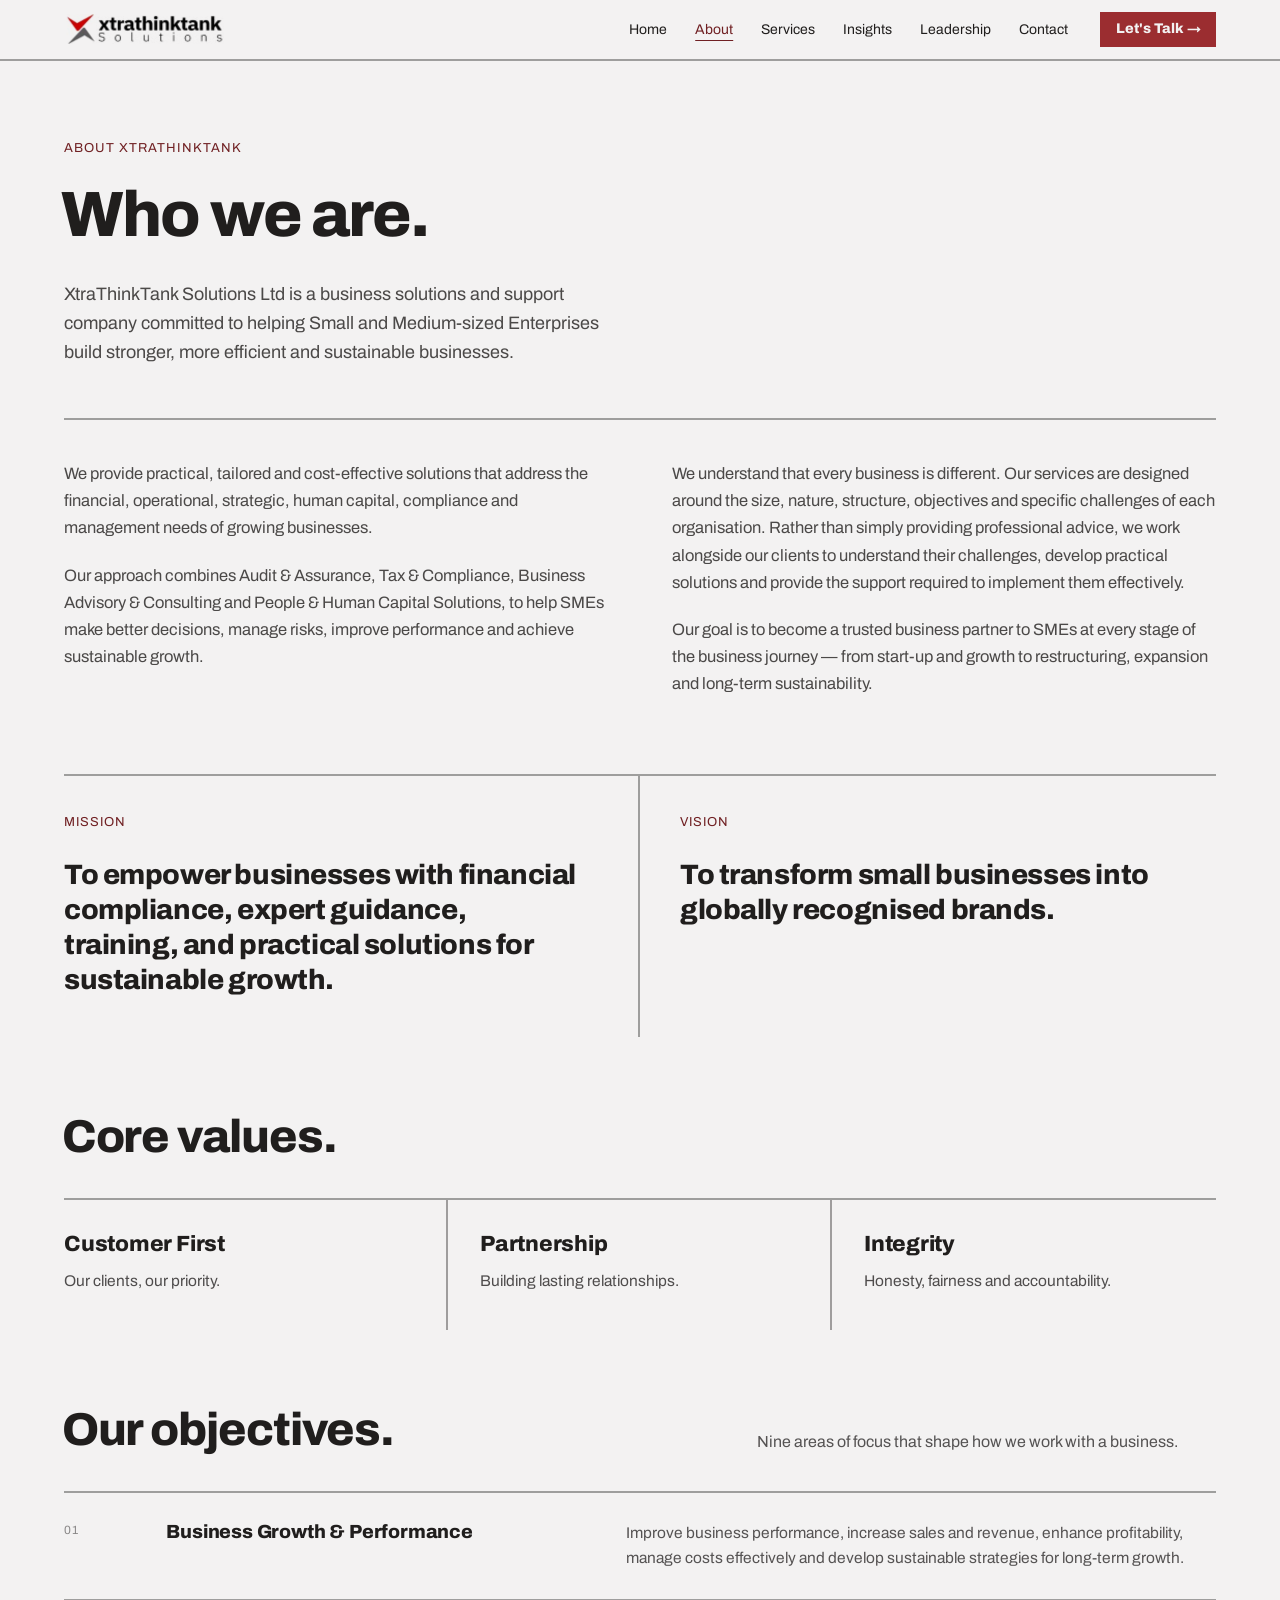
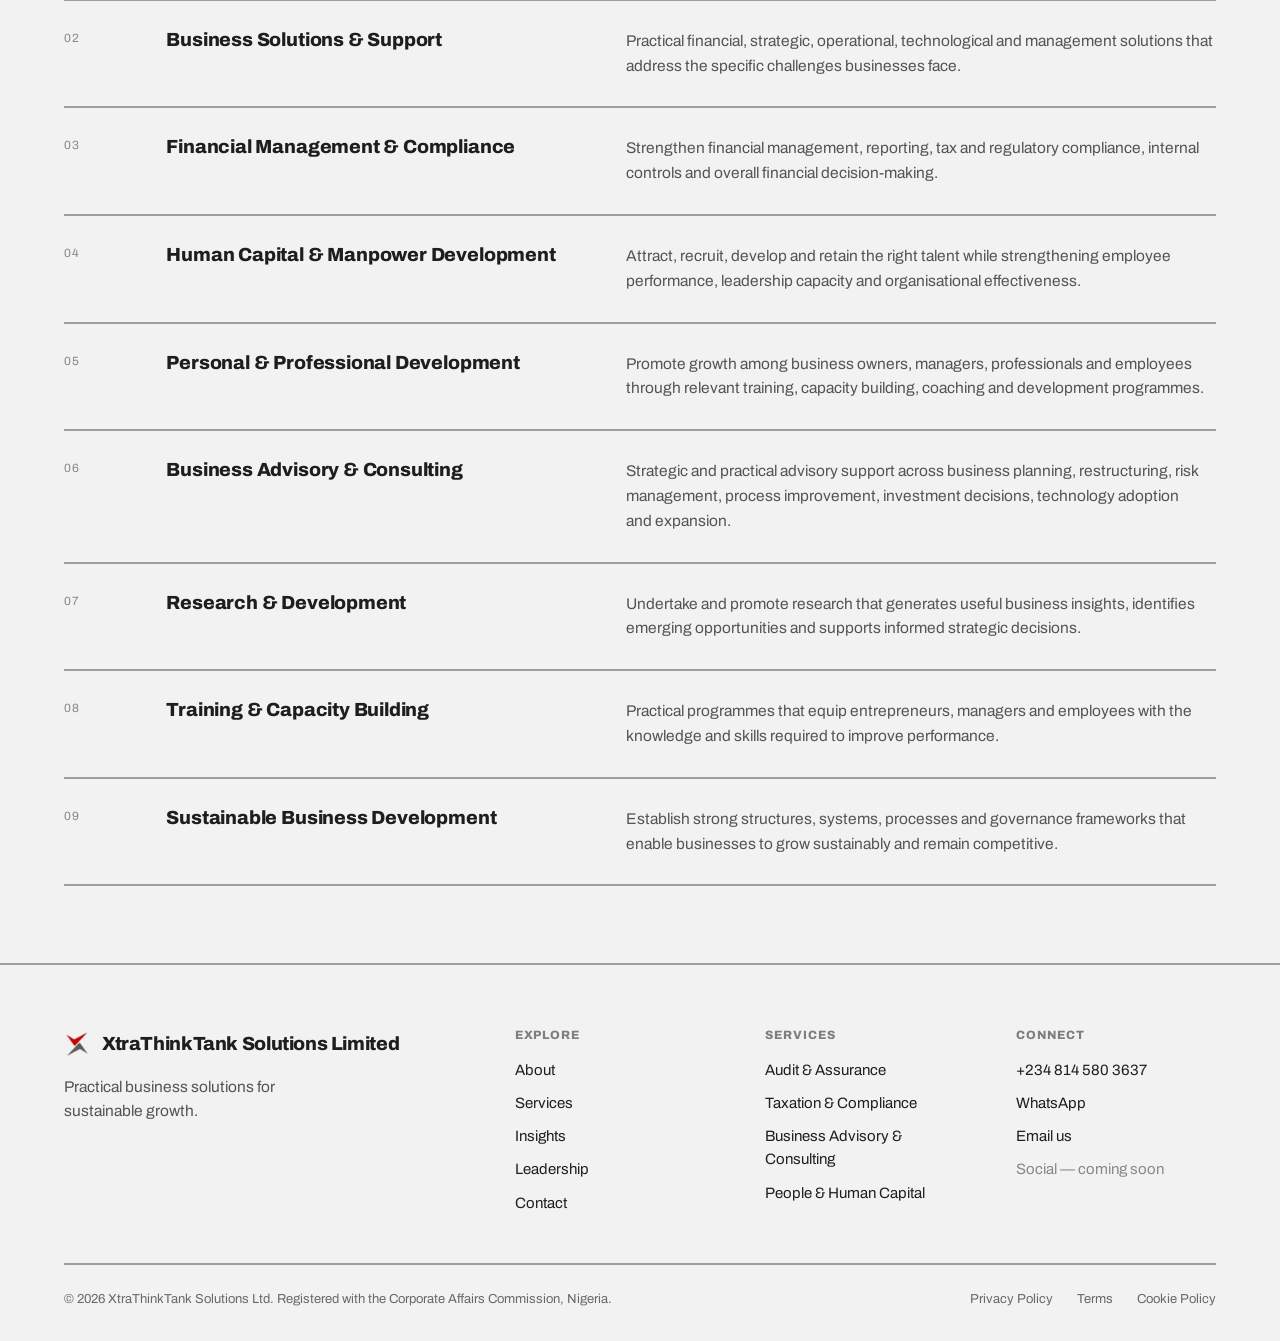
<file: about.html>
<!DOCTYPE html>
<html lang="en">
<head>
<meta charset="utf-8">
<meta name="viewport" content="width=device-width, initial-scale=1">
<title>About | XtraThinkTank Solutions Limited</title>
<link rel="stylesheet" href="assets/css/styles.css">
<script src="assets/js/image-slot.js" defer></script>
<script src="assets/js/style-hooks.js" defer></script>
<style>
  body { margin: 0; text-wrap: pretty; }
  a { color: var(--color-text); }
  a:hover { color: var(--color-accent-700); }
  [data-r]{min-width:0}
  @media (max-width:1120px){
    [data-r="3col"]{grid-template-columns:repeat(2,minmax(0,1fr))!important}
  }
  @media (max-width:900px){
    [data-r="split"],[data-r="form"],[data-r="2col"],[data-r="3col"],[data-r="svc"],[data-r="cap"],[data-r="footer"]{grid-template-columns:minmax(0,1fr)!important}
    [data-r="2col"]>*,[data-r="3col"]>*{border-right:0!important;padding-left:0!important;padding-right:0!important;border-bottom:2px solid var(--color-divider)}
    [data-r="cap"]{gap:8px!important}
    [data-r="svc"]{gap:8px!important}
    [data-r="form"],[data-r="2col"]{gap:24px!important}
  }
</style>
</head>
<body>
<div style="background:var(--color-bg);color:var(--color-text);font-family:var(--font-body);overflow-x:clip">
<a href="#main" style="position:absolute;left:-9999px;top:0;background:var(--color-accent);color:var(--color-bg);padding:12px 16px;z-index:100" style-focus="left:0">Skip to content</a>
<nav class="nav" style="position:sticky;top:0;z-index:50;background:var(--color-bg);padding-left:clamp(24px,5vw,72px);padding-right:clamp(24px,5vw,72px);gap:32px">
  <a class="nav-brand" href="index.html" style="margin-right:auto;display:flex;align-items:center;text-decoration:none">
    <img src="assets/img/brand-logo.png" alt="XtraThinkTank Solutions Limited" style="height:30px;width:auto;display:block">
  </a>
  <div style="display:flex;align-items:center;gap:28px" data-xtt-navlinks>
    <a href="index.html">Home</a>
    <a href="about.html" style="color:var(--color-accent-700);text-decoration:underline;text-underline-offset:6px">About</a>
    <a href="services.html">Services</a>
    <a href="insights.html">Insights</a>
    <a href="leadership.html">Leadership</a>
    <a href="contact.html">Contact</a>
  </div>
  <a data-xtt-navcta class="btn btn-primary" href="contact.html" style="text-decoration:none;color:var(--color-bg)">Let's Talk →</a>
  <button type="button" data-xtt-menubtn class="btn btn-secondary" aria-expanded="false" aria-controls="ip-menu" style="padding:10px 16px;font-size:14px">Menu</button>
</nav>
<div id="ip-menu" data-xtt-menu style="display:none;position:sticky;top:0;z-index:49;background:var(--color-bg);border-bottom:2px solid var(--color-divider)">
  <a href="index.html" style="display:block;padding:18px clamp(24px,5vw,72px);font-family:var(--font-heading);font-weight:800;font-size:19px;color:inherit;text-decoration:none;border-top:2px solid var(--color-divider)" style-hover="color:var(--color-accent)">Home</a>
  <a href="about.html" style="display:block;padding:18px clamp(24px,5vw,72px);font-family:var(--font-heading);font-weight:800;font-size:19px;color:inherit;text-decoration:none;border-top:2px solid var(--color-divider)" style-hover="color:var(--color-accent)">About</a>
  <a href="services.html" style="display:block;padding:18px clamp(24px,5vw,72px);font-family:var(--font-heading);font-weight:800;font-size:19px;color:inherit;text-decoration:none;border-top:2px solid var(--color-divider)" style-hover="color:var(--color-accent)">Services</a>
  <a href="insights.html" style="display:block;padding:18px clamp(24px,5vw,72px);font-family:var(--font-heading);font-weight:800;font-size:19px;color:inherit;text-decoration:none;border-top:2px solid var(--color-divider)" style-hover="color:var(--color-accent)">Insights</a>
  <a href="leadership.html" style="display:block;padding:18px clamp(24px,5vw,72px);font-family:var(--font-heading);font-weight:800;font-size:19px;color:inherit;text-decoration:none;border-top:2px solid var(--color-divider)" style-hover="color:var(--color-accent)">Leadership</a>
  <a href="contact.html" style="display:block;padding:18px clamp(24px,5vw,72px);font-family:var(--font-heading);font-weight:800;font-size:19px;color:inherit;text-decoration:none;border-top:2px solid var(--color-divider)" style-hover="color:var(--color-accent)">Contact</a>
  <div style="padding:20px clamp(24px,5vw,72px) 24px;border-top:2px solid var(--color-divider)">
    <a class="btn btn-primary" href="contact.html" style="text-decoration:none;color:var(--color-bg);width:100%;justify-content:flex-start;padding:16px">Let's Talk →</a>
  </div>
</div>
<main id="main">

  <section style="padding:clamp(48px,6vw,88px) clamp(24px,5vw,72px) clamp(40px,4vw,64px)">
    <div style="max-width:1360px;margin:0 auto">
      <span style="display:block;font-size:13px;letter-spacing:0.08em;text-transform:uppercase;color:var(--color-accent-700);margin:0 0 24px">About XtraThinkTank</span>
      <h1 style="font-family:var(--font-heading);font-weight:800;font-size:clamp(36px,5vw,72px);line-height:1.04;letter-spacing:-0.028em;margin:0;margin-left:-0.05em">Who we are.</h1>
      <p style="font-size:18px;line-height:1.6;margin:32px 0 0;color:color-mix(in srgb, var(--color-text) 80%, transparent);max-width:56ch">XtraThinkTank Solutions Ltd is a business solutions and support company committed to helping Small and Medium-sized Enterprises build stronger, more efficient and sustainable businesses.</p>
    </div>
  </section>

  <section style="padding:0 clamp(24px,5vw,72px) clamp(56px,6vw,96px)">
    <div data-r="split" style="max-width:1360px;margin:0 auto;display:grid;grid-template-columns:minmax(0,6fr) minmax(0,6fr);gap:clamp(32px,5vw,88px);border-top:2px solid var(--color-divider);padding-top:40px">
      <div>
        <p style="font-size:16.5px;line-height:1.65;margin:0;color:color-mix(in srgb, var(--color-text) 80%, transparent)">We provide practical, tailored and cost-effective solutions that address the financial, operational, strategic, human capital, compliance and management needs of growing businesses.</p>
        <p style="font-size:16.5px;line-height:1.65;margin:20px 0 0;color:color-mix(in srgb, var(--color-text) 80%, transparent)">Our approach combines Audit &amp; Assurance, Tax &amp; Compliance, Business Advisory &amp; Consulting and People &amp; Human Capital Solutions, to help SMEs make better decisions, manage risks, improve performance and achieve sustainable growth.</p>
      </div>
      <div>
        <p style="font-size:16.5px;line-height:1.65;margin:0;color:color-mix(in srgb, var(--color-text) 80%, transparent)">We understand that every business is different. Our services are designed around the size, nature, structure, objectives and specific challenges of each organisation. Rather than simply providing professional advice, we work alongside our clients to understand their challenges, develop practical solutions and provide the support required to implement them effectively.</p>
        <p style="font-size:16.5px;line-height:1.65;margin:20px 0 0;color:color-mix(in srgb, var(--color-text) 80%, transparent)">Our goal is to become a trusted business partner to SMEs at every stage of the business journey — from start-up and growth to restructuring, expansion and long-term sustainability.</p>
      </div>
    </div>
  </section>

  <section style="padding:0 clamp(24px,5vw,72px) clamp(56px,6vw,96px)">
    <div data-r="2col" style="max-width:1360px;margin:0 auto;display:grid;grid-template-columns:repeat(2,minmax(0,1fr));border-top:2px solid var(--color-divider)">
      <div data-vgrid-cell style="padding:36px 40px 40px 0;border-right:2px solid var(--color-divider)">
        <span style="display:block;font-size:13px;letter-spacing:0.08em;text-transform:uppercase;color:var(--color-accent-700);margin:0 0 24px">Mission</span>
        <p style="font-family:var(--font-heading);font-weight:800;font-size:clamp(20px,2.2vw,28px);line-height:1.25;letter-spacing:-0.015em;margin:0">To empower businesses with financial compliance, expert guidance, training, and practical solutions for sustainable growth.</p>
      </div>
      <div data-vgrid-cell style="padding:36px 0 40px 40px">
        <span style="display:block;font-size:13px;letter-spacing:0.08em;text-transform:uppercase;color:var(--color-accent-700);margin:0 0 24px">Vision</span>
        <p style="font-family:var(--font-heading);font-weight:800;font-size:clamp(20px,2.2vw,28px);line-height:1.25;letter-spacing:-0.015em;margin:0">To transform small businesses into globally recognised brands.</p>
      </div>
    </div>
  </section>

  <section style="padding:0 clamp(24px,5vw,72px) clamp(56px,6vw,96px)">
    <div style="max-width:1360px;margin:0 auto">
      <h2 style="font-family:var(--font-heading);font-weight:800;font-size:clamp(28px,3.6vw,50px);line-height:1.06;letter-spacing:-0.024em;margin:0;margin-left:-0.05em;margin-bottom:36px">Core values.</h2>
      <div data-r="3col" style="display:grid;grid-template-columns:repeat(3,minmax(0,1fr));border-top:2px solid var(--color-divider)">
        <div style="padding:32px 32px 36px 0;border-right:2px solid var(--color-divider)">
          <h3 style="font-family:var(--font-heading);font-weight:800;font-size:22px;letter-spacing:-0.01em;margin:0 0 12px">Customer First</h3><p style="font-size:15.5px;line-height:1.6;margin:0;color:color-mix(in srgb, var(--color-text) 78%, transparent)">Our clients, our priority.</p>
        </div>
        <div style="padding:32px 32px 36px;border-right:2px solid var(--color-divider)">
          <h3 style="font-family:var(--font-heading);font-weight:800;font-size:22px;letter-spacing:-0.01em;margin:0 0 12px">Partnership</h3><p style="font-size:15.5px;line-height:1.6;margin:0;color:color-mix(in srgb, var(--color-text) 78%, transparent)">Building lasting relationships.</p>
        </div>
        <div style="padding:32px 0 36px 32px">
          <h3 style="font-family:var(--font-heading);font-weight:800;font-size:22px;letter-spacing:-0.01em;margin:0 0 12px">Integrity</h3><p style="font-size:15.5px;line-height:1.6;margin:0;color:color-mix(in srgb, var(--color-text) 78%, transparent)">Honesty, fairness and accountability.</p>
        </div>
      </div>
    </div>
  </section>

  <section style="padding:0 clamp(24px,5vw,72px) clamp(56px,6vw,96px)">
    <div style="max-width:1360px;margin:0 auto">
      <div data-r="split" style="display:grid;grid-template-columns:minmax(0,7fr) minmax(0,5fr);gap:clamp(24px,4vw,64px);align-items:end;padding-bottom:36px">
        <h2 style="font-family:var(--font-heading);font-weight:800;font-size:clamp(28px,3.6vw,50px);line-height:1.06;letter-spacing:-0.024em;margin:0;margin-left:-0.05em">Our objectives.</h2>
        <p style="font-size:16px;line-height:1.65;margin:0;color:color-mix(in srgb, var(--color-text) 75%, transparent)">Nine areas of focus that shape how we work with a business.</p>
      </div>
      <div style="border-top:2px solid var(--color-divider)">
        <div data-r="cap" style="display:grid;grid-template-columns:64px minmax(0,5fr) minmax(0,7fr);gap:clamp(16px,3vw,48px);padding:28px 0;border-bottom:2px solid var(--color-divider)"><span style="font-size:12px;letter-spacing:0.08em;color:color-mix(in srgb, var(--color-text) 50%, transparent)">01</span><h3 style="font-family:var(--font-heading);font-weight:800;font-size:19px;letter-spacing:-0.01em;margin:0">Business Growth &amp; Performance</h3><p style="font-size:15.5px;line-height:1.6;margin:0;color:color-mix(in srgb, var(--color-text) 75%, transparent)">Improve business performance, increase sales and revenue, enhance profitability, manage costs effectively and develop sustainable strategies for long-term growth.</p></div>
        <div data-r="cap" style="display:grid;grid-template-columns:64px minmax(0,5fr) minmax(0,7fr);gap:clamp(16px,3vw,48px);padding:28px 0;border-bottom:2px solid var(--color-divider)"><span style="font-size:12px;letter-spacing:0.08em;color:color-mix(in srgb, var(--color-text) 50%, transparent)">02</span><h3 style="font-family:var(--font-heading);font-weight:800;font-size:19px;letter-spacing:-0.01em;margin:0">Business Solutions &amp; Support</h3><p style="font-size:15.5px;line-height:1.6;margin:0;color:color-mix(in srgb, var(--color-text) 75%, transparent)">Practical financial, strategic, operational, technological and management solutions that address the specific challenges businesses face.</p></div>
        <div data-r="cap" style="display:grid;grid-template-columns:64px minmax(0,5fr) minmax(0,7fr);gap:clamp(16px,3vw,48px);padding:28px 0;border-bottom:2px solid var(--color-divider)"><span style="font-size:12px;letter-spacing:0.08em;color:color-mix(in srgb, var(--color-text) 50%, transparent)">03</span><h3 style="font-family:var(--font-heading);font-weight:800;font-size:19px;letter-spacing:-0.01em;margin:0">Financial Management &amp; Compliance</h3><p style="font-size:15.5px;line-height:1.6;margin:0;color:color-mix(in srgb, var(--color-text) 75%, transparent)">Strengthen financial management, reporting, tax and regulatory compliance, internal controls and overall financial decision-making.</p></div>
        <div data-r="cap" style="display:grid;grid-template-columns:64px minmax(0,5fr) minmax(0,7fr);gap:clamp(16px,3vw,48px);padding:28px 0;border-bottom:2px solid var(--color-divider)"><span style="font-size:12px;letter-spacing:0.08em;color:color-mix(in srgb, var(--color-text) 50%, transparent)">04</span><h3 style="font-family:var(--font-heading);font-weight:800;font-size:19px;letter-spacing:-0.01em;margin:0">Human Capital &amp; Manpower Development</h3><p style="font-size:15.5px;line-height:1.6;margin:0;color:color-mix(in srgb, var(--color-text) 75%, transparent)">Attract, recruit, develop and retain the right talent while strengthening employee performance, leadership capacity and organisational effectiveness.</p></div>
        <div data-r="cap" style="display:grid;grid-template-columns:64px minmax(0,5fr) minmax(0,7fr);gap:clamp(16px,3vw,48px);padding:28px 0;border-bottom:2px solid var(--color-divider)"><span style="font-size:12px;letter-spacing:0.08em;color:color-mix(in srgb, var(--color-text) 50%, transparent)">05</span><h3 style="font-family:var(--font-heading);font-weight:800;font-size:19px;letter-spacing:-0.01em;margin:0">Personal &amp; Professional Development</h3><p style="font-size:15.5px;line-height:1.6;margin:0;color:color-mix(in srgb, var(--color-text) 75%, transparent)">Promote growth among business owners, managers, professionals and employees through relevant training, capacity building, coaching and development programmes.</p></div>
        <div data-r="cap" style="display:grid;grid-template-columns:64px minmax(0,5fr) minmax(0,7fr);gap:clamp(16px,3vw,48px);padding:28px 0;border-bottom:2px solid var(--color-divider)"><span style="font-size:12px;letter-spacing:0.08em;color:color-mix(in srgb, var(--color-text) 50%, transparent)">06</span><h3 style="font-family:var(--font-heading);font-weight:800;font-size:19px;letter-spacing:-0.01em;margin:0">Business Advisory &amp; Consulting</h3><p style="font-size:15.5px;line-height:1.6;margin:0;color:color-mix(in srgb, var(--color-text) 75%, transparent)">Strategic and practical advisory support across business planning, restructuring, risk management, process improvement, investment decisions, technology adoption and expansion.</p></div>
        <div data-r="cap" style="display:grid;grid-template-columns:64px minmax(0,5fr) minmax(0,7fr);gap:clamp(16px,3vw,48px);padding:28px 0;border-bottom:2px solid var(--color-divider)"><span style="font-size:12px;letter-spacing:0.08em;color:color-mix(in srgb, var(--color-text) 50%, transparent)">07</span><h3 style="font-family:var(--font-heading);font-weight:800;font-size:19px;letter-spacing:-0.01em;margin:0">Research &amp; Development</h3><p style="font-size:15.5px;line-height:1.6;margin:0;color:color-mix(in srgb, var(--color-text) 75%, transparent)">Undertake and promote research that generates useful business insights, identifies emerging opportunities and supports informed strategic decisions.</p></div>
        <div data-r="cap" style="display:grid;grid-template-columns:64px minmax(0,5fr) minmax(0,7fr);gap:clamp(16px,3vw,48px);padding:28px 0;border-bottom:2px solid var(--color-divider)"><span style="font-size:12px;letter-spacing:0.08em;color:color-mix(in srgb, var(--color-text) 50%, transparent)">08</span><h3 style="font-family:var(--font-heading);font-weight:800;font-size:19px;letter-spacing:-0.01em;margin:0">Training &amp; Capacity Building</h3><p style="font-size:15.5px;line-height:1.6;margin:0;color:color-mix(in srgb, var(--color-text) 75%, transparent)">Practical programmes that equip entrepreneurs, managers and employees with the knowledge and skills required to improve performance.</p></div>
        <div data-r="cap" style="display:grid;grid-template-columns:64px minmax(0,5fr) minmax(0,7fr);gap:clamp(16px,3vw,48px);padding:28px 0;border-bottom:2px solid var(--color-divider)"><span style="font-size:12px;letter-spacing:0.08em;color:color-mix(in srgb, var(--color-text) 50%, transparent)">09</span><h3 style="font-family:var(--font-heading);font-weight:800;font-size:19px;letter-spacing:-0.01em;margin:0">Sustainable Business Development</h3><p style="font-size:15.5px;line-height:1.6;margin:0;color:color-mix(in srgb, var(--color-text) 75%, transparent)">Establish strong structures, systems, processes and governance frameworks that enable businesses to grow sustainably and remain competitive.</p></div>
      </div>
    </div>
  </section>

</main>
<footer style="border-top:2px solid var(--color-divider);padding:clamp(48px,5vw,80px) clamp(24px,5vw,72px) 32px">
  <div style="max-width:1360px;margin:0 auto">
    <div data-r="footer" style="display:grid;grid-template-columns:minmax(0,4fr) repeat(3,minmax(0,2fr));gap:clamp(24px,4vw,64px)">
      <div>
        <span style="font-family:var(--font-heading);font-weight:800;font-size:19px;letter-spacing:-0.02em;display:flex;align-items:center;gap:12px;margin-bottom:16px"><img src="assets/img/brand-icon.png" alt="" style="width:26px;height:26px;display:block">XtraThinkTank Solutions Limited</span>
        <p style="font-size:15.5px;line-height:1.6;margin:0;max-width:34ch;color:color-mix(in srgb, var(--color-text) 75%, transparent)">Practical business solutions for sustainable growth.</p>
      </div>
      <div>
        <h3 style="font-size:12px;letter-spacing:0.08em;text-transform:uppercase;margin:0 0 16px;color:color-mix(in srgb, var(--color-text) 55%, transparent)">Explore</h3>
        <div style="display:flex;flex-direction:column;gap:10px;font-size:15px">
          <a href="about.html" style="color:inherit;text-decoration:none" style-hover="color:var(--color-accent-700)">About</a>
          <a href="services.html" style="color:inherit;text-decoration:none" style-hover="color:var(--color-accent-700)">Services</a>
          <a href="insights.html" style="color:inherit;text-decoration:none" style-hover="color:var(--color-accent-700)">Insights</a>
          <a href="leadership.html" style="color:inherit;text-decoration:none" style-hover="color:var(--color-accent-700)">Leadership</a>
          <a href="contact.html" style="color:inherit;text-decoration:none" style-hover="color:var(--color-accent-700)">Contact</a>
        </div>
      </div>
      <div>
        <h3 style="font-size:12px;letter-spacing:0.08em;text-transform:uppercase;margin:0 0 16px;color:color-mix(in srgb, var(--color-text) 55%, transparent)">Services</h3>
        <div style="display:flex;flex-direction:column;gap:10px;font-size:15px">
          <a href="audit.html" style="color:inherit;text-decoration:none" style-hover="color:var(--color-accent-700)">Audit &amp; Assurance</a>
          <a href="tax.html" style="color:inherit;text-decoration:none" style-hover="color:var(--color-accent-700)">Taxation &amp; Compliance</a>
          <a href="advisory.html" style="color:inherit;text-decoration:none" style-hover="color:var(--color-accent-700)">Business Advisory &amp; Consulting</a>
          <a href="people.html" style="color:inherit;text-decoration:none" style-hover="color:var(--color-accent-700)">People &amp; Human Capital</a>
        </div>
      </div>
      <div>
        <h3 style="font-size:12px;letter-spacing:0.08em;text-transform:uppercase;margin:0 0 16px;color:color-mix(in srgb, var(--color-text) 55%, transparent)">Connect</h3>
        <div style="display:flex;flex-direction:column;gap:10px;font-size:15px">
          <a href="tel:+2348145803637" style="color:inherit;text-decoration:none" style-hover="color:var(--color-accent-700)">+234 814 580 3637</a>
          <a href="https://wa.me/2348145803637" style="color:inherit;text-decoration:none" style-hover="color:var(--color-accent-700)">WhatsApp</a>
          <a href="mailto:xtrathinktanksolutionsltd@gmail.com" style="color:inherit;text-decoration:none" style-hover="color:var(--color-accent-700)">Email us</a>
          <span style="color:color-mix(in srgb, var(--color-text) 50%, transparent)">Social — coming soon</span>
        </div>
      </div>
    </div>
    <div style="border-top:2px solid var(--color-divider);margin-top:48px;padding-top:24px;display:flex;flex-wrap:wrap;gap:24px;justify-content:space-between;font-size:13px;color:color-mix(in srgb, var(--color-text) 65%, transparent)">
      <span>© 2026 XtraThinkTank Solutions Ltd. Registered with the Corporate Affairs Commission, Nigeria.</span>
      <span style="display:flex;gap:24px;flex-wrap:wrap">
        <a href="contact.html" style="color:inherit;text-decoration:none" style-hover="color:var(--color-accent-700)">Privacy Policy</a>
        <a href="contact.html" style="color:inherit;text-decoration:none" style-hover="color:var(--color-accent-700)">Terms</a>
        <a href="contact.html" style="color:inherit;text-decoration:none" style-hover="color:var(--color-accent-700)">Cookie Policy</a>
      </span>
    </div>
  </div>
</footer>
<a data-xtt-stickycta href="contact.html" class="btn btn-primary" style="display:none;position:fixed;left:16px;right:16px;bottom:16px;z-index:60;padding:16px;font-size:16px;justify-content:flex-start;text-decoration:none;color:var(--color-bg);box-shadow:var(--shadow-lg)">Talk to Us →</a>
</div>
<script>
document.addEventListener('DOMContentLoaded', function () {
  var narrow = function () { return window.innerWidth < 900; };
  var cta = document.querySelector('[data-xtt-stickycta]');
  var navlinks = document.querySelector('[data-xtt-navlinks]');
  var navcta = document.querySelector('[data-xtt-navcta]');
  var menuBtn = document.querySelector('[data-xtt-menubtn]');
  var menu = document.querySelector('[data-xtt-menu]');
  var setMenu = function (open) {
    if (!menu || !menuBtn) return;
    menu.style.display = open ? 'block' : 'none';
    menuBtn.setAttribute('aria-expanded', open ? 'true' : 'false');
    menuBtn.textContent = open ? 'Close' : 'Menu';
  };
  if (menuBtn) menuBtn.addEventListener('click', function () { setMenu(menuBtn.getAttribute('aria-expanded') !== 'true'); });
  if (menu) menu.querySelectorAll('a').forEach(function (a) { a.addEventListener('click', function () { setMenu(false); }); });
  var applyResponsive = function () {
    var n = narrow();
    if (cta) cta.style.display = n ? 'inline-flex' : 'none';
    if (navlinks) navlinks.style.display = n ? 'none' : 'flex';
    if (navcta) navcta.style.display = n ? 'none' : 'inline-flex';
    if (menuBtn) menuBtn.style.display = n ? 'inline-flex' : 'none';
    if (!n) setMenu(false);
  };
  applyResponsive();
  window.addEventListener('resize', applyResponsive);
});
</script>
</body>
</html>
</file>
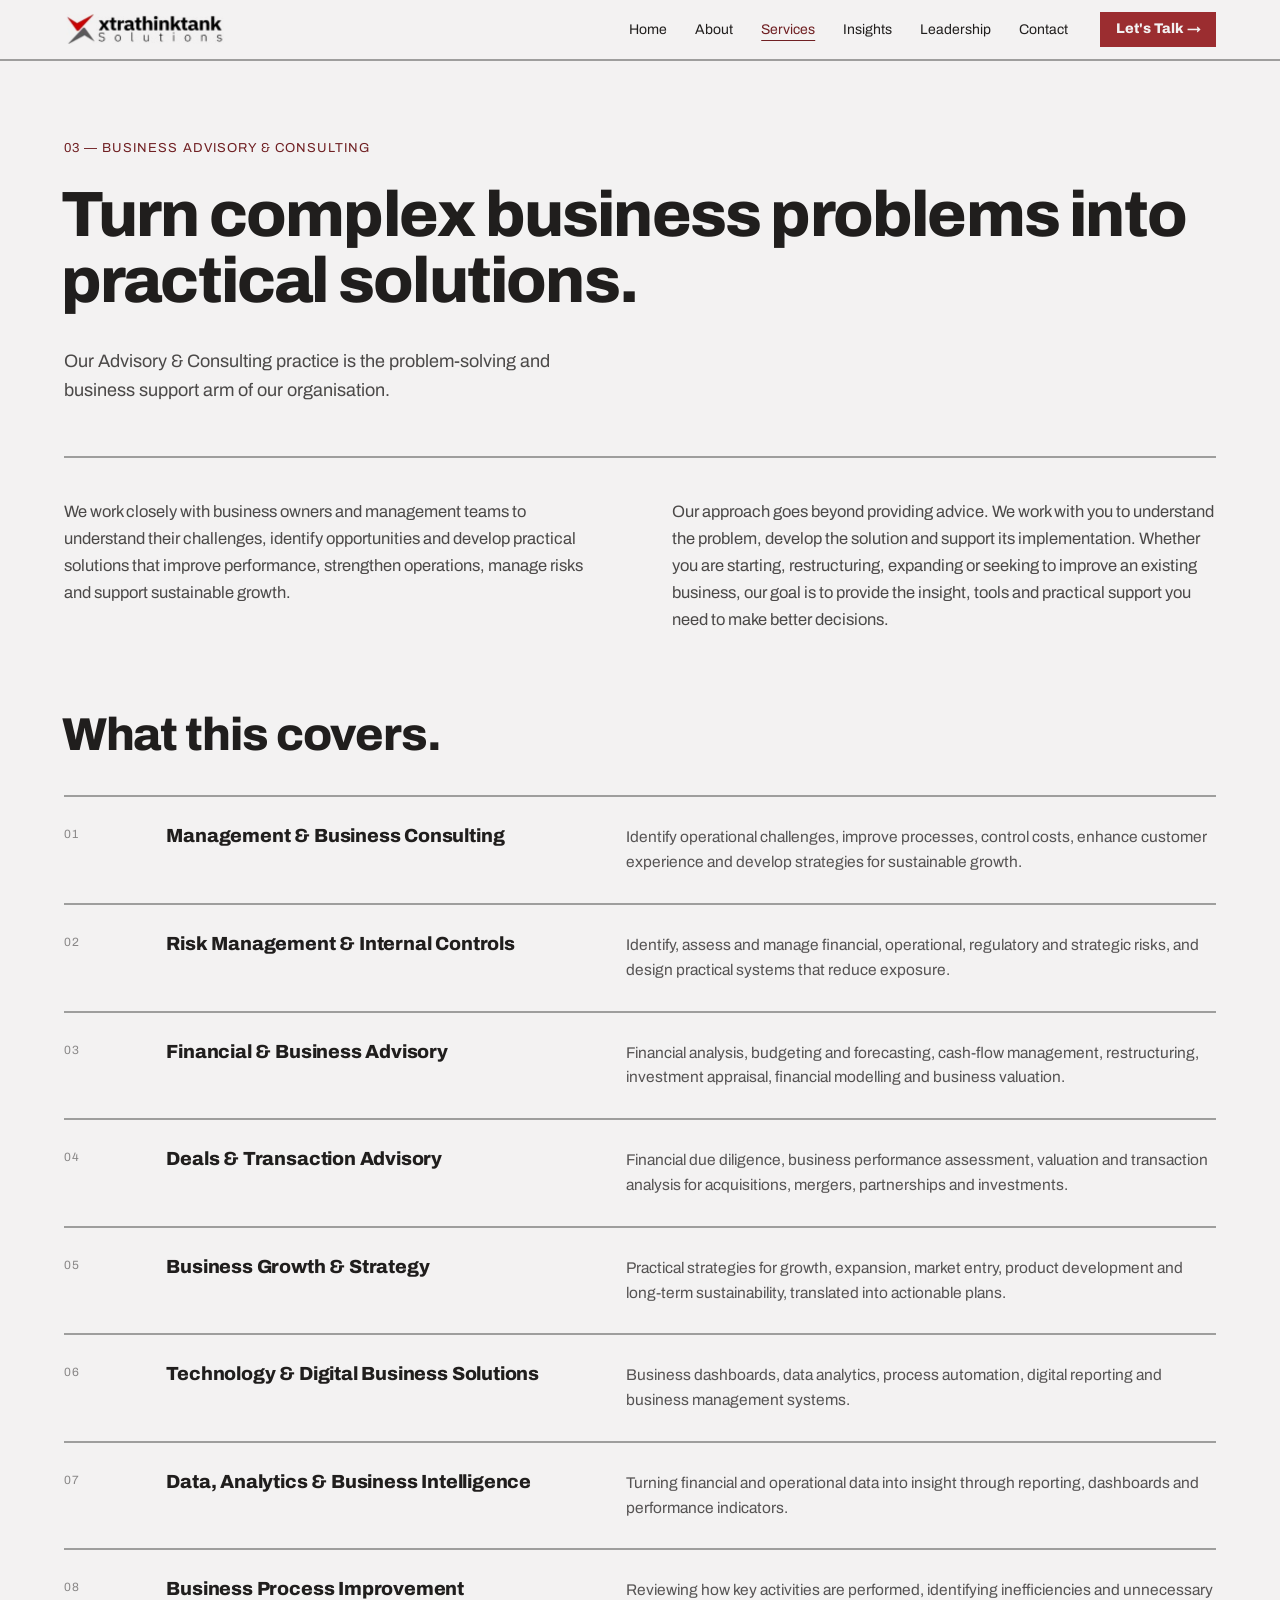
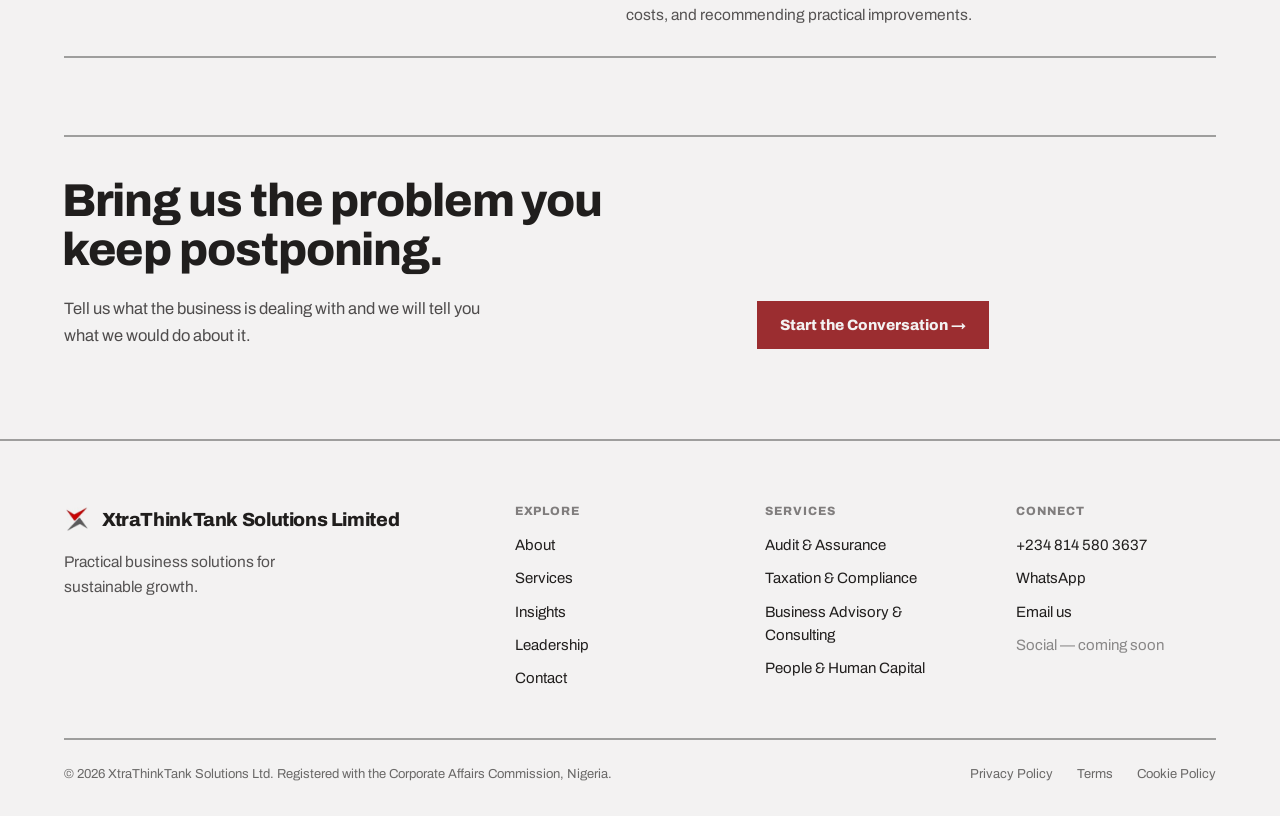
<file: advisory.html>
<!DOCTYPE html>
<html lang="en">
<head>
<meta charset="utf-8">
<meta name="viewport" content="width=device-width, initial-scale=1">
<title>Business Advisory &amp; Consulting | XtraThinkTank Solutions Limited</title>
<link rel="stylesheet" href="assets/css/styles.css">
<script src="assets/js/style-hooks.js" defer></script>
<style>
  body { margin: 0; text-wrap: pretty; }
  a { color: var(--color-text); }
  a:hover { color: var(--color-accent-700); }
  [data-r]{min-width:0}
  @media (max-width:900px){
    [data-r="split"],[data-r="form"],[data-r="2col"],[data-r="3col"],[data-r="svc"],[data-r="cap"],[data-r="footer"]{grid-template-columns:minmax(0,1fr)!important}
    [data-r="2col"]>*,[data-r="3col"]>*{border-right:0!important;padding-left:0!important;padding-right:0!important;border-bottom:2px solid var(--color-divider)}
    [data-r="cap"]{gap:8px!important}
  }
</style>
</head>
<body>
<div style="background:var(--color-bg);color:var(--color-text);font-family:var(--font-body);overflow-x:clip">
<a href="#main" style="position:absolute;left:-9999px;top:0;background:var(--color-accent);color:var(--color-bg);padding:12px 16px;z-index:100" style-focus="left:0">Skip to content</a>
<nav class="nav" style="position:sticky;top:0;z-index:50;background:var(--color-bg);padding-left:clamp(24px,5vw,72px);padding-right:clamp(24px,5vw,72px);gap:32px">
  <a class="nav-brand" href="index.html" style="margin-right:auto;display:flex;align-items:center;text-decoration:none"><img src="assets/img/brand-logo.png" alt="XtraThinkTank Solutions Limited" style="height:30px;width:auto;display:block"></a>
  <div style="display:flex;align-items:center;gap:28px" data-xtt-navlinks>
    <a href="index.html">Home</a>
    <a href="about.html">About</a>
    <a href="services.html" style="color:var(--color-accent-700);text-decoration:underline;text-underline-offset:6px">Services</a>
    <a href="insights.html">Insights</a>
    <a href="leadership.html">Leadership</a>
    <a href="contact.html">Contact</a>
  </div>
  <a data-xtt-navcta class="btn btn-primary" href="contact.html" style="text-decoration:none;color:var(--color-bg)">Let's Talk →</a>
  <button type="button" data-xtt-menubtn class="btn btn-secondary" aria-expanded="false" aria-controls="ip-menu" style="padding:10px 16px;font-size:14px">Menu</button>
</nav>
<div id="ip-menu" data-xtt-menu style="display:none;position:sticky;top:0;z-index:49;background:var(--color-bg);border-bottom:2px solid var(--color-divider)">
  <a href="index.html" style="display:block;padding:18px clamp(24px,5vw,72px);font-family:var(--font-heading);font-weight:800;font-size:19px;color:inherit;text-decoration:none;border-top:2px solid var(--color-divider)" style-hover="color:var(--color-accent)">Home</a>
  <a href="about.html" style="display:block;padding:18px clamp(24px,5vw,72px);font-family:var(--font-heading);font-weight:800;font-size:19px;color:inherit;text-decoration:none;border-top:2px solid var(--color-divider)" style-hover="color:var(--color-accent)">About</a>
  <a href="services.html" style="display:block;padding:18px clamp(24px,5vw,72px);font-family:var(--font-heading);font-weight:800;font-size:19px;color:inherit;text-decoration:none;border-top:2px solid var(--color-divider)" style-hover="color:var(--color-accent)">Services</a>
  <a href="insights.html" style="display:block;padding:18px clamp(24px,5vw,72px);font-family:var(--font-heading);font-weight:800;font-size:19px;color:inherit;text-decoration:none;border-top:2px solid var(--color-divider)" style-hover="color:var(--color-accent)">Insights</a>
  <a href="leadership.html" style="display:block;padding:18px clamp(24px,5vw,72px);font-family:var(--font-heading);font-weight:800;font-size:19px;color:inherit;text-decoration:none;border-top:2px solid var(--color-divider)" style-hover="color:var(--color-accent)">Leadership</a>
  <a href="contact.html" style="display:block;padding:18px clamp(24px,5vw,72px);font-family:var(--font-heading);font-weight:800;font-size:19px;color:inherit;text-decoration:none;border-top:2px solid var(--color-divider)" style-hover="color:var(--color-accent)">Contact</a>
  <div style="padding:20px clamp(24px,5vw,72px) 24px;border-top:2px solid var(--color-divider)"><a class="btn btn-primary" href="contact.html" style="text-decoration:none;color:var(--color-bg);width:100%;justify-content:flex-start;padding:16px">Let's Talk →</a></div>
</div>
<main id="main">

  <section style="padding:clamp(48px,6vw,88px) clamp(24px,5vw,72px) clamp(40px,4vw,64px)">
    <div style="max-width:1360px;margin:0 auto">
      <span style="display:block;font-size:13px;letter-spacing:0.08em;text-transform:uppercase;color:var(--color-accent-700);margin:0 0 24px">03 — Business Advisory &amp; Consulting</span>
      <h1 style="font-family:var(--font-heading);font-weight:800;font-size:clamp(36px,5vw,72px);line-height:1.04;letter-spacing:-0.028em;margin:0;margin-left:-0.05em">Turn complex business problems into practical solutions.</h1>
      <p style="font-size:18px;line-height:1.6;margin:32px 0 0;color:color-mix(in srgb, var(--color-text) 80%, transparent);max-width:56ch">Our Advisory &amp; Consulting practice is the problem-solving and business support arm of our organisation.</p>
    </div>
  </section>

  <section style="padding:0 clamp(24px,5vw,72px) clamp(56px,6vw,96px)">
    <div data-r="split" style="max-width:1360px;margin:0 auto;display:grid;grid-template-columns:minmax(0,6fr) minmax(0,6fr);gap:clamp(32px,5vw,88px);border-top:2px solid var(--color-divider);padding-top:40px">
      <div><p style="font-size:16.5px;line-height:1.65;margin:0;color:color-mix(in srgb, var(--color-text) 80%, transparent)">We work closely with business owners and management teams to understand their challenges, identify opportunities and develop practical solutions that improve performance, strengthen operations, manage risks and support sustainable growth.</p></div>
      <div><p style="font-size:16.5px;line-height:1.65;margin:0;color:color-mix(in srgb, var(--color-text) 80%, transparent)">Our approach goes beyond providing advice. We work with you to understand the problem, develop the solution and support its implementation. Whether you are starting, restructuring, expanding or seeking to improve an existing business, our goal is to provide the insight, tools and practical support you need to make better decisions.</p></div>
    </div>
  </section>

  <section style="padding:0 clamp(24px,5vw,72px) clamp(56px,6vw,96px)">
    <div style="max-width:1360px;margin:0 auto">
      <div data-r="split" style="display:grid;grid-template-columns:minmax(0,7fr) minmax(0,5fr);gap:clamp(24px,4vw,64px);align-items:end;padding-bottom:36px">
        <h2 style="font-family:var(--font-heading);font-weight:800;font-size:clamp(28px,3.6vw,50px);line-height:1.06;letter-spacing:-0.024em;margin:0;margin-left:-0.05em">What this covers.</h2>
        <span></span>
      </div>
      <div style="border-top:2px solid var(--color-divider)">
        <div data-r="cap" style="display:grid;grid-template-columns:64px minmax(0,5fr) minmax(0,7fr);gap:clamp(16px,3vw,48px);padding:28px 0;border-bottom:2px solid var(--color-divider)"><span style="font-size:12px;letter-spacing:0.08em;color:color-mix(in srgb, var(--color-text) 50%, transparent)">01</span><h3 style="font-family:var(--font-heading);font-weight:800;font-size:19px;letter-spacing:-0.01em;margin:0">Management &amp; Business Consulting</h3><p style="font-size:15.5px;line-height:1.6;margin:0;color:color-mix(in srgb, var(--color-text) 75%, transparent)">Identify operational challenges, improve processes, control costs, enhance customer experience and develop strategies for sustainable growth.</p></div>
        <div data-r="cap" style="display:grid;grid-template-columns:64px minmax(0,5fr) minmax(0,7fr);gap:clamp(16px,3vw,48px);padding:28px 0;border-bottom:2px solid var(--color-divider)"><span style="font-size:12px;letter-spacing:0.08em;color:color-mix(in srgb, var(--color-text) 50%, transparent)">02</span><h3 style="font-family:var(--font-heading);font-weight:800;font-size:19px;letter-spacing:-0.01em;margin:0">Risk Management &amp; Internal Controls</h3><p style="font-size:15.5px;line-height:1.6;margin:0;color:color-mix(in srgb, var(--color-text) 75%, transparent)">Identify, assess and manage financial, operational, regulatory and strategic risks, and design practical systems that reduce exposure.</p></div>
        <div data-r="cap" style="display:grid;grid-template-columns:64px minmax(0,5fr) minmax(0,7fr);gap:clamp(16px,3vw,48px);padding:28px 0;border-bottom:2px solid var(--color-divider)"><span style="font-size:12px;letter-spacing:0.08em;color:color-mix(in srgb, var(--color-text) 50%, transparent)">03</span><h3 style="font-family:var(--font-heading);font-weight:800;font-size:19px;letter-spacing:-0.01em;margin:0">Financial &amp; Business Advisory</h3><p style="font-size:15.5px;line-height:1.6;margin:0;color:color-mix(in srgb, var(--color-text) 75%, transparent)">Financial analysis, budgeting and forecasting, cash-flow management, restructuring, investment appraisal, financial modelling and business valuation.</p></div>
        <div data-r="cap" style="display:grid;grid-template-columns:64px minmax(0,5fr) minmax(0,7fr);gap:clamp(16px,3vw,48px);padding:28px 0;border-bottom:2px solid var(--color-divider)"><span style="font-size:12px;letter-spacing:0.08em;color:color-mix(in srgb, var(--color-text) 50%, transparent)">04</span><h3 style="font-family:var(--font-heading);font-weight:800;font-size:19px;letter-spacing:-0.01em;margin:0">Deals &amp; Transaction Advisory</h3><p style="font-size:15.5px;line-height:1.6;margin:0;color:color-mix(in srgb, var(--color-text) 75%, transparent)">Financial due diligence, business performance assessment, valuation and transaction analysis for acquisitions, mergers, partnerships and investments.</p></div>
        <div data-r="cap" style="display:grid;grid-template-columns:64px minmax(0,5fr) minmax(0,7fr);gap:clamp(16px,3vw,48px);padding:28px 0;border-bottom:2px solid var(--color-divider)"><span style="font-size:12px;letter-spacing:0.08em;color:color-mix(in srgb, var(--color-text) 50%, transparent)">05</span><h3 style="font-family:var(--font-heading);font-weight:800;font-size:19px;letter-spacing:-0.01em;margin:0">Business Growth &amp; Strategy</h3><p style="font-size:15.5px;line-height:1.6;margin:0;color:color-mix(in srgb, var(--color-text) 75%, transparent)">Practical strategies for growth, expansion, market entry, product development and long-term sustainability, translated into actionable plans.</p></div>
        <div data-r="cap" style="display:grid;grid-template-columns:64px minmax(0,5fr) minmax(0,7fr);gap:clamp(16px,3vw,48px);padding:28px 0;border-bottom:2px solid var(--color-divider)"><span style="font-size:12px;letter-spacing:0.08em;color:color-mix(in srgb, var(--color-text) 50%, transparent)">06</span><h3 style="font-family:var(--font-heading);font-weight:800;font-size:19px;letter-spacing:-0.01em;margin:0">Technology &amp; Digital Business Solutions</h3><p style="font-size:15.5px;line-height:1.6;margin:0;color:color-mix(in srgb, var(--color-text) 75%, transparent)">Business dashboards, data analytics, process automation, digital reporting and business management systems.</p></div>
        <div data-r="cap" style="display:grid;grid-template-columns:64px minmax(0,5fr) minmax(0,7fr);gap:clamp(16px,3vw,48px);padding:28px 0;border-bottom:2px solid var(--color-divider)"><span style="font-size:12px;letter-spacing:0.08em;color:color-mix(in srgb, var(--color-text) 50%, transparent)">07</span><h3 style="font-family:var(--font-heading);font-weight:800;font-size:19px;letter-spacing:-0.01em;margin:0">Data, Analytics &amp; Business Intelligence</h3><p style="font-size:15.5px;line-height:1.6;margin:0;color:color-mix(in srgb, var(--color-text) 75%, transparent)">Turning financial and operational data into insight through reporting, dashboards and performance indicators.</p></div>
        <div data-r="cap" style="display:grid;grid-template-columns:64px minmax(0,5fr) minmax(0,7fr);gap:clamp(16px,3vw,48px);padding:28px 0;border-bottom:2px solid var(--color-divider)"><span style="font-size:12px;letter-spacing:0.08em;color:color-mix(in srgb, var(--color-text) 50%, transparent)">08</span><h3 style="font-family:var(--font-heading);font-weight:800;font-size:19px;letter-spacing:-0.01em;margin:0">Business Process Improvement</h3><p style="font-size:15.5px;line-height:1.6;margin:0;color:color-mix(in srgb, var(--color-text) 75%, transparent)">Reviewing how key activities are performed, identifying inefficiencies and unnecessary costs, and recommending practical improvements.</p></div>
      </div>
    </div>
  </section>

  <section style="padding:0 clamp(24px,5vw,72px) clamp(64px,7vw,104px)">
    <div data-r="split" style="max-width:1360px;margin:0 auto;display:grid;grid-template-columns:minmax(0,7fr) minmax(0,5fr);gap:clamp(24px,4vw,64px);align-items:end;border-top:2px solid var(--color-divider);padding-top:40px">
      <div>
        <h2 style="font-family:var(--font-heading);font-weight:800;font-size:clamp(28px,3.6vw,50px);line-height:1.06;letter-spacing:-0.024em;margin:0;margin-left:-0.05em">Bring us the problem you keep postponing.</h2>
        <p style="font-size:16.5px;line-height:1.65;margin:20px 0 0;max-width:48ch;color:color-mix(in srgb, var(--color-text) 78%, transparent)">Tell us what the business is dealing with and we will tell you what we would do about it.</p>
      </div>
      <div><a class="btn btn-primary" href="https://wa.me/2348145803637?text=Hi%2C%20I%27d%20like%20to%20talk%20about%20Business%20Advisory%20%26%20Consulting." target="_blank" rel="noopener" style="text-decoration:none;color:var(--color-bg);padding:14px 22px;font-size:15px">Start the Conversation →</a></div>
    </div>
  </section>

</main>
<footer style="border-top:2px solid var(--color-divider);padding:clamp(48px,5vw,80px) clamp(24px,5vw,72px) 32px">
  <div style="max-width:1360px;margin:0 auto">
    <div data-r="footer" style="display:grid;grid-template-columns:minmax(0,4fr) repeat(3,minmax(0,2fr));gap:clamp(24px,4vw,64px)">
      <div><span style="font-family:var(--font-heading);font-weight:800;font-size:19px;letter-spacing:-0.02em;display:flex;align-items:center;gap:12px;margin-bottom:16px"><img src="assets/img/brand-icon.png" alt="" style="width:26px;height:26px;display:block">XtraThinkTank Solutions Limited</span><p style="font-size:15.5px;line-height:1.6;margin:0;max-width:34ch;color:color-mix(in srgb, var(--color-text) 75%, transparent)">Practical business solutions for sustainable growth.</p></div>
      <div><h3 style="font-size:12px;letter-spacing:0.08em;text-transform:uppercase;margin:0 0 16px;color:color-mix(in srgb, var(--color-text) 55%, transparent)">Explore</h3><div style="display:flex;flex-direction:column;gap:10px;font-size:15px"><a href="about.html" style="color:inherit;text-decoration:none" style-hover="color:var(--color-accent-700)">About</a><a href="services.html" style="color:inherit;text-decoration:none" style-hover="color:var(--color-accent-700)">Services</a><a href="insights.html" style="color:inherit;text-decoration:none" style-hover="color:var(--color-accent-700)">Insights</a><a href="leadership.html" style="color:inherit;text-decoration:none" style-hover="color:var(--color-accent-700)">Leadership</a><a href="contact.html" style="color:inherit;text-decoration:none" style-hover="color:var(--color-accent-700)">Contact</a></div></div>
      <div><h3 style="font-size:12px;letter-spacing:0.08em;text-transform:uppercase;margin:0 0 16px;color:color-mix(in srgb, var(--color-text) 55%, transparent)">Services</h3><div style="display:flex;flex-direction:column;gap:10px;font-size:15px"><a href="audit.html" style="color:inherit;text-decoration:none" style-hover="color:var(--color-accent-700)">Audit &amp; Assurance</a><a href="tax.html" style="color:inherit;text-decoration:none" style-hover="color:var(--color-accent-700)">Taxation &amp; Compliance</a><a href="advisory.html" style="color:inherit;text-decoration:none" style-hover="color:var(--color-accent-700)">Business Advisory &amp; Consulting</a><a href="people.html" style="color:inherit;text-decoration:none" style-hover="color:var(--color-accent-700)">People &amp; Human Capital</a></div></div>
      <div><h3 style="font-size:12px;letter-spacing:0.08em;text-transform:uppercase;margin:0 0 16px;color:color-mix(in srgb, var(--color-text) 55%, transparent)">Connect</h3><div style="display:flex;flex-direction:column;gap:10px;font-size:15px"><a href="tel:+2348145803637" style="color:inherit;text-decoration:none" style-hover="color:var(--color-accent-700)">+234 814 580 3637</a><a href="https://wa.me/2348145803637" style="color:inherit;text-decoration:none" style-hover="color:var(--color-accent-700)">WhatsApp</a><a href="mailto:xtrathinktanksolutionsltd@gmail.com" style="color:inherit;text-decoration:none" style-hover="color:var(--color-accent-700)">Email us</a><span style="color:color-mix(in srgb, var(--color-text) 50%, transparent)">Social — coming soon</span></div></div>
    </div>
    <div style="border-top:2px solid var(--color-divider);margin-top:48px;padding-top:24px;display:flex;flex-wrap:wrap;gap:24px;justify-content:space-between;font-size:13px;color:color-mix(in srgb, var(--color-text) 65%, transparent)">
      <span>© 2026 XtraThinkTank Solutions Ltd. Registered with the Corporate Affairs Commission, Nigeria.</span>
      <span style="display:flex;gap:24px;flex-wrap:wrap"><a href="contact.html" style="color:inherit;text-decoration:none" style-hover="color:var(--color-accent-700)">Privacy Policy</a><a href="contact.html" style="color:inherit;text-decoration:none" style-hover="color:var(--color-accent-700)">Terms</a><a href="contact.html" style="color:inherit;text-decoration:none" style-hover="color:var(--color-accent-700)">Cookie Policy</a></span>
    </div>
  </div>
</footer>
<a data-xtt-stickycta href="contact.html" class="btn btn-primary" style="display:none;position:fixed;left:16px;right:16px;bottom:16px;z-index:60;padding:16px;font-size:16px;justify-content:flex-start;text-decoration:none;color:var(--color-bg);box-shadow:var(--shadow-lg)">Talk to Us →</a>
</div>
<script>
document.addEventListener('DOMContentLoaded', function () {
  var narrow = function () { return window.innerWidth < 900; };
  var cta = document.querySelector('[data-xtt-stickycta]');
  var navlinks = document.querySelector('[data-xtt-navlinks]');
  var navcta = document.querySelector('[data-xtt-navcta]');
  var menuBtn = document.querySelector('[data-xtt-menubtn]');
  var menu = document.querySelector('[data-xtt-menu]');
  var setMenu = function (open) {
    if (!menu || !menuBtn) return;
    menu.style.display = open ? 'block' : 'none';
    menuBtn.setAttribute('aria-expanded', open ? 'true' : 'false');
    menuBtn.textContent = open ? 'Close' : 'Menu';
  };
  if (menuBtn) menuBtn.addEventListener('click', function () { setMenu(menuBtn.getAttribute('aria-expanded') !== 'true'); });
  if (menu) menu.querySelectorAll('a').forEach(function (a) { a.addEventListener('click', function () { setMenu(false); }); });
  var applyResponsive = function () {
    var n = narrow();
    if (cta) cta.style.display = n ? 'inline-flex' : 'none';
    if (navlinks) navlinks.style.display = n ? 'none' : 'flex';
    if (navcta) navcta.style.display = n ? 'none' : 'inline-flex';
    if (menuBtn) menuBtn.style.display = n ? 'inline-flex' : 'none';
    if (!n) setMenu(false);
  };
  applyResponsive();
  window.addEventListener('resize', applyResponsive);
});
</script>
</body>
</html>
</file>
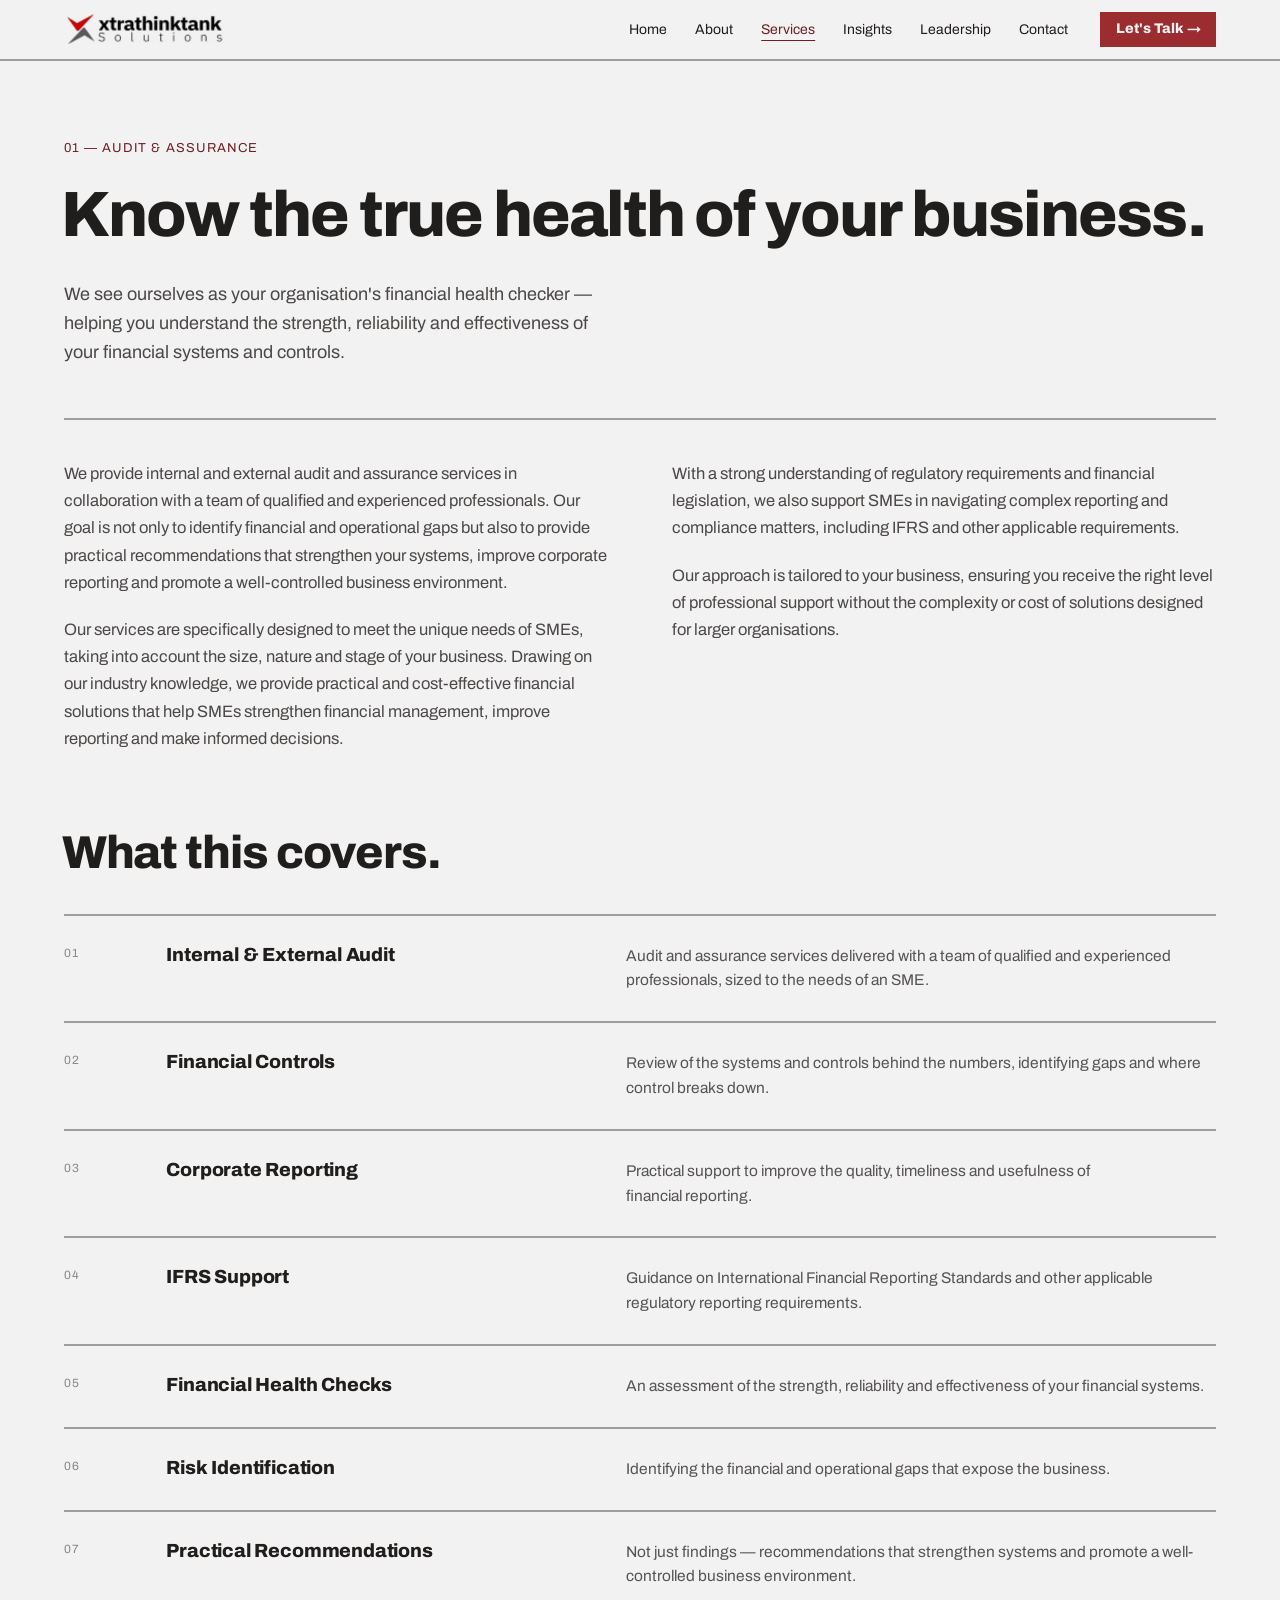
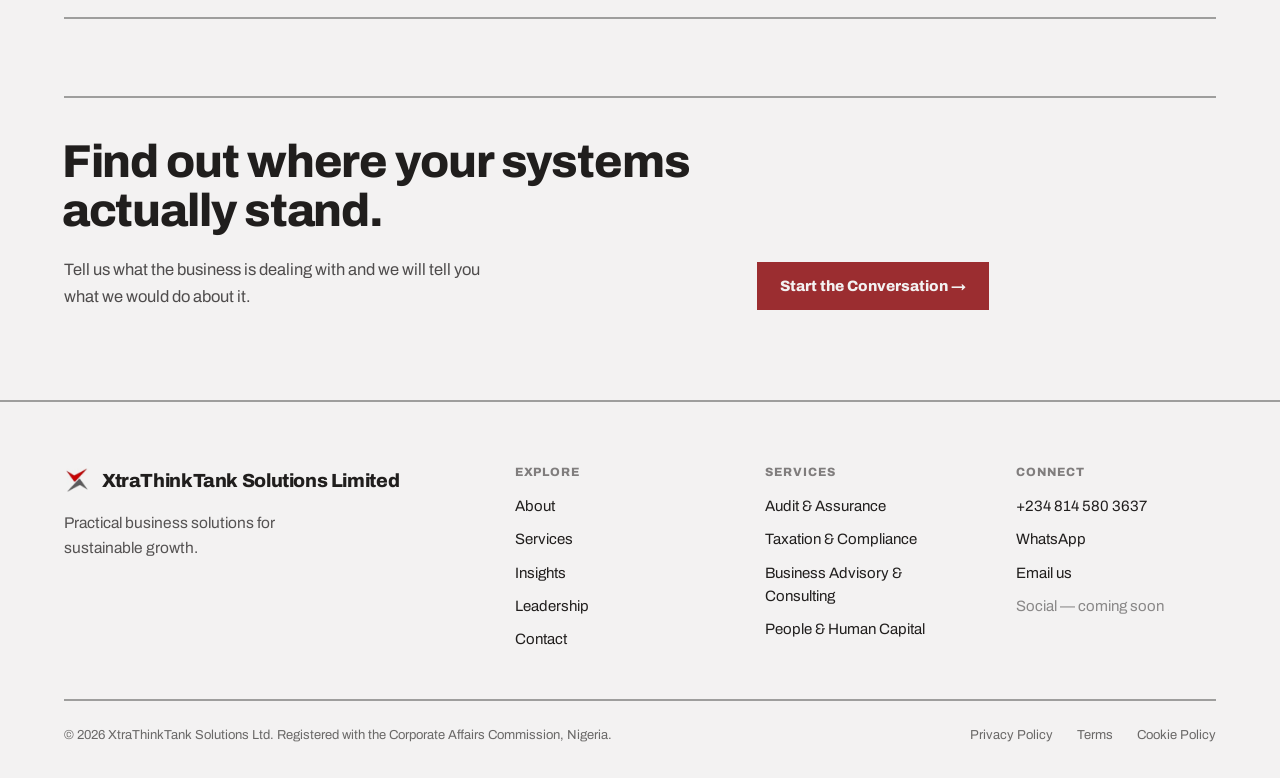
<file: audit.html>
<!DOCTYPE html>
<html lang="en">
<head>
<meta charset="utf-8">
<meta name="viewport" content="width=device-width, initial-scale=1">
<title>Audit &amp; Assurance | XtraThinkTank Solutions Limited</title>
<link rel="stylesheet" href="assets/css/styles.css">
<script src="assets/js/style-hooks.js" defer></script>
<style>
  body { margin: 0; text-wrap: pretty; }
  a { color: var(--color-text); }
  a:hover { color: var(--color-accent-700); }
  [data-r]{min-width:0}
  @media (max-width:900px){
    [data-r="split"],[data-r="form"],[data-r="2col"],[data-r="3col"],[data-r="svc"],[data-r="cap"],[data-r="footer"]{grid-template-columns:minmax(0,1fr)!important}
    [data-r="2col"]>*,[data-r="3col"]>*{border-right:0!important;padding-left:0!important;padding-right:0!important;border-bottom:2px solid var(--color-divider)}
    [data-r="cap"]{gap:8px!important}
  }
</style>
</head>
<body>
<div style="background:var(--color-bg);color:var(--color-text);font-family:var(--font-body);overflow-x:clip">
<a href="#main" style="position:absolute;left:-9999px;top:0;background:var(--color-accent);color:var(--color-bg);padding:12px 16px;z-index:100" style-focus="left:0">Skip to content</a>
<nav class="nav" style="position:sticky;top:0;z-index:50;background:var(--color-bg);padding-left:clamp(24px,5vw,72px);padding-right:clamp(24px,5vw,72px);gap:32px">
  <a class="nav-brand" href="index.html" style="margin-right:auto;display:flex;align-items:center;text-decoration:none"><img src="assets/img/brand-logo.png" alt="XtraThinkTank Solutions Limited" style="height:30px;width:auto;display:block"></a>
  <div style="display:flex;align-items:center;gap:28px" data-xtt-navlinks>
    <a href="index.html">Home</a>
    <a href="about.html">About</a>
    <a href="services.html" style="color:var(--color-accent-700);text-decoration:underline;text-underline-offset:6px">Services</a>
    <a href="insights.html">Insights</a>
    <a href="leadership.html">Leadership</a>
    <a href="contact.html">Contact</a>
  </div>
  <a data-xtt-navcta class="btn btn-primary" href="contact.html" style="text-decoration:none;color:var(--color-bg)">Let's Talk →</a>
  <button type="button" data-xtt-menubtn class="btn btn-secondary" aria-expanded="false" aria-controls="ip-menu" style="padding:10px 16px;font-size:14px">Menu</button>
</nav>
<div id="ip-menu" data-xtt-menu style="display:none;position:sticky;top:0;z-index:49;background:var(--color-bg);border-bottom:2px solid var(--color-divider)">
  <a href="index.html" style="display:block;padding:18px clamp(24px,5vw,72px);font-family:var(--font-heading);font-weight:800;font-size:19px;color:inherit;text-decoration:none;border-top:2px solid var(--color-divider)" style-hover="color:var(--color-accent)">Home</a>
  <a href="about.html" style="display:block;padding:18px clamp(24px,5vw,72px);font-family:var(--font-heading);font-weight:800;font-size:19px;color:inherit;text-decoration:none;border-top:2px solid var(--color-divider)" style-hover="color:var(--color-accent)">About</a>
  <a href="services.html" style="display:block;padding:18px clamp(24px,5vw,72px);font-family:var(--font-heading);font-weight:800;font-size:19px;color:inherit;text-decoration:none;border-top:2px solid var(--color-divider)" style-hover="color:var(--color-accent)">Services</a>
  <a href="insights.html" style="display:block;padding:18px clamp(24px,5vw,72px);font-family:var(--font-heading);font-weight:800;font-size:19px;color:inherit;text-decoration:none;border-top:2px solid var(--color-divider)" style-hover="color:var(--color-accent)">Insights</a>
  <a href="leadership.html" style="display:block;padding:18px clamp(24px,5vw,72px);font-family:var(--font-heading);font-weight:800;font-size:19px;color:inherit;text-decoration:none;border-top:2px solid var(--color-divider)" style-hover="color:var(--color-accent)">Leadership</a>
  <a href="contact.html" style="display:block;padding:18px clamp(24px,5vw,72px);font-family:var(--font-heading);font-weight:800;font-size:19px;color:inherit;text-decoration:none;border-top:2px solid var(--color-divider)" style-hover="color:var(--color-accent)">Contact</a>
  <div style="padding:20px clamp(24px,5vw,72px) 24px;border-top:2px solid var(--color-divider)"><a class="btn btn-primary" href="contact.html" style="text-decoration:none;color:var(--color-bg);width:100%;justify-content:flex-start;padding:16px">Let's Talk →</a></div>
</div>
<main id="main">

  <section style="padding:clamp(48px,6vw,88px) clamp(24px,5vw,72px) clamp(40px,4vw,64px)">
    <div style="max-width:1360px;margin:0 auto">
      <span style="display:block;font-size:13px;letter-spacing:0.08em;text-transform:uppercase;color:var(--color-accent-700);margin:0 0 24px">01 — Audit &amp; Assurance</span>
      <h1 style="font-family:var(--font-heading);font-weight:800;font-size:clamp(36px,5vw,72px);line-height:1.04;letter-spacing:-0.028em;margin:0;margin-left:-0.05em">Know the true health of your business.</h1>
      <p style="font-size:18px;line-height:1.6;margin:32px 0 0;color:color-mix(in srgb, var(--color-text) 80%, transparent);max-width:56ch">We see ourselves as your organisation's financial health checker — helping you understand the strength, reliability and effectiveness of your financial systems and controls.</p>
    </div>
  </section>

  <section style="padding:0 clamp(24px,5vw,72px) clamp(56px,6vw,96px)">
    <div data-r="split" style="max-width:1360px;margin:0 auto;display:grid;grid-template-columns:minmax(0,6fr) minmax(0,6fr);gap:clamp(32px,5vw,88px);border-top:2px solid var(--color-divider);padding-top:40px">
      <div><p style="font-size:16.5px;line-height:1.65;margin:0;color:color-mix(in srgb, var(--color-text) 80%, transparent)">We provide internal and external audit and assurance services in collaboration with a team of qualified and experienced professionals. Our goal is not only to identify financial and operational gaps but also to provide practical recommendations that strengthen your systems, improve corporate reporting and promote a well-controlled business environment.</p><p style="font-size:16.5px;line-height:1.65;margin:20px 0 0;color:color-mix(in srgb, var(--color-text) 80%, transparent)">Our services are specifically designed to meet the unique needs of SMEs, taking into account the size, nature and stage of your business. Drawing on our industry knowledge, we provide practical and cost-effective financial solutions that help SMEs strengthen financial management, improve reporting and make informed decisions.</p></div>
      <div><p style="font-size:16.5px;line-height:1.65;margin:0;color:color-mix(in srgb, var(--color-text) 80%, transparent)">With a strong understanding of regulatory requirements and financial legislation, we also support SMEs in navigating complex reporting and compliance matters, including IFRS and other applicable requirements.</p><p style="font-size:16.5px;line-height:1.65;margin:20px 0 0;color:color-mix(in srgb, var(--color-text) 80%, transparent)">Our approach is tailored to your business, ensuring you receive the right level of professional support without the complexity or cost of solutions designed for larger organisations.</p></div>
    </div>
  </section>

  <section style="padding:0 clamp(24px,5vw,72px) clamp(56px,6vw,96px)">
    <div style="max-width:1360px;margin:0 auto">
      <div data-r="split" style="display:grid;grid-template-columns:minmax(0,7fr) minmax(0,5fr);gap:clamp(24px,4vw,64px);align-items:end;padding-bottom:36px">
        <h2 style="font-family:var(--font-heading);font-weight:800;font-size:clamp(28px,3.6vw,50px);line-height:1.06;letter-spacing:-0.024em;margin:0;margin-left:-0.05em">What this covers.</h2>
        <span></span>
      </div>
      <div style="border-top:2px solid var(--color-divider)">
        <div data-r="cap" style="display:grid;grid-template-columns:64px minmax(0,5fr) minmax(0,7fr);gap:clamp(16px,3vw,48px);padding:28px 0;border-bottom:2px solid var(--color-divider)"><span style="font-size:12px;letter-spacing:0.08em;color:color-mix(in srgb, var(--color-text) 50%, transparent)">01</span><h3 style="font-family:var(--font-heading);font-weight:800;font-size:19px;letter-spacing:-0.01em;margin:0">Internal &amp; External Audit</h3><p style="font-size:15.5px;line-height:1.6;margin:0;color:color-mix(in srgb, var(--color-text) 75%, transparent)">Audit and assurance services delivered with a team of qualified and experienced professionals, sized to the needs of an SME.</p></div>
        <div data-r="cap" style="display:grid;grid-template-columns:64px minmax(0,5fr) minmax(0,7fr);gap:clamp(16px,3vw,48px);padding:28px 0;border-bottom:2px solid var(--color-divider)"><span style="font-size:12px;letter-spacing:0.08em;color:color-mix(in srgb, var(--color-text) 50%, transparent)">02</span><h3 style="font-family:var(--font-heading);font-weight:800;font-size:19px;letter-spacing:-0.01em;margin:0">Financial Controls</h3><p style="font-size:15.5px;line-height:1.6;margin:0;color:color-mix(in srgb, var(--color-text) 75%, transparent)">Review of the systems and controls behind the numbers, identifying gaps and where control breaks down.</p></div>
        <div data-r="cap" style="display:grid;grid-template-columns:64px minmax(0,5fr) minmax(0,7fr);gap:clamp(16px,3vw,48px);padding:28px 0;border-bottom:2px solid var(--color-divider)"><span style="font-size:12px;letter-spacing:0.08em;color:color-mix(in srgb, var(--color-text) 50%, transparent)">03</span><h3 style="font-family:var(--font-heading);font-weight:800;font-size:19px;letter-spacing:-0.01em;margin:0">Corporate Reporting</h3><p style="font-size:15.5px;line-height:1.6;margin:0;color:color-mix(in srgb, var(--color-text) 75%, transparent)">Practical support to improve the quality, timeliness and usefulness of financial reporting.</p></div>
        <div data-r="cap" style="display:grid;grid-template-columns:64px minmax(0,5fr) minmax(0,7fr);gap:clamp(16px,3vw,48px);padding:28px 0;border-bottom:2px solid var(--color-divider)"><span style="font-size:12px;letter-spacing:0.08em;color:color-mix(in srgb, var(--color-text) 50%, transparent)">04</span><h3 style="font-family:var(--font-heading);font-weight:800;font-size:19px;letter-spacing:-0.01em;margin:0">IFRS Support</h3><p style="font-size:15.5px;line-height:1.6;margin:0;color:color-mix(in srgb, var(--color-text) 75%, transparent)">Guidance on International Financial Reporting Standards and other applicable regulatory reporting requirements.</p></div>
        <div data-r="cap" style="display:grid;grid-template-columns:64px minmax(0,5fr) minmax(0,7fr);gap:clamp(16px,3vw,48px);padding:28px 0;border-bottom:2px solid var(--color-divider)"><span style="font-size:12px;letter-spacing:0.08em;color:color-mix(in srgb, var(--color-text) 50%, transparent)">05</span><h3 style="font-family:var(--font-heading);font-weight:800;font-size:19px;letter-spacing:-0.01em;margin:0">Financial Health Checks</h3><p style="font-size:15.5px;line-height:1.6;margin:0;color:color-mix(in srgb, var(--color-text) 75%, transparent)">An assessment of the strength, reliability and effectiveness of your financial systems.</p></div>
        <div data-r="cap" style="display:grid;grid-template-columns:64px minmax(0,5fr) minmax(0,7fr);gap:clamp(16px,3vw,48px);padding:28px 0;border-bottom:2px solid var(--color-divider)"><span style="font-size:12px;letter-spacing:0.08em;color:color-mix(in srgb, var(--color-text) 50%, transparent)">06</span><h3 style="font-family:var(--font-heading);font-weight:800;font-size:19px;letter-spacing:-0.01em;margin:0">Risk Identification</h3><p style="font-size:15.5px;line-height:1.6;margin:0;color:color-mix(in srgb, var(--color-text) 75%, transparent)">Identifying the financial and operational gaps that expose the business.</p></div>
        <div data-r="cap" style="display:grid;grid-template-columns:64px minmax(0,5fr) minmax(0,7fr);gap:clamp(16px,3vw,48px);padding:28px 0;border-bottom:2px solid var(--color-divider)"><span style="font-size:12px;letter-spacing:0.08em;color:color-mix(in srgb, var(--color-text) 50%, transparent)">07</span><h3 style="font-family:var(--font-heading);font-weight:800;font-size:19px;letter-spacing:-0.01em;margin:0">Practical Recommendations</h3><p style="font-size:15.5px;line-height:1.6;margin:0;color:color-mix(in srgb, var(--color-text) 75%, transparent)">Not just findings — recommendations that strengthen systems and promote a well-controlled business environment.</p></div>
      </div>
    </div>
  </section>

  <section style="padding:0 clamp(24px,5vw,72px) clamp(64px,7vw,104px)">
    <div data-r="split" style="max-width:1360px;margin:0 auto;display:grid;grid-template-columns:minmax(0,7fr) minmax(0,5fr);gap:clamp(24px,4vw,64px);align-items:end;border-top:2px solid var(--color-divider);padding-top:40px">
      <div>
        <h2 style="font-family:var(--font-heading);font-weight:800;font-size:clamp(28px,3.6vw,50px);line-height:1.06;letter-spacing:-0.024em;margin:0;margin-left:-0.05em">Find out where your systems actually stand.</h2>
        <p style="font-size:16.5px;line-height:1.65;margin:20px 0 0;max-width:48ch;color:color-mix(in srgb, var(--color-text) 78%, transparent)">Tell us what the business is dealing with and we will tell you what we would do about it.</p>
      </div>
      <div><a class="btn btn-primary" href="https://wa.me/2348145803637?text=Hi%2C%20I%27d%20like%20to%20talk%20about%20Audit%20%26%20Assurance." target="_blank" rel="noopener" style="text-decoration:none;color:var(--color-bg);padding:14px 22px;font-size:15px">Start the Conversation →</a></div>
    </div>
  </section>

</main>
<footer style="border-top:2px solid var(--color-divider);padding:clamp(48px,5vw,80px) clamp(24px,5vw,72px) 32px">
  <div style="max-width:1360px;margin:0 auto">
    <div data-r="footer" style="display:grid;grid-template-columns:minmax(0,4fr) repeat(3,minmax(0,2fr));gap:clamp(24px,4vw,64px)">
      <div><span style="font-family:var(--font-heading);font-weight:800;font-size:19px;letter-spacing:-0.02em;display:flex;align-items:center;gap:12px;margin-bottom:16px"><img src="assets/img/brand-icon.png" alt="" style="width:26px;height:26px;display:block">XtraThinkTank Solutions Limited</span><p style="font-size:15.5px;line-height:1.6;margin:0;max-width:34ch;color:color-mix(in srgb, var(--color-text) 75%, transparent)">Practical business solutions for sustainable growth.</p></div>
      <div><h3 style="font-size:12px;letter-spacing:0.08em;text-transform:uppercase;margin:0 0 16px;color:color-mix(in srgb, var(--color-text) 55%, transparent)">Explore</h3><div style="display:flex;flex-direction:column;gap:10px;font-size:15px"><a href="about.html" style="color:inherit;text-decoration:none" style-hover="color:var(--color-accent-700)">About</a><a href="services.html" style="color:inherit;text-decoration:none" style-hover="color:var(--color-accent-700)">Services</a><a href="insights.html" style="color:inherit;text-decoration:none" style-hover="color:var(--color-accent-700)">Insights</a><a href="leadership.html" style="color:inherit;text-decoration:none" style-hover="color:var(--color-accent-700)">Leadership</a><a href="contact.html" style="color:inherit;text-decoration:none" style-hover="color:var(--color-accent-700)">Contact</a></div></div>
      <div><h3 style="font-size:12px;letter-spacing:0.08em;text-transform:uppercase;margin:0 0 16px;color:color-mix(in srgb, var(--color-text) 55%, transparent)">Services</h3><div style="display:flex;flex-direction:column;gap:10px;font-size:15px"><a href="audit.html" style="color:inherit;text-decoration:none" style-hover="color:var(--color-accent-700)">Audit &amp; Assurance</a><a href="tax.html" style="color:inherit;text-decoration:none" style-hover="color:var(--color-accent-700)">Taxation &amp; Compliance</a><a href="advisory.html" style="color:inherit;text-decoration:none" style-hover="color:var(--color-accent-700)">Business Advisory &amp; Consulting</a><a href="people.html" style="color:inherit;text-decoration:none" style-hover="color:var(--color-accent-700)">People &amp; Human Capital</a></div></div>
      <div><h3 style="font-size:12px;letter-spacing:0.08em;text-transform:uppercase;margin:0 0 16px;color:color-mix(in srgb, var(--color-text) 55%, transparent)">Connect</h3><div style="display:flex;flex-direction:column;gap:10px;font-size:15px"><a href="tel:+2348145803637" style="color:inherit;text-decoration:none" style-hover="color:var(--color-accent-700)">+234 814 580 3637</a><a href="https://wa.me/2348145803637" style="color:inherit;text-decoration:none" style-hover="color:var(--color-accent-700)">WhatsApp</a><a href="mailto:xtrathinktanksolutionsltd@gmail.com" style="color:inherit;text-decoration:none" style-hover="color:var(--color-accent-700)">Email us</a><span style="color:color-mix(in srgb, var(--color-text) 50%, transparent)">Social — coming soon</span></div></div>
    </div>
    <div style="border-top:2px solid var(--color-divider);margin-top:48px;padding-top:24px;display:flex;flex-wrap:wrap;gap:24px;justify-content:space-between;font-size:13px;color:color-mix(in srgb, var(--color-text) 65%, transparent)">
      <span>© 2026 XtraThinkTank Solutions Ltd. Registered with the Corporate Affairs Commission, Nigeria.</span>
      <span style="display:flex;gap:24px;flex-wrap:wrap"><a href="contact.html" style="color:inherit;text-decoration:none" style-hover="color:var(--color-accent-700)">Privacy Policy</a><a href="contact.html" style="color:inherit;text-decoration:none" style-hover="color:var(--color-accent-700)">Terms</a><a href="contact.html" style="color:inherit;text-decoration:none" style-hover="color:var(--color-accent-700)">Cookie Policy</a></span>
    </div>
  </div>
</footer>
<a data-xtt-stickycta href="contact.html" class="btn btn-primary" style="display:none;position:fixed;left:16px;right:16px;bottom:16px;z-index:60;padding:16px;font-size:16px;justify-content:flex-start;text-decoration:none;color:var(--color-bg);box-shadow:var(--shadow-lg)">Talk to Us →</a>
</div>
<script>
document.addEventListener('DOMContentLoaded', function () {
  var narrow = function () { return window.innerWidth < 900; };
  var cta = document.querySelector('[data-xtt-stickycta]');
  var navlinks = document.querySelector('[data-xtt-navlinks]');
  var navcta = document.querySelector('[data-xtt-navcta]');
  var menuBtn = document.querySelector('[data-xtt-menubtn]');
  var menu = document.querySelector('[data-xtt-menu]');
  var setMenu = function (open) {
    if (!menu || !menuBtn) return;
    menu.style.display = open ? 'block' : 'none';
    menuBtn.setAttribute('aria-expanded', open ? 'true' : 'false');
    menuBtn.textContent = open ? 'Close' : 'Menu';
  };
  if (menuBtn) menuBtn.addEventListener('click', function () { setMenu(menuBtn.getAttribute('aria-expanded') !== 'true'); });
  if (menu) menu.querySelectorAll('a').forEach(function (a) { a.addEventListener('click', function () { setMenu(false); }); });
  var applyResponsive = function () {
    var n = narrow();
    if (cta) cta.style.display = n ? 'inline-flex' : 'none';
    if (navlinks) navlinks.style.display = n ? 'none' : 'flex';
    if (navcta) navcta.style.display = n ? 'none' : 'inline-flex';
    if (menuBtn) menuBtn.style.display = n ? 'inline-flex' : 'none';
    if (!n) setMenu(false);
  };
  applyResponsive();
  window.addEventListener('resize', applyResponsive);
});
</script>
</body>
</html>
</file>
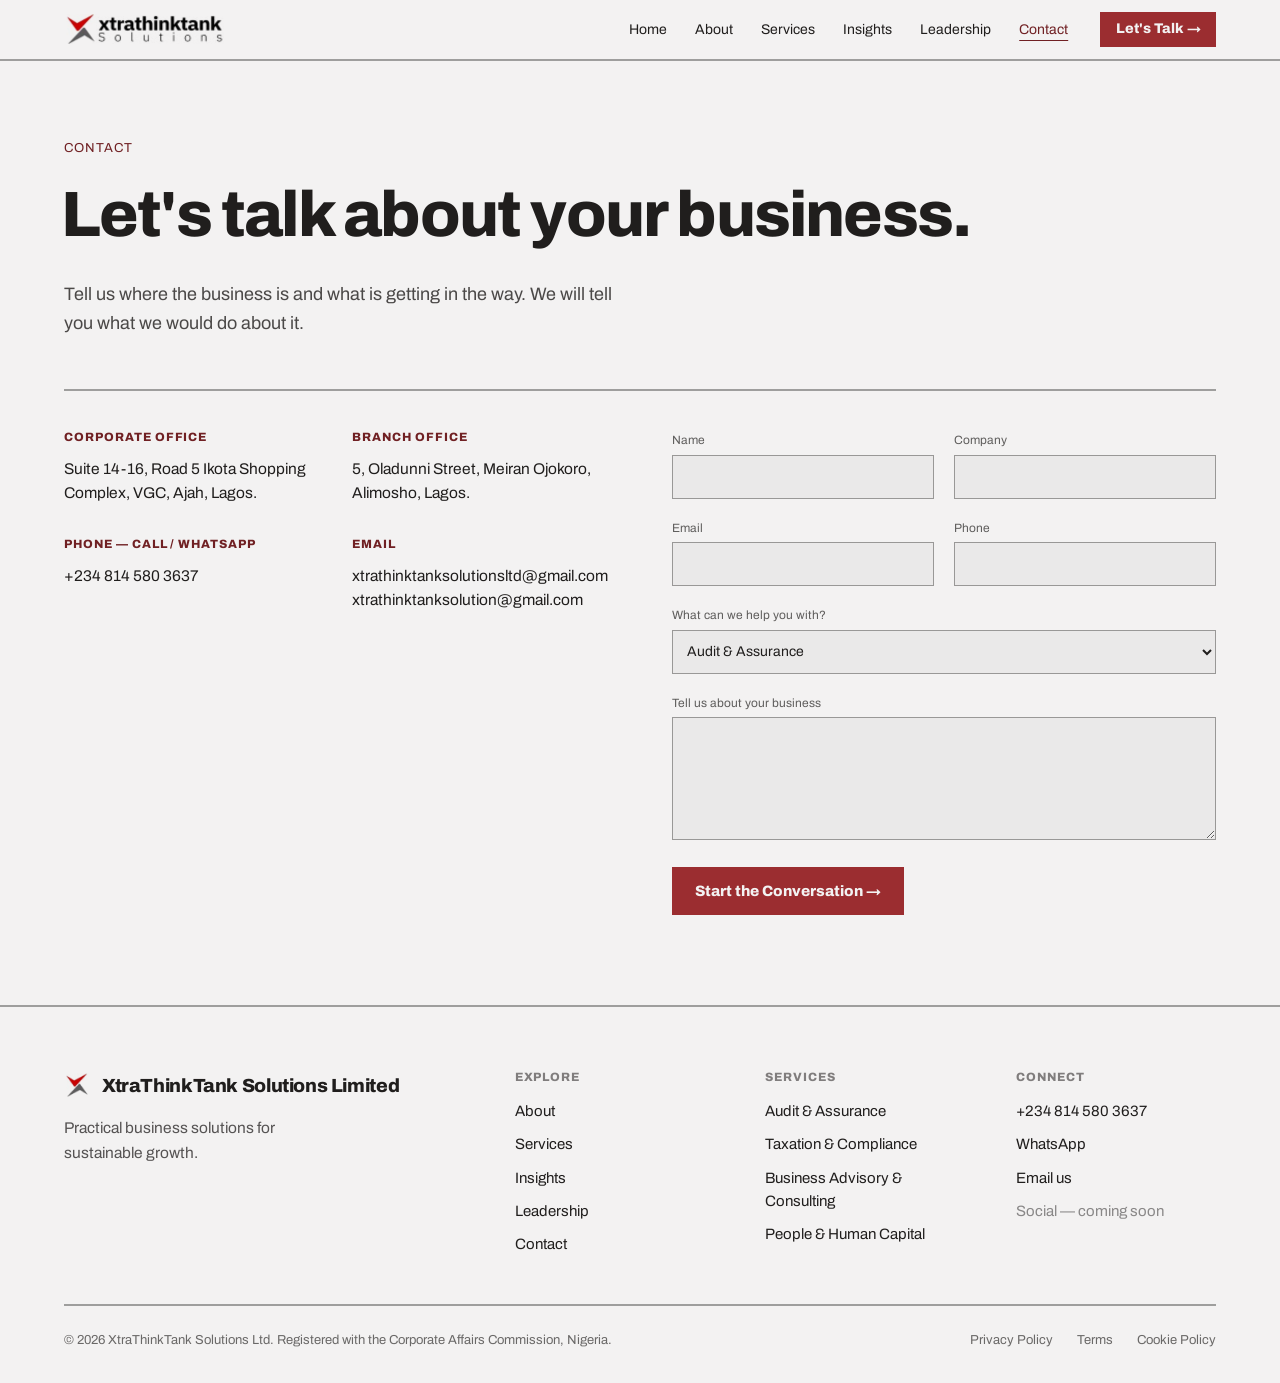
<file: contact.html>
<!DOCTYPE html>
<html lang="en">
<head>
<meta charset="utf-8">
<meta name="viewport" content="width=device-width, initial-scale=1">
<title>Contact | XtraThinkTank Solutions Limited</title>
<link rel="stylesheet" href="assets/css/styles.css">
<script src="assets/js/style-hooks.js" defer></script>
<style>
  body { margin: 0; text-wrap: pretty; }
  a { color: var(--color-text); }
  a:hover { color: var(--color-accent-700); }
  [data-r]{min-width:0}
  @media (max-width:900px){
    [data-r="split"],[data-r="form"],[data-r="2col"],[data-r="footer"]{grid-template-columns:minmax(0,1fr)!important}
    [data-r="2col"]>*{border-right:0!important;padding-left:0!important;padding-right:0!important;border-bottom:2px solid var(--color-divider)}
    [data-r="form"],[data-r="2col"]{gap:24px!important}
  }
</style>
</head>
<body>
<div style="background:var(--color-bg);color:var(--color-text);font-family:var(--font-body);overflow-x:clip">
<a href="#main" style="position:absolute;left:-9999px;top:0;background:var(--color-accent);color:var(--color-bg);padding:12px 16px;z-index:100" style-focus="left:0">Skip to content</a>
<nav class="nav" style="position:sticky;top:0;z-index:50;background:var(--color-bg);padding-left:clamp(24px,5vw,72px);padding-right:clamp(24px,5vw,72px);gap:32px">
  <a class="nav-brand" href="index.html" style="margin-right:auto;display:flex;align-items:center;text-decoration:none"><img src="assets/img/brand-logo.png" alt="XtraThinkTank Solutions Limited" style="height:30px;width:auto;display:block"></a>
  <div style="display:flex;align-items:center;gap:28px" data-xtt-navlinks>
    <a href="index.html">Home</a>
    <a href="about.html">About</a>
    <a href="services.html">Services</a>
    <a href="insights.html">Insights</a>
    <a href="leadership.html">Leadership</a>
    <a href="contact.html" style="color:var(--color-accent-700);text-decoration:underline;text-underline-offset:6px">Contact</a>
  </div>
  <a data-xtt-navcta class="btn btn-primary" href="contact.html" style="text-decoration:none;color:var(--color-bg)">Let's Talk →</a>
  <button type="button" data-xtt-menubtn class="btn btn-secondary" aria-expanded="false" aria-controls="ip-menu" style="padding:10px 16px;font-size:14px">Menu</button>
</nav>
<div id="ip-menu" data-xtt-menu style="display:none;position:sticky;top:0;z-index:49;background:var(--color-bg);border-bottom:2px solid var(--color-divider)">
  <a href="index.html" style="display:block;padding:18px clamp(24px,5vw,72px);font-family:var(--font-heading);font-weight:800;font-size:19px;color:inherit;text-decoration:none;border-top:2px solid var(--color-divider)" style-hover="color:var(--color-accent)">Home</a>
  <a href="about.html" style="display:block;padding:18px clamp(24px,5vw,72px);font-family:var(--font-heading);font-weight:800;font-size:19px;color:inherit;text-decoration:none;border-top:2px solid var(--color-divider)" style-hover="color:var(--color-accent)">About</a>
  <a href="services.html" style="display:block;padding:18px clamp(24px,5vw,72px);font-family:var(--font-heading);font-weight:800;font-size:19px;color:inherit;text-decoration:none;border-top:2px solid var(--color-divider)" style-hover="color:var(--color-accent)">Services</a>
  <a href="insights.html" style="display:block;padding:18px clamp(24px,5vw,72px);font-family:var(--font-heading);font-weight:800;font-size:19px;color:inherit;text-decoration:none;border-top:2px solid var(--color-divider)" style-hover="color:var(--color-accent)">Insights</a>
  <a href="leadership.html" style="display:block;padding:18px clamp(24px,5vw,72px);font-family:var(--font-heading);font-weight:800;font-size:19px;color:inherit;text-decoration:none;border-top:2px solid var(--color-divider)" style-hover="color:var(--color-accent)">Leadership</a>
  <a href="contact.html" style="display:block;padding:18px clamp(24px,5vw,72px);font-family:var(--font-heading);font-weight:800;font-size:19px;color:inherit;text-decoration:none;border-top:2px solid var(--color-divider)" style-hover="color:var(--color-accent)">Contact</a>
  <div style="padding:20px clamp(24px,5vw,72px) 24px;border-top:2px solid var(--color-divider)"><a class="btn btn-primary" href="contact.html" style="text-decoration:none;color:var(--color-bg);width:100%;justify-content:flex-start;padding:16px">Let's Talk →</a></div>
</div>
<main id="main">

  <section style="padding:clamp(48px,6vw,88px) clamp(24px,5vw,72px) clamp(40px,4vw,64px)">
    <div style="max-width:1360px;margin:0 auto">
      <span style="display:block;font-size:13px;letter-spacing:0.08em;text-transform:uppercase;color:var(--color-accent-700);margin:0 0 24px">Contact</span>
      <h1 style="font-family:var(--font-heading);font-weight:800;font-size:clamp(36px,5vw,72px);line-height:1.04;letter-spacing:-0.028em;margin:0;margin-left:-0.05em">Let's talk about your business.</h1>
      <p style="font-size:18px;line-height:1.6;margin:32px 0 0;color:color-mix(in srgb, var(--color-text) 80%, transparent);max-width:56ch">Tell us where the business is and what is getting in the way. We will tell you what we would do about it.</p>
    </div>
  </section>

  <section style="padding:0 clamp(24px,5vw,72px) clamp(64px,7vw,104px)">
    <div data-r="split" style="max-width:1360px;margin:0 auto;display:grid;grid-template-columns:minmax(0,6fr) minmax(0,6fr);gap:clamp(32px,5vw,88px);border-top:2px solid var(--color-divider);padding-top:40px">
      <div>
        <div data-r="2col" style="display:grid;grid-template-columns:repeat(2,minmax(0,1fr));gap:32px">
          <div><h3 style="font-size:12px;letter-spacing:0.08em;text-transform:uppercase;margin:0 0 12px;color:var(--color-accent-700)">Corporate Office</h3><p style="font-size:15.5px;line-height:1.6;margin:0">Suite 14-16, Road 5 Ikota Shopping Complex, VGC, Ajah, Lagos.</p></div>
          <div><h3 style="font-size:12px;letter-spacing:0.08em;text-transform:uppercase;margin:0 0 12px;color:var(--color-accent-700)">Branch Office</h3><p style="font-size:15.5px;line-height:1.6;margin:0">5, Oladunni Street, Meiran Ojokoro, Alimosho, Lagos.</p></div>
          <div><h3 style="font-size:12px;letter-spacing:0.08em;text-transform:uppercase;margin:0 0 12px;color:var(--color-accent-700)">Phone — Call / WhatsApp</h3><p style="font-size:15.5px;line-height:1.6;margin:0"><a href="tel:+2348145803637" style="color:inherit;text-decoration:none">+234 814 580 3637</a></p></div>
          <div><h3 style="font-size:12px;letter-spacing:0.08em;text-transform:uppercase;margin:0 0 12px;color:var(--color-accent-700)">Email</h3><p style="font-size:15.5px;line-height:1.6;margin:0;word-break:break-word"><a href="mailto:xtrathinktanksolutionsltd@gmail.com" style="color:inherit;text-decoration:none">xtrathinktanksolutionsltd@gmail.com</a><br><a href="mailto:xtrathinktanksolution@gmail.com" style="color:inherit;text-decoration:none">xtrathinktanksolution@gmail.com</a></p></div>
        </div>
      </div>
      <form data-xtt-form data-r="form" style="display:grid;grid-template-columns:repeat(2,minmax(0,1fr));gap:20px;align-content:start">
        <div class="field"><label for="ip-name">Name</label><input class="input" id="ip-name" name="name" type="text" style="min-height:44px"></div>
        <div class="field"><label for="ip-company">Company</label><input class="input" id="ip-company" name="company" type="text" style="min-height:44px"></div>
        <div class="field"><label for="ip-email">Email</label><input class="input" id="ip-email" name="email" type="email" style="min-height:44px"></div>
        <div class="field"><label for="ip-phone">Phone</label><input class="input" id="ip-phone" name="phone" type="tel" style="min-height:44px"></div>
        <div class="field" style="grid-column:1/-1"><label for="ip-topic">What can we help you with?</label>
          <select class="input" id="ip-topic" name="topic" style="min-height:44px">
            <option>Audit &amp; Assurance</option><option>Taxation &amp; Compliance</option><option>Business Advisory &amp; Consulting</option><option>People &amp; Human Capital</option><option>Something else</option>
          </select>
        </div>
        <div class="field" style="grid-column:1/-1"><label for="ip-msg">Tell us about your business</label><textarea class="input" id="ip-msg" name="message" rows="5" style="min-height:120px"></textarea></div>
        <div style="grid-column:1/-1"><button type="submit" class="btn btn-primary" style="padding:14px 22px;font-size:15px;color:var(--color-bg)">Start the Conversation →</button></div>
        <p data-xtt-formnote style="grid-column:1/-1;margin:0;font-size:13px;color:var(--color-accent-700);display:none" role="status">Thanks — we'll be in touch. Call or WhatsApp +234 814 580 3637 in the meantime.</p>
      </form>
    </div>
  </section>

</main>
<footer style="border-top:2px solid var(--color-divider);padding:clamp(48px,5vw,80px) clamp(24px,5vw,72px) 32px">
  <div style="max-width:1360px;margin:0 auto">
    <div data-r="footer" style="display:grid;grid-template-columns:minmax(0,4fr) repeat(3,minmax(0,2fr));gap:clamp(24px,4vw,64px)">
      <div><span style="font-family:var(--font-heading);font-weight:800;font-size:19px;letter-spacing:-0.02em;display:flex;align-items:center;gap:12px;margin-bottom:16px"><img src="assets/img/brand-icon.png" alt="" style="width:26px;height:26px;display:block">XtraThinkTank Solutions Limited</span><p style="font-size:15.5px;line-height:1.6;margin:0;max-width:34ch;color:color-mix(in srgb, var(--color-text) 75%, transparent)">Practical business solutions for sustainable growth.</p></div>
      <div><h3 style="font-size:12px;letter-spacing:0.08em;text-transform:uppercase;margin:0 0 16px;color:color-mix(in srgb, var(--color-text) 55%, transparent)">Explore</h3><div style="display:flex;flex-direction:column;gap:10px;font-size:15px"><a href="about.html" style="color:inherit;text-decoration:none" style-hover="color:var(--color-accent-700)">About</a><a href="services.html" style="color:inherit;text-decoration:none" style-hover="color:var(--color-accent-700)">Services</a><a href="insights.html" style="color:inherit;text-decoration:none" style-hover="color:var(--color-accent-700)">Insights</a><a href="leadership.html" style="color:inherit;text-decoration:none" style-hover="color:var(--color-accent-700)">Leadership</a><a href="contact.html" style="color:inherit;text-decoration:none" style-hover="color:var(--color-accent-700)">Contact</a></div></div>
      <div><h3 style="font-size:12px;letter-spacing:0.08em;text-transform:uppercase;margin:0 0 16px;color:color-mix(in srgb, var(--color-text) 55%, transparent)">Services</h3><div style="display:flex;flex-direction:column;gap:10px;font-size:15px"><a href="audit.html" style="color:inherit;text-decoration:none" style-hover="color:var(--color-accent-700)">Audit &amp; Assurance</a><a href="tax.html" style="color:inherit;text-decoration:none" style-hover="color:var(--color-accent-700)">Taxation &amp; Compliance</a><a href="advisory.html" style="color:inherit;text-decoration:none" style-hover="color:var(--color-accent-700)">Business Advisory &amp; Consulting</a><a href="people.html" style="color:inherit;text-decoration:none" style-hover="color:var(--color-accent-700)">People &amp; Human Capital</a></div></div>
      <div><h3 style="font-size:12px;letter-spacing:0.08em;text-transform:uppercase;margin:0 0 16px;color:color-mix(in srgb, var(--color-text) 55%, transparent)">Connect</h3><div style="display:flex;flex-direction:column;gap:10px;font-size:15px"><a href="tel:+2348145803637" style="color:inherit;text-decoration:none" style-hover="color:var(--color-accent-700)">+234 814 580 3637</a><a href="https://wa.me/2348145803637" style="color:inherit;text-decoration:none" style-hover="color:var(--color-accent-700)">WhatsApp</a><a href="mailto:xtrathinktanksolutionsltd@gmail.com" style="color:inherit;text-decoration:none" style-hover="color:var(--color-accent-700)">Email us</a><span style="color:color-mix(in srgb, var(--color-text) 50%, transparent)">Social — coming soon</span></div></div>
    </div>
    <div style="border-top:2px solid var(--color-divider);margin-top:48px;padding-top:24px;display:flex;flex-wrap:wrap;gap:24px;justify-content:space-between;font-size:13px;color:color-mix(in srgb, var(--color-text) 65%, transparent)">
      <span>© 2026 XtraThinkTank Solutions Ltd. Registered with the Corporate Affairs Commission, Nigeria.</span>
      <span style="display:flex;gap:24px;flex-wrap:wrap"><a href="contact.html" style="color:inherit;text-decoration:none" style-hover="color:var(--color-accent-700)">Privacy Policy</a><a href="contact.html" style="color:inherit;text-decoration:none" style-hover="color:var(--color-accent-700)">Terms</a><a href="contact.html" style="color:inherit;text-decoration:none" style-hover="color:var(--color-accent-700)">Cookie Policy</a></span>
    </div>
  </div>
</footer>
</div>
<script>
document.addEventListener('DOMContentLoaded', function () {
  var narrow = function () { return window.innerWidth < 900; };
  var navlinks = document.querySelector('[data-xtt-navlinks]');
  var navcta = document.querySelector('[data-xtt-navcta]');
  var menuBtn = document.querySelector('[data-xtt-menubtn]');
  var menu = document.querySelector('[data-xtt-menu]');
  var setMenu = function (open) {
    if (!menu || !menuBtn) return;
    menu.style.display = open ? 'block' : 'none';
    menuBtn.setAttribute('aria-expanded', open ? 'true' : 'false');
    menuBtn.textContent = open ? 'Close' : 'Menu';
  };
  if (menuBtn) menuBtn.addEventListener('click', function () { setMenu(menuBtn.getAttribute('aria-expanded') !== 'true'); });
  if (menu) menu.querySelectorAll('a').forEach(function (a) { a.addEventListener('click', function () { setMenu(false); }); });
  var applyResponsive = function () {
    var n = narrow();
    if (navlinks) navlinks.style.display = n ? 'none' : 'flex';
    if (navcta) navcta.style.display = n ? 'none' : 'inline-flex';
    if (menuBtn) menuBtn.style.display = n ? 'inline-flex' : 'none';
    if (!n) setMenu(false);
  };
  applyResponsive();
  window.addEventListener('resize', applyResponsive);

  var form = document.querySelector('[data-xtt-form]');
  if (form) form.addEventListener('submit', function (e) {
    e.preventDefault();
    var note = form.querySelector('[data-xtt-formnote]');
    if (note) note.style.display = 'block';
  });
});
</script>
</body>
</html>
</file>
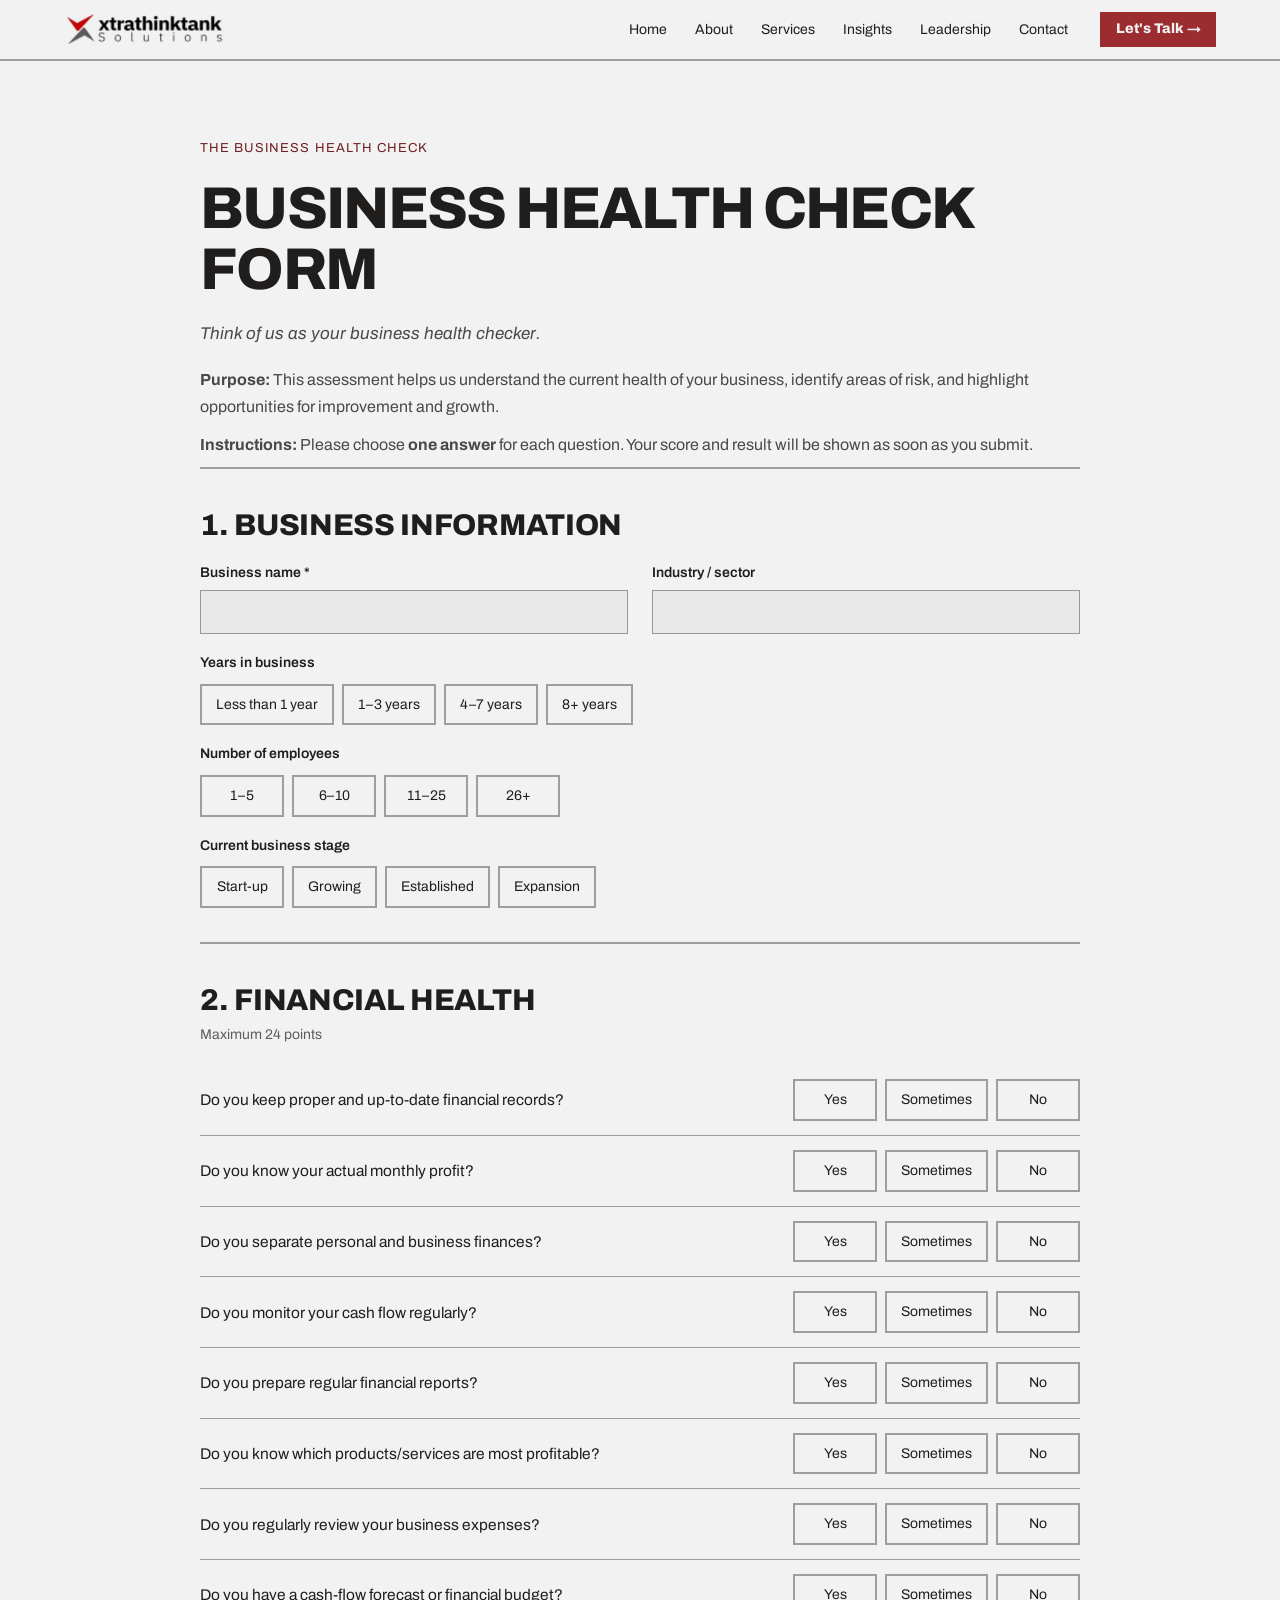
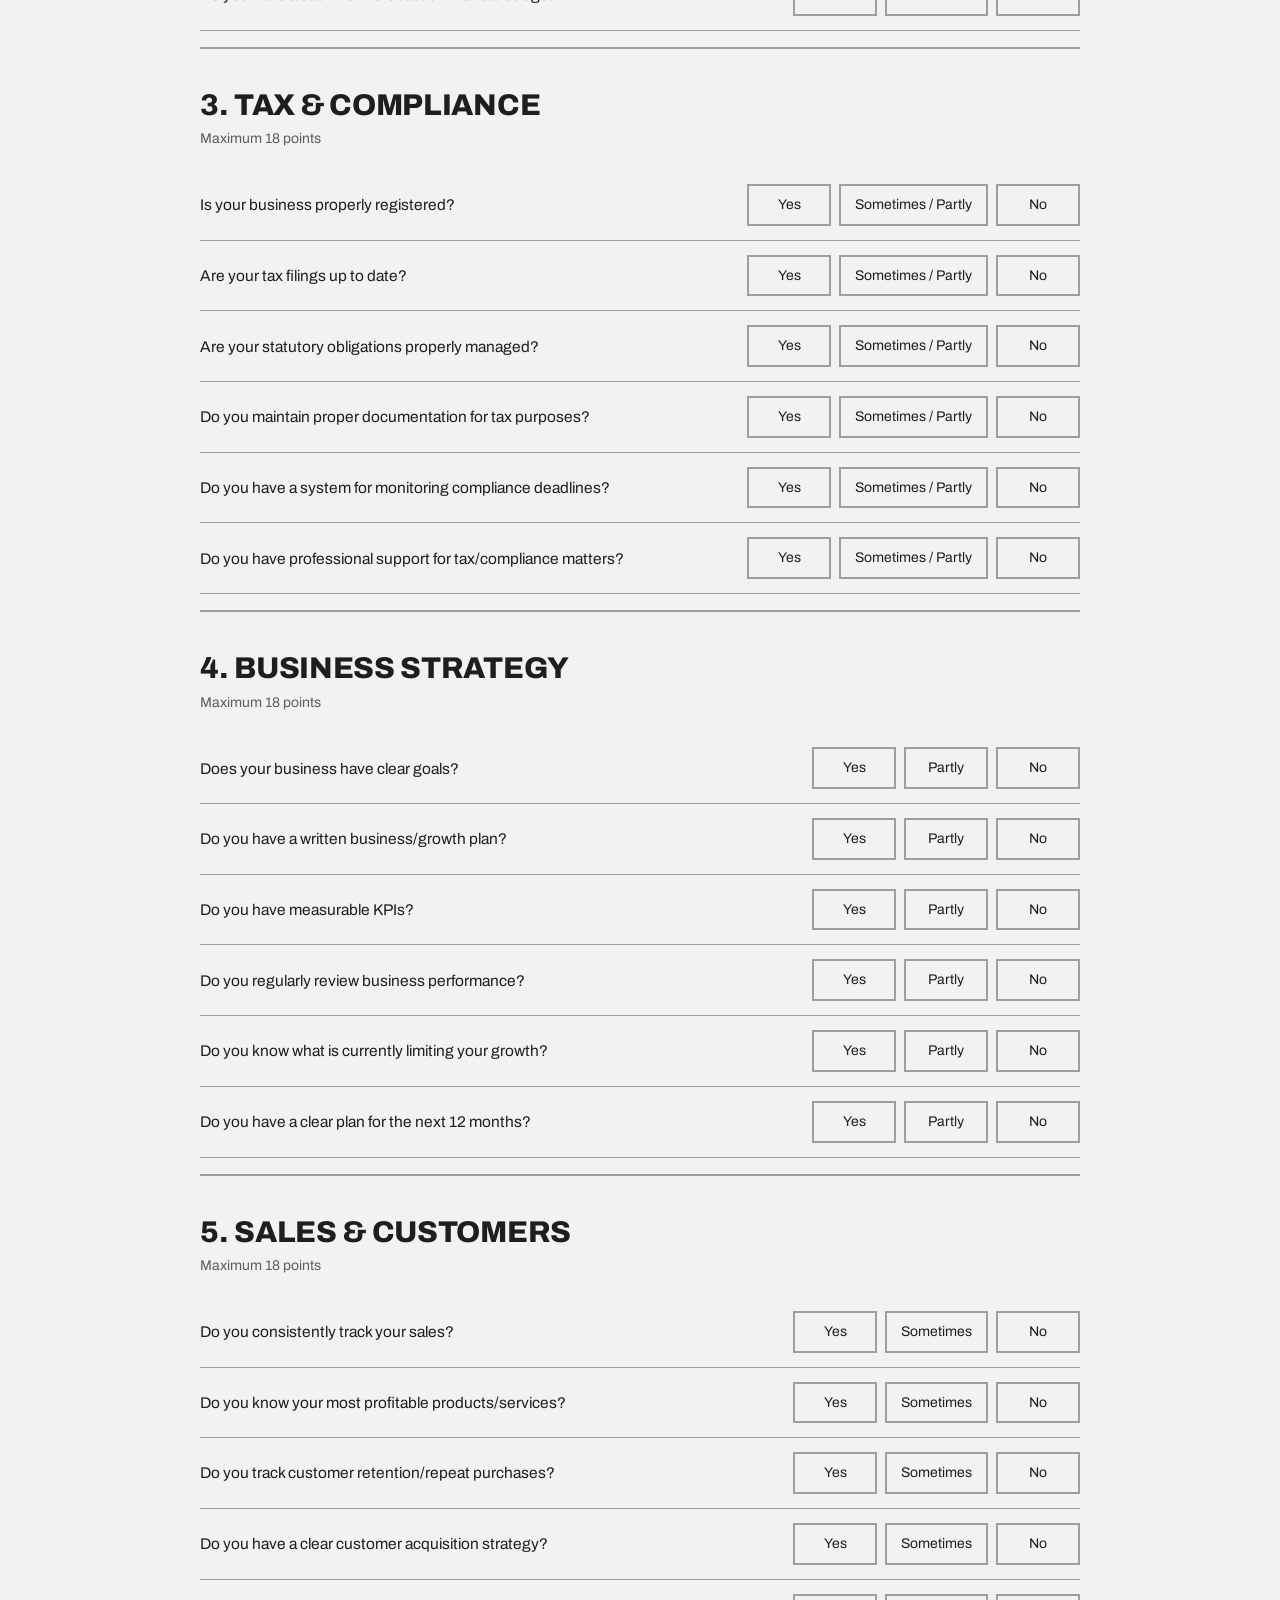
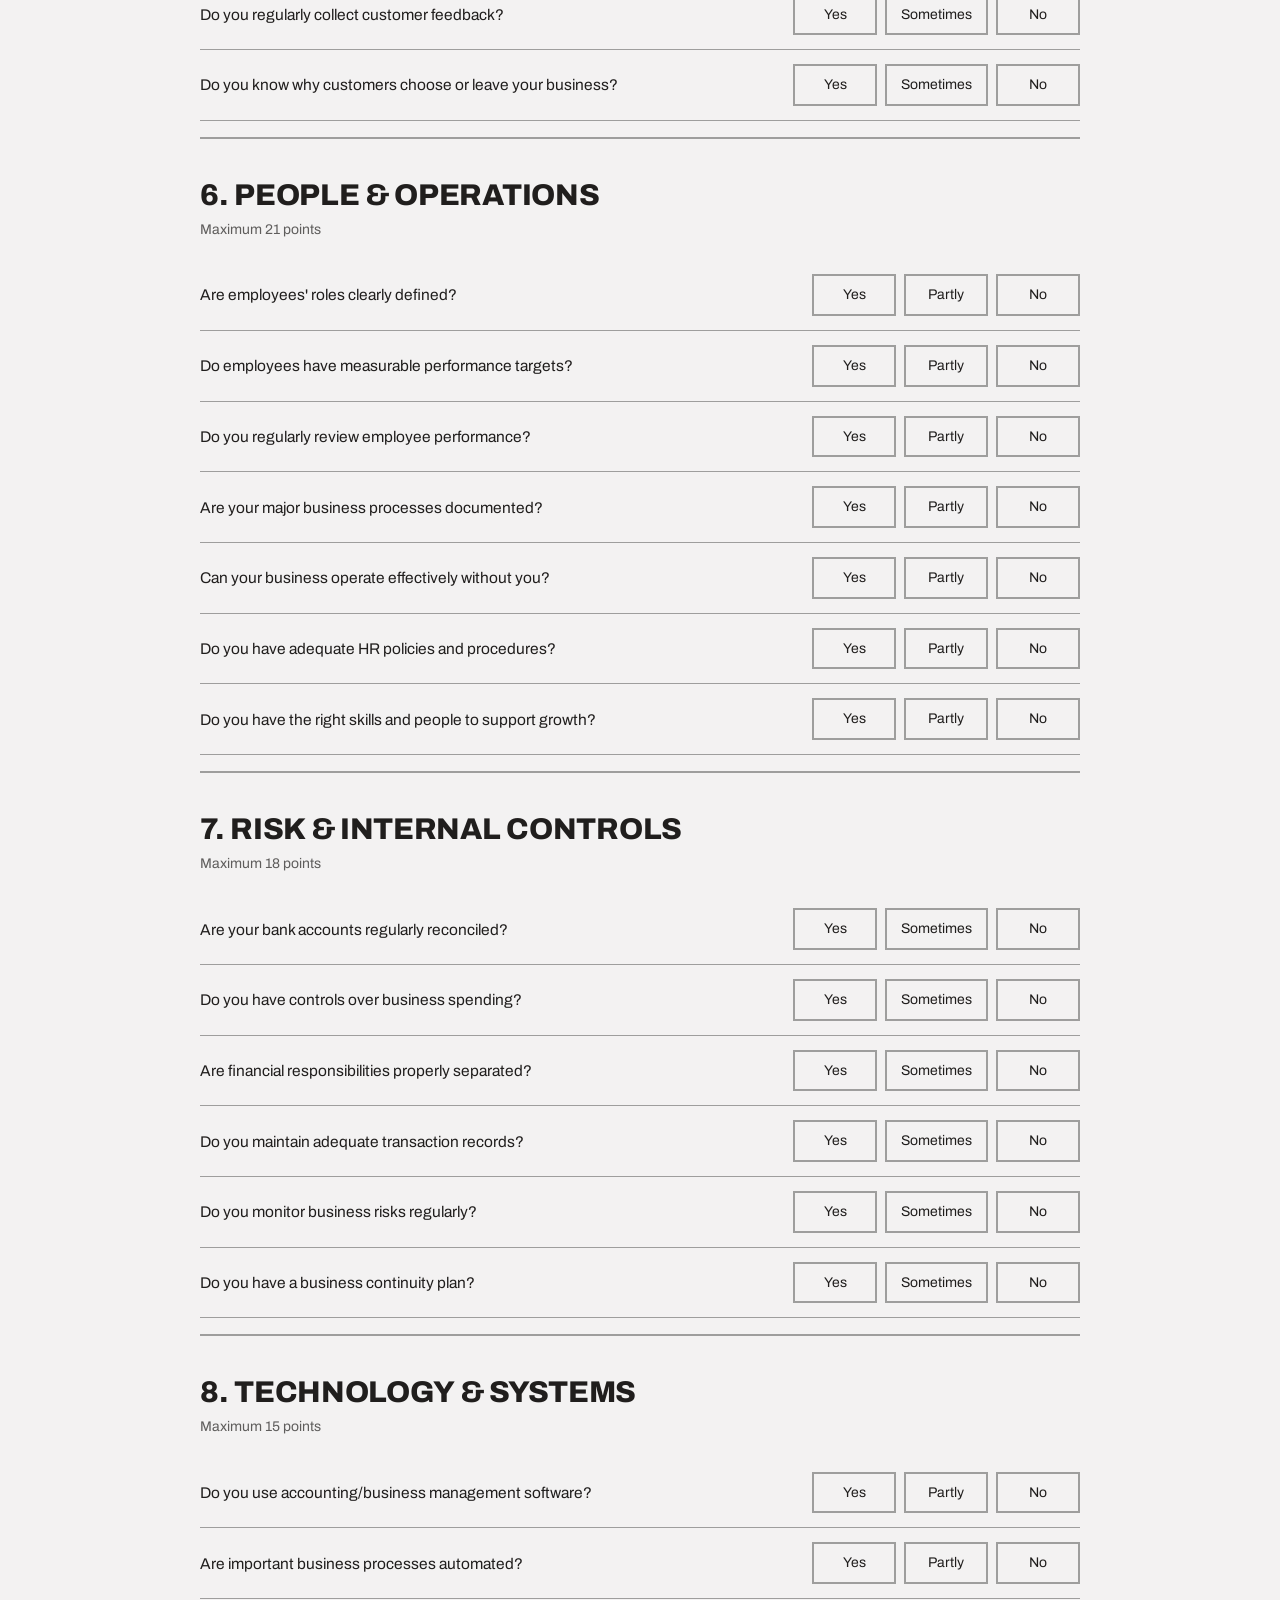
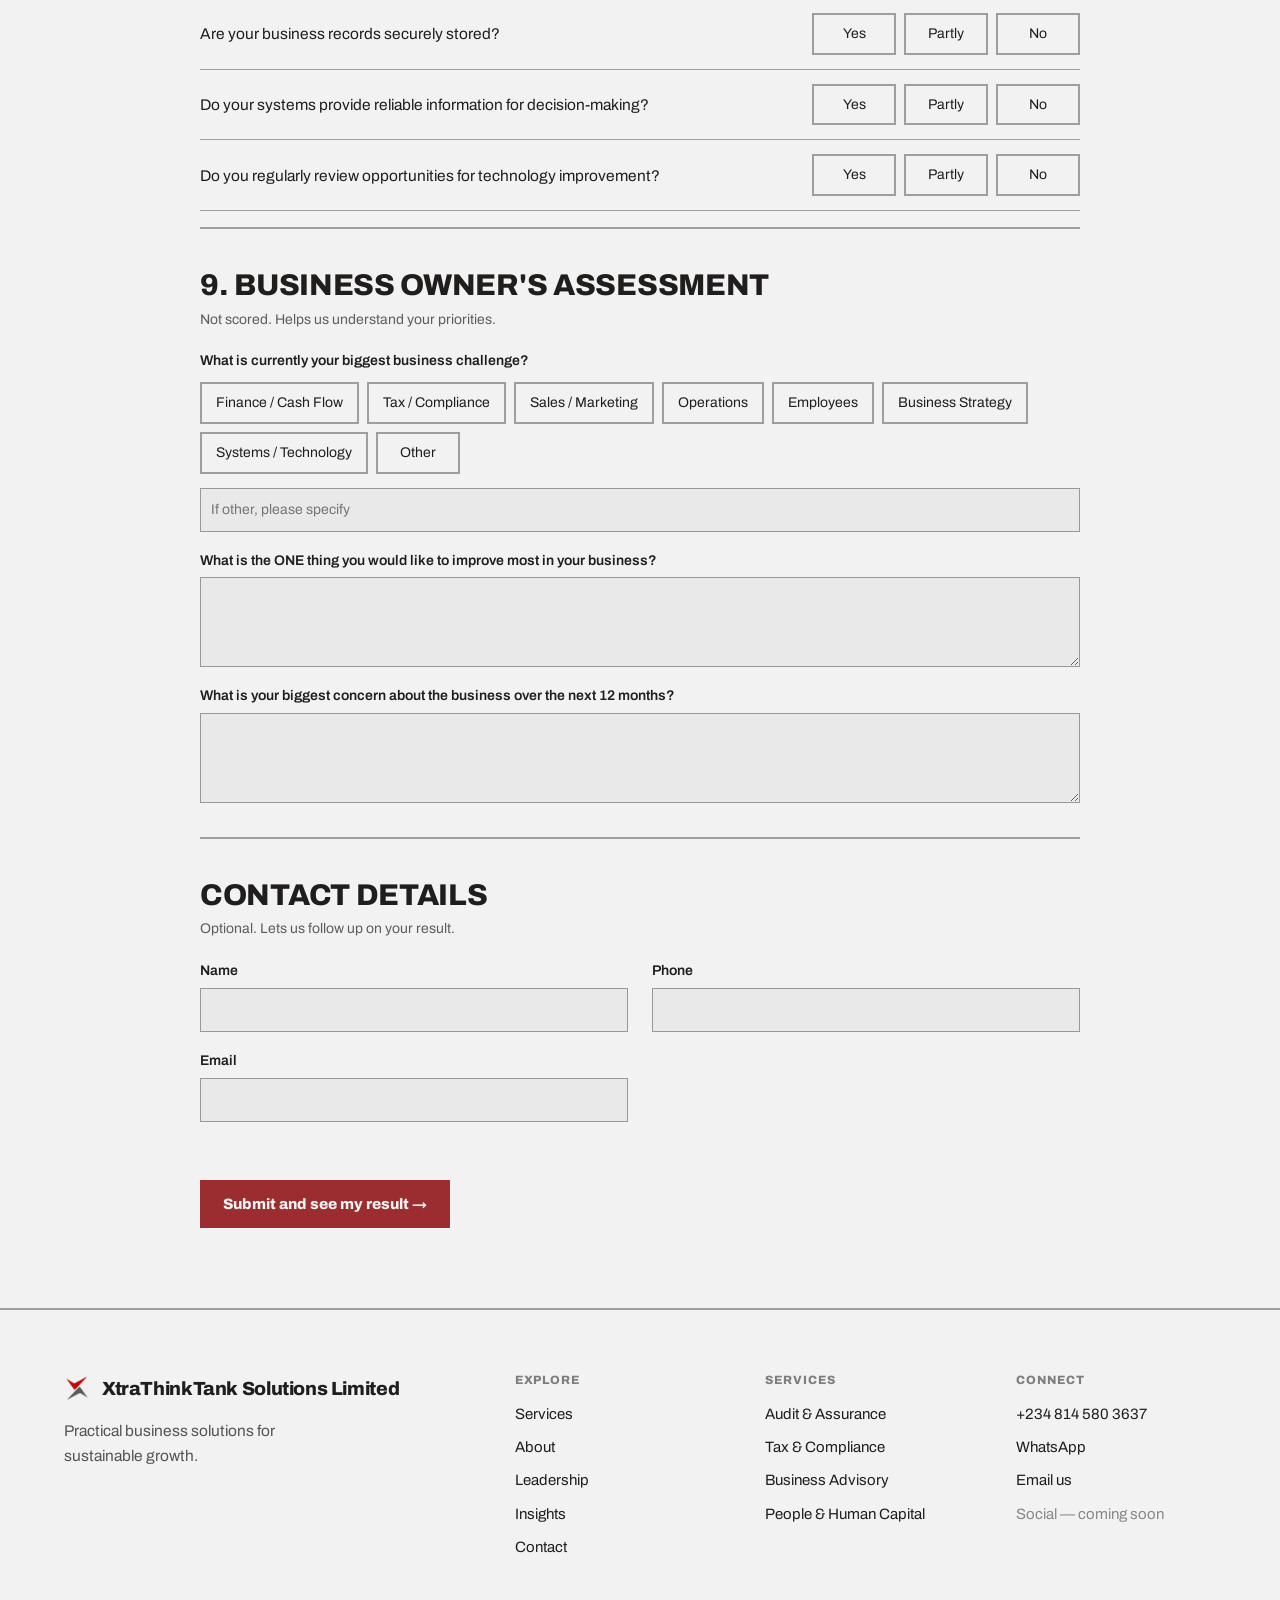
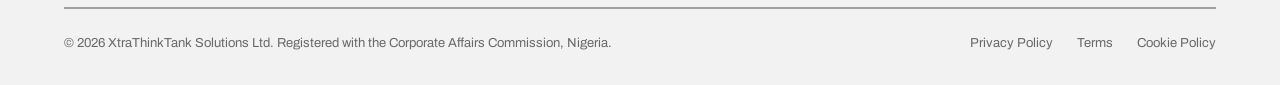
<file: health-check.html>
<!DOCTYPE html>
<html lang="en">
<head>
<meta charset="utf-8">
<meta name="viewport" content="width=device-width, initial-scale=1">
<title>Business Health Check | XtraThinkTank Solutions Limited</title>
<link rel="stylesheet" href="assets/css/styles.css">
<script src="assets/js/image-slot.js" defer></script>
<script src="assets/js/style-hooks.js" defer></script>
<style>
  body { margin: 0; text-wrap: pretty; }
  html { scroll-behavior: smooth; }
  @media (prefers-reduced-motion: reduce) { html { scroll-behavior: auto; } }
  [data-r]{min-width:0}
  @media (min-width:901px){
    [data-vgrid]>*:not(:last-child){border-right:2px solid var(--color-divider);padding-right:clamp(20px,3vw,48px)}
  }
  @media (max-width:900px){
    [data-r="dim"]{grid-template-columns:minmax(0,1fr)!important;gap:10px!important}
    [data-r="think"]{display:grid!important;grid-template-columns:repeat(2,minmax(0,1fr));column-gap:16px}
    [data-vgrid]>*{border-right:0!important;padding-right:0!important}
    [data-hero-slide]{min-height:min(88vh,760px)!important}
    [data-xtt-hero] div[aria-hidden]{background:linear-gradient(180deg, rgba(12,11,10,.55) 0%, rgba(12,11,10,.72) 42%, rgba(12,11,10,.92) 100%)!important}
  }
  [data-hero-slides]{display:grid}
  [data-hero-slide]{grid-area:1/1}
  [data-hero-dot]{width:9px;height:9px;border-radius:50%;border:2px solid rgba(247,246,245,.55);background:transparent;padding:0;cursor:pointer;transition:background .3s ease,border-color .3s ease}
  [data-hero-dot][aria-current="true"]{background:#f7f6f5;border-color:#f7f6f5}
  @media (prefers-reduced-motion: reduce){ [data-hero-slide]{transition-duration:.01ms!important} }
  @media (max-width:1120px){
    [data-r="5col"],[data-r="4col"]{grid-template-columns:repeat(2,minmax(0,1fr))!important}
    [data-r="5col"]>*,[data-r="4col"]>*{border-bottom:2px solid var(--color-divider)}
    [data-r="5col"]>*:nth-child(2n),[data-r="4col"]>*:nth-child(2n){border-right:0!important}
    [data-r="5col"]>*:last-child:nth-child(odd){grid-column:1/-1;border-right:0!important}
    [data-r="footer"]{grid-template-columns:repeat(2,minmax(0,1fr))!important}
  }
  @media (max-width:900px){
    [data-r="split"],[data-r="splitrev"],[data-r="svc"],[data-r="form"],[data-r="2col"],
    [data-r="5col"],[data-r="4col"],[data-r="3col"],[data-r="footer"]{grid-template-columns:minmax(0,1fr)!important}
    [data-r="splitrev"]>figure{order:-1}
    [data-r="5col"]>*,[data-r="4col"]>*,[data-r="3col"]>*{border-right:0!important;border-left:0!important;padding-left:0!important;padding-right:0!important;border-bottom:2px solid var(--color-divider)}
    [data-r="3col"]{border-left:0!important}
    [data-r="svc"]{gap:8px!important}
    [data-r="2col"],[data-r="form"]{gap:24px!important}
  }
</style>

<style>
  .hc-wrap{max-width:880px;margin:0 auto}
  .hc-section{padding:40px 0 16px;border-top:2px solid var(--color-divider)}
  .hc-section h2{font-family:var(--font-heading);font-weight:800;font-size:clamp(22px,2.4vw,30px);letter-spacing:-0.01em;margin:0 0 6px}
  .hc-section p.hc-note{font-size:14px;margin:0 0 20px;color:color-mix(in srgb,var(--color-text) 70%,transparent)}
  .hc-q{display:grid;grid-template-columns:minmax(0,1fr) auto;gap:14px 24px;align-items:center;padding:14px 0;border-bottom:1px solid var(--color-divider)}
  .hc-q.hc-missing{background:color-mix(in srgb,var(--color-accent) 8%,transparent)}
  .hc-q-text{font-size:15.5px;line-height:1.5}
  .hc-opts{display:flex;gap:8px;flex-wrap:wrap}
  .hc-opt{position:relative}
  .hc-opt input{position:absolute;opacity:0;width:1px;height:1px;margin:0}
  .hc-opt label{display:inline-block;padding:8px 14px;border:2px solid var(--color-divider);font-size:14px;cursor:pointer;min-width:84px;text-align:center}
  .hc-opt input:checked+label{background:var(--color-accent);border-color:var(--color-accent);color:var(--color-bg)}
  .hc-opt input:focus-visible+label{outline:2px solid var(--color-accent);outline-offset:2px}
  .hc-field{display:flex;flex-direction:column;gap:6px;margin:0 0 18px}
  .hc-field>label,.hc-field>.hc-legend{font-size:14px;font-weight:600}
  .hc-field .hc-opts{margin-top:4px}
  .hc-grid{display:grid;grid-template-columns:repeat(2,minmax(0,1fr));gap:0 24px}
  .hc-err{color:var(--color-accent-700);font-size:14px;margin:0 0 16px;display:none}
  .hc-result-band{display:flex;align-items:center;gap:14px;font-family:var(--font-heading);font-weight:800;font-size:clamp(24px,3vw,36px);letter-spacing:-0.01em}
  .hc-dot{width:18px;height:18px;border-radius:50%;flex:none}
  .hc-bar{height:6px;background:color-mix(in srgb,var(--color-text) 12%,transparent);margin-top:8px}
  .hc-bar>span{display:block;height:100%;background:var(--color-accent)}
  .hc-area{padding:14px 0;border-bottom:1px solid var(--color-divider)}
  @media (max-width:640px){
    .hc-q{grid-template-columns:minmax(0,1fr)}
    .hc-grid{grid-template-columns:minmax(0,1fr)}
  }
</style>
</head>
<body>
<div style="background:var(--color-bg);color:var(--color-text);font-family:var(--font-body);overflow-x:clip">

<a href="#main" style="position:absolute;left:-9999px;top:0;background:var(--color-accent);color:var(--color-bg);padding:12px 16px;z-index:100" style-focus="left:0">Skip to content</a>

<nav class="nav" style="position:sticky;top:0;z-index:50;background:var(--color-bg);padding-left:clamp(24px,5vw,72px);padding-right:clamp(24px,5vw,72px);gap:32px">
  <a class="nav-brand" href="index.html" style="margin-right:auto;display:flex;align-items:center;text-decoration:none">
    <img src="assets/img/brand-logo.png" alt="XtraThinkTank Solutions Limited" style="height:30px;width:auto;display:block">
  </a>
  <div style="display:flex;align-items:center;gap:28px" data-xtt-navlinks>
    <a href="index.html">Home</a>
    <a href="about.html">About</a>
    <a href="services.html">Services</a>
    <a href="insights.html">Insights</a>
    <a href="leadership.html">Leadership</a>
    <a href="contact.html">Contact</a>
  </div>
  <a data-xtt-navcta class="btn btn-primary" href="contact.html" style="text-decoration:none;color:var(--color-bg)">Let's Talk →</a>
  <button type="button" data-xtt-menubtn class="btn btn-secondary" aria-expanded="false" aria-controls="xtt-menu" style="padding:10px 16px;font-size:14px">Menu</button>
</nav>
<div id="xtt-menu" data-xtt-menu style="display:none;position:sticky;top:0;z-index:49;background:var(--color-bg);border-bottom:2px solid var(--color-divider)">
  <a href="index.html" style="display:block;padding:18px clamp(24px,5vw,72px);font-family:var(--font-heading);font-weight:800;font-size:19px;color:inherit;text-decoration:none;border-top:2px solid var(--color-divider)" style-hover="color:var(--color-accent)">Home</a>
  <a href="about.html" style="display:block;padding:18px clamp(24px,5vw,72px);font-family:var(--font-heading);font-weight:800;font-size:19px;color:inherit;text-decoration:none;border-top:2px solid var(--color-divider)" style-hover="color:var(--color-accent)">About</a>
  <a href="services.html" style="display:block;padding:18px clamp(24px,5vw,72px);font-family:var(--font-heading);font-weight:800;font-size:19px;color:inherit;text-decoration:none;border-top:2px solid var(--color-divider)" style-hover="color:var(--color-accent)">Services</a>
  <a href="insights.html" style="display:block;padding:18px clamp(24px,5vw,72px);font-family:var(--font-heading);font-weight:800;font-size:19px;color:inherit;text-decoration:none;border-top:2px solid var(--color-divider)" style-hover="color:var(--color-accent)">Insights</a>
  <a href="leadership.html" style="display:block;padding:18px clamp(24px,5vw,72px);font-family:var(--font-heading);font-weight:800;font-size:19px;color:inherit;text-decoration:none;border-top:2px solid var(--color-divider)" style-hover="color:var(--color-accent)">Leadership</a>
  <a href="contact.html" style="display:block;padding:18px clamp(24px,5vw,72px);font-family:var(--font-heading);font-weight:800;font-size:19px;color:inherit;text-decoration:none;border-top:2px solid var(--color-divider)" style-hover="color:var(--color-accent)">Contact</a>
  <div style="padding:20px clamp(24px,5vw,72px) 24px;border-top:2px solid var(--color-divider)">
    <a class="btn btn-primary" href="contact.html" style="text-decoration:none;color:var(--color-bg);width:100%;justify-content:flex-start;padding:16px">Let's Talk →</a>
  </div>
</div>


<main id="main">
<section style="padding:clamp(56px,6vw,96px) clamp(24px,5vw,72px) 0">
  <div class="hc-wrap">
    <span style="display:block;font-size:13px;letter-spacing:0.08em;text-transform:uppercase;color:var(--color-accent-700);margin:0 0 20px">The business health check</span>
    <h1 style="font-family:var(--font-heading);font-weight:800;font-size:clamp(34px,4.6vw,64px);line-height:1.04;letter-spacing:-0.028em;margin:0">BUSINESS HEALTH CHECK FORM</h1>
    <p style="font-size:17px;line-height:1.6;margin:20px 0 0;color:color-mix(in srgb,var(--color-text) 80%,transparent)"><em>Think of us as your business health checker.</em></p>
    <p style="font-size:16px;line-height:1.65;margin:20px 0 0;color:color-mix(in srgb,var(--color-text) 80%,transparent)"><strong>Purpose:</strong> This assessment helps us understand the current health of your business, identify areas of risk, and highlight opportunities for improvement and growth.</p>
    <p style="font-size:16px;line-height:1.65;margin:12px 0 0;color:color-mix(in srgb,var(--color-text) 80%,transparent)"><strong>Instructions:</strong> Please choose <strong>one answer</strong> for each question. Your score and result will be shown as soon as you submit.</p>

    <form id="hc-form" novalidate style="margin-top:8px">
      <div class="hc-section" data-area="info">
        <h2>1. BUSINESS INFORMATION</h2>
        <div class="hc-grid" style="margin-top:20px">
          <div class="hc-field"><label for="biz_name">Business name *</label><input class="input" id="biz_name" name="biz_name" type="text" required style="min-height:44px"></div>
          <div class="hc-field"><label for="industry">Industry / sector</label><input class="input" id="industry" name="industry" type="text" style="min-height:44px"></div>
        </div>
        <div class="hc-field"><span class="hc-legend">Years in business</span><div class="hc-opts"><div class="hc-opt"><input type="radio" id="years-lt1" name="years" value="lt1"><label for="years-lt1">Less than 1 year</label></div><div class="hc-opt"><input type="radio" id="years-1-3" name="years" value="1-3"><label for="years-1-3">1–3 years</label></div><div class="hc-opt"><input type="radio" id="years-4-7" name="years" value="4-7"><label for="years-4-7">4–7 years</label></div><div class="hc-opt"><input type="radio" id="years-8+" name="years" value="8+"><label for="years-8+">8+ years</label></div></div></div>
        <div class="hc-field"><span class="hc-legend">Number of employees</span><div class="hc-opts"><div class="hc-opt"><input type="radio" id="employees-1-5" name="employees" value="1-5"><label for="employees-1-5">1–5</label></div><div class="hc-opt"><input type="radio" id="employees-6-10" name="employees" value="6-10"><label for="employees-6-10">6–10</label></div><div class="hc-opt"><input type="radio" id="employees-11-25" name="employees" value="11-25"><label for="employees-11-25">11–25</label></div><div class="hc-opt"><input type="radio" id="employees-26+" name="employees" value="26+"><label for="employees-26+">26+</label></div></div></div>
        <div class="hc-field"><span class="hc-legend">Current business stage</span><div class="hc-opts"><div class="hc-opt"><input type="radio" id="stage-startup" name="stage" value="startup"><label for="stage-startup">Start-up</label></div><div class="hc-opt"><input type="radio" id="stage-growing" name="stage" value="growing"><label for="stage-growing">Growing</label></div><div class="hc-opt"><input type="radio" id="stage-established" name="stage" value="established"><label for="stage-established">Established</label></div><div class="hc-opt"><input type="radio" id="stage-expansion" name="stage" value="expansion"><label for="stage-expansion">Expansion</label></div></div></div>
      </div>
      
    <div class="hc-section" data-area="fin">
      <h2>2. FINANCIAL HEALTH</h2>
      <p class="hc-note">Maximum 24 points</p>
      <div class="hc-q" data-q="q1"><div class="hc-q-text">Do you keep proper and up-to-date financial records?</div><div class="hc-opts"><div class="hc-opt"><input type="radio" id="q1-3" name="q1" value="3"><label for="q1-3">Yes</label></div><div class="hc-opt"><input type="radio" id="q1-2" name="q1" value="2"><label for="q1-2">Sometimes</label></div><div class="hc-opt"><input type="radio" id="q1-1" name="q1" value="1"><label for="q1-1">No</label></div></div></div><div class="hc-q" data-q="q2"><div class="hc-q-text">Do you know your actual monthly profit?</div><div class="hc-opts"><div class="hc-opt"><input type="radio" id="q2-3" name="q2" value="3"><label for="q2-3">Yes</label></div><div class="hc-opt"><input type="radio" id="q2-2" name="q2" value="2"><label for="q2-2">Sometimes</label></div><div class="hc-opt"><input type="radio" id="q2-1" name="q2" value="1"><label for="q2-1">No</label></div></div></div><div class="hc-q" data-q="q3"><div class="hc-q-text">Do you separate personal and business finances?</div><div class="hc-opts"><div class="hc-opt"><input type="radio" id="q3-3" name="q3" value="3"><label for="q3-3">Yes</label></div><div class="hc-opt"><input type="radio" id="q3-2" name="q3" value="2"><label for="q3-2">Sometimes</label></div><div class="hc-opt"><input type="radio" id="q3-1" name="q3" value="1"><label for="q3-1">No</label></div></div></div><div class="hc-q" data-q="q4"><div class="hc-q-text">Do you monitor your cash flow regularly?</div><div class="hc-opts"><div class="hc-opt"><input type="radio" id="q4-3" name="q4" value="3"><label for="q4-3">Yes</label></div><div class="hc-opt"><input type="radio" id="q4-2" name="q4" value="2"><label for="q4-2">Sometimes</label></div><div class="hc-opt"><input type="radio" id="q4-1" name="q4" value="1"><label for="q4-1">No</label></div></div></div><div class="hc-q" data-q="q5"><div class="hc-q-text">Do you prepare regular financial reports?</div><div class="hc-opts"><div class="hc-opt"><input type="radio" id="q5-3" name="q5" value="3"><label for="q5-3">Yes</label></div><div class="hc-opt"><input type="radio" id="q5-2" name="q5" value="2"><label for="q5-2">Sometimes</label></div><div class="hc-opt"><input type="radio" id="q5-1" name="q5" value="1"><label for="q5-1">No</label></div></div></div><div class="hc-q" data-q="q6"><div class="hc-q-text">Do you know which products/services are most profitable?</div><div class="hc-opts"><div class="hc-opt"><input type="radio" id="q6-3" name="q6" value="3"><label for="q6-3">Yes</label></div><div class="hc-opt"><input type="radio" id="q6-2" name="q6" value="2"><label for="q6-2">Sometimes</label></div><div class="hc-opt"><input type="radio" id="q6-1" name="q6" value="1"><label for="q6-1">No</label></div></div></div><div class="hc-q" data-q="q7"><div class="hc-q-text">Do you regularly review your business expenses?</div><div class="hc-opts"><div class="hc-opt"><input type="radio" id="q7-3" name="q7" value="3"><label for="q7-3">Yes</label></div><div class="hc-opt"><input type="radio" id="q7-2" name="q7" value="2"><label for="q7-2">Sometimes</label></div><div class="hc-opt"><input type="radio" id="q7-1" name="q7" value="1"><label for="q7-1">No</label></div></div></div><div class="hc-q" data-q="q8"><div class="hc-q-text">Do you have a cash-flow forecast or financial budget?</div><div class="hc-opts"><div class="hc-opt"><input type="radio" id="q8-3" name="q8" value="3"><label for="q8-3">Yes</label></div><div class="hc-opt"><input type="radio" id="q8-2" name="q8" value="2"><label for="q8-2">Sometimes</label></div><div class="hc-opt"><input type="radio" id="q8-1" name="q8" value="1"><label for="q8-1">No</label></div></div></div>
    </div>
    <div class="hc-section" data-area="tax">
      <h2>3. TAX &amp; COMPLIANCE</h2>
      <p class="hc-note">Maximum 18 points</p>
      <div class="hc-q" data-q="q9"><div class="hc-q-text">Is your business properly registered?</div><div class="hc-opts"><div class="hc-opt"><input type="radio" id="q9-3" name="q9" value="3"><label for="q9-3">Yes</label></div><div class="hc-opt"><input type="radio" id="q9-2" name="q9" value="2"><label for="q9-2">Sometimes / Partly</label></div><div class="hc-opt"><input type="radio" id="q9-1" name="q9" value="1"><label for="q9-1">No</label></div></div></div><div class="hc-q" data-q="q10"><div class="hc-q-text">Are your tax filings up to date?</div><div class="hc-opts"><div class="hc-opt"><input type="radio" id="q10-3" name="q10" value="3"><label for="q10-3">Yes</label></div><div class="hc-opt"><input type="radio" id="q10-2" name="q10" value="2"><label for="q10-2">Sometimes / Partly</label></div><div class="hc-opt"><input type="radio" id="q10-1" name="q10" value="1"><label for="q10-1">No</label></div></div></div><div class="hc-q" data-q="q11"><div class="hc-q-text">Are your statutory obligations properly managed?</div><div class="hc-opts"><div class="hc-opt"><input type="radio" id="q11-3" name="q11" value="3"><label for="q11-3">Yes</label></div><div class="hc-opt"><input type="radio" id="q11-2" name="q11" value="2"><label for="q11-2">Sometimes / Partly</label></div><div class="hc-opt"><input type="radio" id="q11-1" name="q11" value="1"><label for="q11-1">No</label></div></div></div><div class="hc-q" data-q="q12"><div class="hc-q-text">Do you maintain proper documentation for tax purposes?</div><div class="hc-opts"><div class="hc-opt"><input type="radio" id="q12-3" name="q12" value="3"><label for="q12-3">Yes</label></div><div class="hc-opt"><input type="radio" id="q12-2" name="q12" value="2"><label for="q12-2">Sometimes / Partly</label></div><div class="hc-opt"><input type="radio" id="q12-1" name="q12" value="1"><label for="q12-1">No</label></div></div></div><div class="hc-q" data-q="q13"><div class="hc-q-text">Do you have a system for monitoring compliance deadlines?</div><div class="hc-opts"><div class="hc-opt"><input type="radio" id="q13-3" name="q13" value="3"><label for="q13-3">Yes</label></div><div class="hc-opt"><input type="radio" id="q13-2" name="q13" value="2"><label for="q13-2">Sometimes / Partly</label></div><div class="hc-opt"><input type="radio" id="q13-1" name="q13" value="1"><label for="q13-1">No</label></div></div></div><div class="hc-q" data-q="q14"><div class="hc-q-text">Do you have professional support for tax/compliance matters?</div><div class="hc-opts"><div class="hc-opt"><input type="radio" id="q14-3" name="q14" value="3"><label for="q14-3">Yes</label></div><div class="hc-opt"><input type="radio" id="q14-2" name="q14" value="2"><label for="q14-2">Sometimes / Partly</label></div><div class="hc-opt"><input type="radio" id="q14-1" name="q14" value="1"><label for="q14-1">No</label></div></div></div>
    </div>
    <div class="hc-section" data-area="str">
      <h2>4. BUSINESS STRATEGY</h2>
      <p class="hc-note">Maximum 18 points</p>
      <div class="hc-q" data-q="q15"><div class="hc-q-text">Does your business have clear goals?</div><div class="hc-opts"><div class="hc-opt"><input type="radio" id="q15-3" name="q15" value="3"><label for="q15-3">Yes</label></div><div class="hc-opt"><input type="radio" id="q15-2" name="q15" value="2"><label for="q15-2">Partly</label></div><div class="hc-opt"><input type="radio" id="q15-1" name="q15" value="1"><label for="q15-1">No</label></div></div></div><div class="hc-q" data-q="q16"><div class="hc-q-text">Do you have a written business/growth plan?</div><div class="hc-opts"><div class="hc-opt"><input type="radio" id="q16-3" name="q16" value="3"><label for="q16-3">Yes</label></div><div class="hc-opt"><input type="radio" id="q16-2" name="q16" value="2"><label for="q16-2">Partly</label></div><div class="hc-opt"><input type="radio" id="q16-1" name="q16" value="1"><label for="q16-1">No</label></div></div></div><div class="hc-q" data-q="q17"><div class="hc-q-text">Do you have measurable KPIs?</div><div class="hc-opts"><div class="hc-opt"><input type="radio" id="q17-3" name="q17" value="3"><label for="q17-3">Yes</label></div><div class="hc-opt"><input type="radio" id="q17-2" name="q17" value="2"><label for="q17-2">Partly</label></div><div class="hc-opt"><input type="radio" id="q17-1" name="q17" value="1"><label for="q17-1">No</label></div></div></div><div class="hc-q" data-q="q18"><div class="hc-q-text">Do you regularly review business performance?</div><div class="hc-opts"><div class="hc-opt"><input type="radio" id="q18-3" name="q18" value="3"><label for="q18-3">Yes</label></div><div class="hc-opt"><input type="radio" id="q18-2" name="q18" value="2"><label for="q18-2">Partly</label></div><div class="hc-opt"><input type="radio" id="q18-1" name="q18" value="1"><label for="q18-1">No</label></div></div></div><div class="hc-q" data-q="q19"><div class="hc-q-text">Do you know what is currently limiting your growth?</div><div class="hc-opts"><div class="hc-opt"><input type="radio" id="q19-3" name="q19" value="3"><label for="q19-3">Yes</label></div><div class="hc-opt"><input type="radio" id="q19-2" name="q19" value="2"><label for="q19-2">Partly</label></div><div class="hc-opt"><input type="radio" id="q19-1" name="q19" value="1"><label for="q19-1">No</label></div></div></div><div class="hc-q" data-q="q20"><div class="hc-q-text">Do you have a clear plan for the next 12 months?</div><div class="hc-opts"><div class="hc-opt"><input type="radio" id="q20-3" name="q20" value="3"><label for="q20-3">Yes</label></div><div class="hc-opt"><input type="radio" id="q20-2" name="q20" value="2"><label for="q20-2">Partly</label></div><div class="hc-opt"><input type="radio" id="q20-1" name="q20" value="1"><label for="q20-1">No</label></div></div></div>
    </div>
    <div class="hc-section" data-area="sal">
      <h2>5. SALES &amp; CUSTOMERS</h2>
      <p class="hc-note">Maximum 18 points</p>
      <div class="hc-q" data-q="q21"><div class="hc-q-text">Do you consistently track your sales?</div><div class="hc-opts"><div class="hc-opt"><input type="radio" id="q21-3" name="q21" value="3"><label for="q21-3">Yes</label></div><div class="hc-opt"><input type="radio" id="q21-2" name="q21" value="2"><label for="q21-2">Sometimes</label></div><div class="hc-opt"><input type="radio" id="q21-1" name="q21" value="1"><label for="q21-1">No</label></div></div></div><div class="hc-q" data-q="q22"><div class="hc-q-text">Do you know your most profitable products/services?</div><div class="hc-opts"><div class="hc-opt"><input type="radio" id="q22-3" name="q22" value="3"><label for="q22-3">Yes</label></div><div class="hc-opt"><input type="radio" id="q22-2" name="q22" value="2"><label for="q22-2">Sometimes</label></div><div class="hc-opt"><input type="radio" id="q22-1" name="q22" value="1"><label for="q22-1">No</label></div></div></div><div class="hc-q" data-q="q23"><div class="hc-q-text">Do you track customer retention/repeat purchases?</div><div class="hc-opts"><div class="hc-opt"><input type="radio" id="q23-3" name="q23" value="3"><label for="q23-3">Yes</label></div><div class="hc-opt"><input type="radio" id="q23-2" name="q23" value="2"><label for="q23-2">Sometimes</label></div><div class="hc-opt"><input type="radio" id="q23-1" name="q23" value="1"><label for="q23-1">No</label></div></div></div><div class="hc-q" data-q="q24"><div class="hc-q-text">Do you have a clear customer acquisition strategy?</div><div class="hc-opts"><div class="hc-opt"><input type="radio" id="q24-3" name="q24" value="3"><label for="q24-3">Yes</label></div><div class="hc-opt"><input type="radio" id="q24-2" name="q24" value="2"><label for="q24-2">Sometimes</label></div><div class="hc-opt"><input type="radio" id="q24-1" name="q24" value="1"><label for="q24-1">No</label></div></div></div><div class="hc-q" data-q="q25"><div class="hc-q-text">Do you regularly collect customer feedback?</div><div class="hc-opts"><div class="hc-opt"><input type="radio" id="q25-3" name="q25" value="3"><label for="q25-3">Yes</label></div><div class="hc-opt"><input type="radio" id="q25-2" name="q25" value="2"><label for="q25-2">Sometimes</label></div><div class="hc-opt"><input type="radio" id="q25-1" name="q25" value="1"><label for="q25-1">No</label></div></div></div><div class="hc-q" data-q="q26"><div class="hc-q-text">Do you know why customers choose or leave your business?</div><div class="hc-opts"><div class="hc-opt"><input type="radio" id="q26-3" name="q26" value="3"><label for="q26-3">Yes</label></div><div class="hc-opt"><input type="radio" id="q26-2" name="q26" value="2"><label for="q26-2">Sometimes</label></div><div class="hc-opt"><input type="radio" id="q26-1" name="q26" value="1"><label for="q26-1">No</label></div></div></div>
    </div>
    <div class="hc-section" data-area="ops">
      <h2>6. PEOPLE &amp; OPERATIONS</h2>
      <p class="hc-note">Maximum 21 points</p>
      <div class="hc-q" data-q="q27"><div class="hc-q-text">Are employees&#x27; roles clearly defined?</div><div class="hc-opts"><div class="hc-opt"><input type="radio" id="q27-3" name="q27" value="3"><label for="q27-3">Yes</label></div><div class="hc-opt"><input type="radio" id="q27-2" name="q27" value="2"><label for="q27-2">Partly</label></div><div class="hc-opt"><input type="radio" id="q27-1" name="q27" value="1"><label for="q27-1">No</label></div></div></div><div class="hc-q" data-q="q28"><div class="hc-q-text">Do employees have measurable performance targets?</div><div class="hc-opts"><div class="hc-opt"><input type="radio" id="q28-3" name="q28" value="3"><label for="q28-3">Yes</label></div><div class="hc-opt"><input type="radio" id="q28-2" name="q28" value="2"><label for="q28-2">Partly</label></div><div class="hc-opt"><input type="radio" id="q28-1" name="q28" value="1"><label for="q28-1">No</label></div></div></div><div class="hc-q" data-q="q29"><div class="hc-q-text">Do you regularly review employee performance?</div><div class="hc-opts"><div class="hc-opt"><input type="radio" id="q29-3" name="q29" value="3"><label for="q29-3">Yes</label></div><div class="hc-opt"><input type="radio" id="q29-2" name="q29" value="2"><label for="q29-2">Partly</label></div><div class="hc-opt"><input type="radio" id="q29-1" name="q29" value="1"><label for="q29-1">No</label></div></div></div><div class="hc-q" data-q="q30"><div class="hc-q-text">Are your major business processes documented?</div><div class="hc-opts"><div class="hc-opt"><input type="radio" id="q30-3" name="q30" value="3"><label for="q30-3">Yes</label></div><div class="hc-opt"><input type="radio" id="q30-2" name="q30" value="2"><label for="q30-2">Partly</label></div><div class="hc-opt"><input type="radio" id="q30-1" name="q30" value="1"><label for="q30-1">No</label></div></div></div><div class="hc-q" data-q="q31"><div class="hc-q-text">Can your business operate effectively without you?</div><div class="hc-opts"><div class="hc-opt"><input type="radio" id="q31-3" name="q31" value="3"><label for="q31-3">Yes</label></div><div class="hc-opt"><input type="radio" id="q31-2" name="q31" value="2"><label for="q31-2">Partly</label></div><div class="hc-opt"><input type="radio" id="q31-1" name="q31" value="1"><label for="q31-1">No</label></div></div></div><div class="hc-q" data-q="q32"><div class="hc-q-text">Do you have adequate HR policies and procedures?</div><div class="hc-opts"><div class="hc-opt"><input type="radio" id="q32-3" name="q32" value="3"><label for="q32-3">Yes</label></div><div class="hc-opt"><input type="radio" id="q32-2" name="q32" value="2"><label for="q32-2">Partly</label></div><div class="hc-opt"><input type="radio" id="q32-1" name="q32" value="1"><label for="q32-1">No</label></div></div></div><div class="hc-q" data-q="q33"><div class="hc-q-text">Do you have the right skills and people to support growth?</div><div class="hc-opts"><div class="hc-opt"><input type="radio" id="q33-3" name="q33" value="3"><label for="q33-3">Yes</label></div><div class="hc-opt"><input type="radio" id="q33-2" name="q33" value="2"><label for="q33-2">Partly</label></div><div class="hc-opt"><input type="radio" id="q33-1" name="q33" value="1"><label for="q33-1">No</label></div></div></div>
    </div>
    <div class="hc-section" data-area="risk">
      <h2>7. RISK &amp; INTERNAL CONTROLS</h2>
      <p class="hc-note">Maximum 18 points</p>
      <div class="hc-q" data-q="q34"><div class="hc-q-text">Are your bank accounts regularly reconciled?</div><div class="hc-opts"><div class="hc-opt"><input type="radio" id="q34-3" name="q34" value="3"><label for="q34-3">Yes</label></div><div class="hc-opt"><input type="radio" id="q34-2" name="q34" value="2"><label for="q34-2">Sometimes</label></div><div class="hc-opt"><input type="radio" id="q34-1" name="q34" value="1"><label for="q34-1">No</label></div></div></div><div class="hc-q" data-q="q35"><div class="hc-q-text">Do you have controls over business spending?</div><div class="hc-opts"><div class="hc-opt"><input type="radio" id="q35-3" name="q35" value="3"><label for="q35-3">Yes</label></div><div class="hc-opt"><input type="radio" id="q35-2" name="q35" value="2"><label for="q35-2">Sometimes</label></div><div class="hc-opt"><input type="radio" id="q35-1" name="q35" value="1"><label for="q35-1">No</label></div></div></div><div class="hc-q" data-q="q36"><div class="hc-q-text">Are financial responsibilities properly separated?</div><div class="hc-opts"><div class="hc-opt"><input type="radio" id="q36-3" name="q36" value="3"><label for="q36-3">Yes</label></div><div class="hc-opt"><input type="radio" id="q36-2" name="q36" value="2"><label for="q36-2">Sometimes</label></div><div class="hc-opt"><input type="radio" id="q36-1" name="q36" value="1"><label for="q36-1">No</label></div></div></div><div class="hc-q" data-q="q37"><div class="hc-q-text">Do you maintain adequate transaction records?</div><div class="hc-opts"><div class="hc-opt"><input type="radio" id="q37-3" name="q37" value="3"><label for="q37-3">Yes</label></div><div class="hc-opt"><input type="radio" id="q37-2" name="q37" value="2"><label for="q37-2">Sometimes</label></div><div class="hc-opt"><input type="radio" id="q37-1" name="q37" value="1"><label for="q37-1">No</label></div></div></div><div class="hc-q" data-q="q38"><div class="hc-q-text">Do you monitor business risks regularly?</div><div class="hc-opts"><div class="hc-opt"><input type="radio" id="q38-3" name="q38" value="3"><label for="q38-3">Yes</label></div><div class="hc-opt"><input type="radio" id="q38-2" name="q38" value="2"><label for="q38-2">Sometimes</label></div><div class="hc-opt"><input type="radio" id="q38-1" name="q38" value="1"><label for="q38-1">No</label></div></div></div><div class="hc-q" data-q="q39"><div class="hc-q-text">Do you have a business continuity plan?</div><div class="hc-opts"><div class="hc-opt"><input type="radio" id="q39-3" name="q39" value="3"><label for="q39-3">Yes</label></div><div class="hc-opt"><input type="radio" id="q39-2" name="q39" value="2"><label for="q39-2">Sometimes</label></div><div class="hc-opt"><input type="radio" id="q39-1" name="q39" value="1"><label for="q39-1">No</label></div></div></div>
    </div>
    <div class="hc-section" data-area="tech">
      <h2>8. TECHNOLOGY &amp; SYSTEMS</h2>
      <p class="hc-note">Maximum 15 points</p>
      <div class="hc-q" data-q="q40"><div class="hc-q-text">Do you use accounting/business management software?</div><div class="hc-opts"><div class="hc-opt"><input type="radio" id="q40-3" name="q40" value="3"><label for="q40-3">Yes</label></div><div class="hc-opt"><input type="radio" id="q40-2" name="q40" value="2"><label for="q40-2">Partly</label></div><div class="hc-opt"><input type="radio" id="q40-1" name="q40" value="1"><label for="q40-1">No</label></div></div></div><div class="hc-q" data-q="q41"><div class="hc-q-text">Are important business processes automated?</div><div class="hc-opts"><div class="hc-opt"><input type="radio" id="q41-3" name="q41" value="3"><label for="q41-3">Yes</label></div><div class="hc-opt"><input type="radio" id="q41-2" name="q41" value="2"><label for="q41-2">Partly</label></div><div class="hc-opt"><input type="radio" id="q41-1" name="q41" value="1"><label for="q41-1">No</label></div></div></div><div class="hc-q" data-q="q42"><div class="hc-q-text">Are your business records securely stored?</div><div class="hc-opts"><div class="hc-opt"><input type="radio" id="q42-3" name="q42" value="3"><label for="q42-3">Yes</label></div><div class="hc-opt"><input type="radio" id="q42-2" name="q42" value="2"><label for="q42-2">Partly</label></div><div class="hc-opt"><input type="radio" id="q42-1" name="q42" value="1"><label for="q42-1">No</label></div></div></div><div class="hc-q" data-q="q43"><div class="hc-q-text">Do your systems provide reliable information for decision-making?</div><div class="hc-opts"><div class="hc-opt"><input type="radio" id="q43-3" name="q43" value="3"><label for="q43-3">Yes</label></div><div class="hc-opt"><input type="radio" id="q43-2" name="q43" value="2"><label for="q43-2">Partly</label></div><div class="hc-opt"><input type="radio" id="q43-1" name="q43" value="1"><label for="q43-1">No</label></div></div></div><div class="hc-q" data-q="q44"><div class="hc-q-text">Do you regularly review opportunities for technology improvement?</div><div class="hc-opts"><div class="hc-opt"><input type="radio" id="q44-3" name="q44" value="3"><label for="q44-3">Yes</label></div><div class="hc-opt"><input type="radio" id="q44-2" name="q44" value="2"><label for="q44-2">Partly</label></div><div class="hc-opt"><input type="radio" id="q44-1" name="q44" value="1"><label for="q44-1">No</label></div></div></div>
    </div>
      <div class="hc-section" data-area="owner">
        <h2>9. BUSINESS OWNER'S ASSESSMENT</h2>
        <p class="hc-note">Not scored. Helps us understand your priorities.</p>
        <div class="hc-field"><span class="hc-legend">What is currently your biggest business challenge?</span>
          <div class="hc-opts"><div class="hc-opt"><input type="radio" id="challenge-fin" name="challenge" value="fin"><label for="challenge-fin">Finance / Cash Flow</label></div><div class="hc-opt"><input type="radio" id="challenge-tax" name="challenge" value="tax"><label for="challenge-tax">Tax / Compliance</label></div><div class="hc-opt"><input type="radio" id="challenge-sales" name="challenge" value="sales"><label for="challenge-sales">Sales / Marketing</label></div><div class="hc-opt"><input type="radio" id="challenge-ops" name="challenge" value="ops"><label for="challenge-ops">Operations</label></div><div class="hc-opt"><input type="radio" id="challenge-people" name="challenge" value="people"><label for="challenge-people">Employees</label></div><div class="hc-opt"><input type="radio" id="challenge-strategy" name="challenge" value="strategy"><label for="challenge-strategy">Business Strategy</label></div><div class="hc-opt"><input type="radio" id="challenge-tech" name="challenge" value="tech"><label for="challenge-tech">Systems / Technology</label></div><div class="hc-opt"><input type="radio" id="challenge-other" name="challenge" value="other"><label for="challenge-other">Other</label></div></div>
          <input class="input" id="challenge_other" name="challenge_other" type="text" placeholder="If other, please specify" style="min-height:44px;margin-top:8px">
        </div>
        <div class="hc-field"><label for="improve">What is the ONE thing you would like to improve most in your business?</label><textarea class="input" id="improve" name="improve" rows="3" style="min-height:90px"></textarea></div>
        <div class="hc-field"><label for="concern">What is your biggest concern about the business over the next 12 months?</label><textarea class="input" id="concern" name="concern" rows="3" style="min-height:90px"></textarea></div>
      </div>
      <div class="hc-section" data-area="contact">
        <h2>CONTACT DETAILS</h2>
        <p class="hc-note">Optional. Lets us follow up on your result.</p>
        <div class="hc-grid">
          <div class="hc-field"><label for="contact_name">Name</label><input class="input" id="contact_name" name="contact_name" type="text" style="min-height:44px"></div>
          <div class="hc-field"><label for="contact_phone">Phone</label><input class="input" id="contact_phone" name="contact_phone" type="tel" style="min-height:44px"></div>
          <div class="hc-field"><label for="contact_email">Email</label><input class="input" id="contact_email" name="contact_email" type="email" style="min-height:44px"></div>
        </div>
      </div>
      <p class="hc-err" id="hc-err" role="alert"></p>
      <div style="padding:24px 0 80px"><button type="submit" class="btn btn-primary" style="padding:14px 22px;font-size:15px">Submit and see my result →</button></div>
    </form>

    <div id="hc-result" hidden style="padding:48px 0 96px;border-top:2px solid var(--color-divider)">
      <span style="display:block;font-size:13px;letter-spacing:0.08em;text-transform:uppercase;color:var(--color-accent-700);margin:0 0 16px">Your business health result</span>
      <p id="hc-biz" style="font-size:16px;margin:0 0 24px;color:color-mix(in srgb,var(--color-text) 75%,transparent)"></p>
      <div style="font-family:var(--font-heading);font-weight:800;font-size:clamp(48px,7vw,88px);line-height:1;letter-spacing:-0.03em"><span id="hc-total">0</span><span style="font-size:0.4em;color:color-mix(in srgb,var(--color-text) 55%,transparent)"> / 132</span></div>
      <div class="hc-result-band" style="margin-top:20px"><span class="hc-dot" id="hc-dot"></span><span id="hc-status"></span></div>
      <p id="hc-meaning" style="font-size:16px;line-height:1.6;margin:12px 0 0;max-width:60ch"></p>
      <div style="margin-top:40px;border-top:2px solid var(--color-divider)" id="hc-areas"></div>
      <div style="margin-top:40px;display:flex;gap:12px;flex-wrap:wrap">
        <a class="btn btn-primary" href="contact.html" style="text-decoration:none;color:var(--color-bg);padding:14px 22px;font-size:15px">Talk to us about your result →</a>
        <button type="button" class="btn btn-secondary" id="hc-retake" style="padding:14px 22px;font-size:15px">Take the check again</button>
      </div>
    </div>
  </div>
</section>
</main>
<footer style="border-top:2px solid var(--color-divider);padding:clamp(48px,5vw,80px) clamp(24px,5vw,72px) 32px">
  <div style="max-width:1360px;margin:0 auto">
    <div data-r="footer" style="display:grid;grid-template-columns:minmax(0,4fr) repeat(3,minmax(0,2fr));gap:clamp(24px,4vw,64px)">
      <div>
        <span style="font-family:var(--font-heading);font-weight:800;font-size:19px;letter-spacing:-0.02em;display:flex;align-items:center;gap:12px;margin-bottom:16px"><img src="assets/img/brand-icon.png" alt="" style="width:26px;height:26px;display:block">XtraThinkTank Solutions Limited</span>
        <p style="font-size:15.5px;line-height:1.6;margin:0;max-width:34ch;color:color-mix(in srgb, var(--color-text) 75%, transparent)">Practical business solutions for sustainable growth.</p>
      </div>
      <div>
        <h3 style="font-size:12px;letter-spacing:0.08em;text-transform:uppercase;margin:0 0 16px;color:color-mix(in srgb, var(--color-text) 55%, transparent)">Explore</h3>
        <div style="display:flex;flex-direction:column;gap:10px;font-size:15px">
          <a href="services.html" style="color:inherit;text-decoration:none" style-hover="color:var(--color-accent-700)">Services</a>
          <a href="about.html" style="color:inherit;text-decoration:none" style-hover="color:var(--color-accent-700)">About</a>
          <a href="leadership.html" style="color:inherit;text-decoration:none" style-hover="color:var(--color-accent-700)">Leadership</a>
          <a href="insights.html" style="color:inherit;text-decoration:none" style-hover="color:var(--color-accent-700)">Insights</a>
          <a href="contact.html" style="color:inherit;text-decoration:none" style-hover="color:var(--color-accent-700)">Contact</a>
        </div>
      </div>
      <div>
        <h3 style="font-size:12px;letter-spacing:0.08em;text-transform:uppercase;margin:0 0 16px;color:color-mix(in srgb, var(--color-text) 55%, transparent)">Services</h3>
        <div style="display:flex;flex-direction:column;gap:10px;font-size:15px">
          <a href="audit.html" style="color:inherit;text-decoration:none" style-hover="color:var(--color-accent-700)">Audit &amp; Assurance</a>
          <a href="tax.html" style="color:inherit;text-decoration:none" style-hover="color:var(--color-accent-700)">Tax &amp; Compliance</a>
          <a href="advisory.html" style="color:inherit;text-decoration:none" style-hover="color:var(--color-accent-700)">Business Advisory</a>
          <a href="people.html" style="color:inherit;text-decoration:none" style-hover="color:var(--color-accent-700)">People &amp; Human Capital</a>
        </div>
      </div>
      <div>
        <h3 style="font-size:12px;letter-spacing:0.08em;text-transform:uppercase;margin:0 0 16px;color:color-mix(in srgb, var(--color-text) 55%, transparent)">Connect</h3>
        <div style="display:flex;flex-direction:column;gap:10px;font-size:15px">
          <a href="tel:+2348145803637" style="color:inherit;text-decoration:none" style-hover="color:var(--color-accent-700)">+234 814 580 3637</a>
          <a href="https://wa.me/2348145803637" style="color:inherit;text-decoration:none" style-hover="color:var(--color-accent-700)">WhatsApp</a>
          <a href="mailto:xtrathinktanksolutionsltd@gmail.com" style="color:inherit;text-decoration:none;word-break:break-word" style-hover="color:var(--color-accent-700)">Email us</a>
          <span style="color:color-mix(in srgb, var(--color-text) 50%, transparent)">Social — coming soon</span>
        </div>
      </div>
    </div>
    <div style="border-top:2px solid var(--color-divider);margin-top:48px;padding-top:24px;display:flex;flex-wrap:wrap;gap:24px;justify-content:space-between;font-size:13px;color:color-mix(in srgb, var(--color-text) 65%, transparent)">
      <span>© 2026 XtraThinkTank Solutions Ltd. Registered with the Corporate Affairs Commission, Nigeria.</span>
      <span style="display:flex;gap:24px;flex-wrap:wrap">
        <a href="contact.html" style="color:inherit;text-decoration:none" style-hover="color:var(--color-accent-700)">Privacy Policy</a>
        <a href="contact.html" style="color:inherit;text-decoration:none" style-hover="color:var(--color-accent-700)">Terms</a>
        <a href="contact.html" style="color:inherit;text-decoration:none" style-hover="color:var(--color-accent-700)">Cookie Policy</a>
      </span>
    </div>
  </div>
</footer>

<a data-xtt-stickycta href="contact.html" class="btn btn-primary" style="display:none;position:fixed;left:16px;right:16px;bottom:16px;z-index:60;padding:16px;font-size:16px;justify-content:flex-start;text-decoration:none;box-shadow:var(--shadow-lg)">Talk to Us →</a>

</div>

<script>
document.addEventListener('DOMContentLoaded', function () {
  var motion = !matchMedia('(prefers-reduced-motion: reduce)').matches;
  var touch = matchMedia('(hover: none)').matches;
  var narrow = function () { return window.innerWidth < 900; };

  var reveal = document.querySelectorAll('[data-xtt-reveal]');
  if (motion) {
    var below = [];
    reveal.forEach(function (el) {
      el.style.transition = 'opacity .7s ease, transform .7s cubic-bezier(.2,.7,.3,1)';
      if (el.getBoundingClientRect().top < window.innerHeight) return;
      el.style.opacity = '0'; el.style.transform = 'translateY(18px)';
      below.push(el);
    });
    var ioFired = false;
    var io = new IntersectionObserver(function (entries) {
      ioFired = true;
      entries.forEach(function (e, i) {
        if (!e.isIntersecting) return;
        e.target.style.transitionDelay = Math.min(i * 60, 240) + 'ms';
        e.target.style.opacity = '1'; e.target.style.transform = 'none';
        io.unobserve(e.target);
      });
    }, { rootMargin: '0px 0px -8% 0px', threshold: 0.05 });
    below.forEach(function (el) { io.observe(el); });
    setTimeout(function () {
      if (ioFired) return;
      below.forEach(function (el) { el.style.opacity = '1'; el.style.transform = 'none'; });
    }, 700);
  }

  var heroSlides = Array.from(document.querySelectorAll('[data-hero-slide]'));
  var heroDots = Array.from(document.querySelectorAll('[data-hero-dot]'));
  if (heroSlides.length > 1) {
    var activeHero = 0;
    var heroTimer = null;
    var showHero = function (i) {
      heroSlides.forEach(function (s, idx) {
        var on = idx === i;
        s.style.opacity = on ? '1' : '0';
        s.style.pointerEvents = on ? 'auto' : 'none';
        if (on) { s.removeAttribute('inert'); } else { s.setAttribute('inert', ''); }
      });
      heroDots.forEach(function (d, idx) { d.setAttribute('aria-current', idx === i ? 'true' : 'false'); });
      activeHero = i;
    };
    var stopHero = function () { if (heroTimer) { clearInterval(heroTimer); heroTimer = null; } };
    var startHero = function () {
      stopHero();
      if (!motion) return;
      heroTimer = setInterval(function () { showHero((activeHero + 1) % heroSlides.length); }, 7000);
    };
    heroDots.forEach(function (d, idx) {
      d.addEventListener('click', function () { showHero(idx); startHero(); });
    });
    var heroSection = document.querySelector('[data-xtt-hero]');
    if (heroSection) {
      heroSection.addEventListener('mouseenter', stopHero);
      heroSection.addEventListener('mouseleave', startHero);
      heroSection.addEventListener('focusin', stopHero);
      heroSection.addEventListener('focusout', function () { if (!heroSection.contains(document.activeElement)) startHero(); });
    }
    showHero(0);
    startHero();
  }

  var dash = document.querySelector('[data-xtt-dash]');
  if (dash) {
    var draw = function () {
      dash.querySelectorAll('[data-xtt-bar]').forEach(function (bar, i) {
        setTimeout(function () { bar.style.width = '100%'; }, motion ? i * 130 : 0);
      });
    };
    var dio = new IntersectionObserver(function (es) {
      es.forEach(function (e) { if (e.isIntersecting) { draw(); dio.disconnect(); } });
    }, { threshold: 0.25 });
    dio.observe(dash);
  }

  var _always = false;
  var openRow = function (row, on) {
    var p = row.querySelector('[data-xtt-panel]');
    if (!p) return;
    p.style.maxHeight = on ? p.scrollHeight + 40 + 'px' : '0px';
    p.style.opacity = on ? '1' : '0';
  };
  var rows = Array.from(document.querySelectorAll('[data-xtt-service]'));
  var sync = function () {
    var always = touch || narrow();
    rows.forEach(function (r) { openRow(r, always); });
    _always = always;
  };
  rows.forEach(function (r) {
    r.addEventListener('mouseenter', function () { if (!_always) openRow(r, true); });
    r.addEventListener('mouseleave', function () { if (!_always) openRow(r, false); });
    r.addEventListener('focusin', function () { openRow(r, true); });
    r.setAttribute('tabindex', '0');
  });
  sync();

  var cta = document.querySelector('[data-xtt-stickycta]');
  var navlinks = document.querySelector('[data-xtt-navlinks]');
  var navcta = document.querySelector('[data-xtt-navcta]');
  var menuBtn = document.querySelector('[data-xtt-menubtn]');
  var menu = document.querySelector('[data-xtt-menu]');
  var setMenu = function (open) {
    if (!menu || !menuBtn) return;
    menu.style.display = open ? 'block' : 'none';
    menuBtn.setAttribute('aria-expanded', open ? 'true' : 'false');
    menuBtn.textContent = open ? 'Close' : 'Menu';
  };
  if (menuBtn) menuBtn.addEventListener('click', function () { setMenu(menuBtn.getAttribute('aria-expanded') !== 'true'); });
  if (menu) menu.querySelectorAll('a').forEach(function (a) { a.addEventListener('click', function () { setMenu(false); }); });
  var applyResponsive = function () {
    var n = narrow();
    if (cta) cta.style.display = n ? 'inline-flex' : 'none';
    if (navlinks) navlinks.style.display = n ? 'none' : 'flex';
    if (navcta) navcta.style.display = n ? 'none' : 'inline-flex';
    if (menuBtn) menuBtn.style.display = n ? 'inline-flex' : 'none';
    if (!n) setMenu(false);
    sync();
  };
  applyResponsive();
  window.addEventListener('resize', applyResponsive);

  var form = document.querySelector('[data-xtt-form]');
  if (form) form.addEventListener('submit', function (e) {
    e.preventDefault();
    var note = form.querySelector('[data-xtt-formnote]');
    if (note) note.style.display = 'block';
  });
});
</script>

<script>
(function () {
  var SUBMIT_URL = '';
  var BANDS = [
    { min: 110, label: 'Strong', color: '#1e7a3c', meaning: 'Good systems and controls are generally in place.' },
    { min: 88,  label: 'Stable', color: '#c79100', meaning: 'Business is functioning but some areas require attention.' },
    { min: 66,  label: 'Needs Improvement', color: '#d9731a', meaning: 'Several weaknesses may be affecting performance or growth.' },
    { min: 0,   label: 'Critical Attention', color: '#b3261e', meaning: 'Significant gaps require structured intervention.' }
  ];
  var AREA_NAMES = {};
  var AREA_LABELS = {'fin': 'Financial Health', 'tax': 'Tax & Compliance', 'str': 'Business Strategy', 'sal': 'Sales & Customers', 'ops': 'People & Operations', 'risk': 'Risk & Internal Controls', 'tech': 'Technology & Systems'};
  var form = document.getElementById('hc-form');
  var err = document.getElementById('hc-err');
  var result = document.getElementById('hc-result');

  document.querySelectorAll('[data-area]').forEach(function (s) {
    var h = s.querySelector('h2');
    if (h && s.dataset.area !== 'info' && s.dataset.area !== 'owner' && s.dataset.area !== 'contact') {
      AREA_NAMES[s.dataset.area] = s;
    }
  });

  function value(name) {
    var el = form.querySelector('input[name="' + name + '"]:checked');
    return el ? el.value : null;
  }

  function clearMissing() {
    form.querySelectorAll('.hc-missing').forEach(function (q) { q.classList.remove('hc-missing'); });
  }

  form.addEventListener('submit', function (e) {
    e.preventDefault();
    clearMissing();
    err.style.display = 'none';
    var missing = [];
    form.querySelectorAll('[data-q]').forEach(function (q) {
      if (!value(q.dataset.q)) { missing.push(q); }
    });
    var bizName = document.getElementById('biz_name');
    if (!bizName.value.trim()) { missing.push(bizName); }
    if (missing.length) {
      var unanswered = missing.filter(function (m) { return m.hasAttribute('data-q'); });
      unanswered.forEach(function (q) { q.classList.add('hc-missing'); });
      var first = missing[0];
      err.textContent = 'Please answer every question' + (unanswered.length ? ' (' + unanswered.length + ' unanswered)' : '') + ' and enter your business name before submitting.';
      err.style.display = 'block';
      first.scrollIntoView({ behavior: 'smooth', block: 'center' });
      return;
    }

    var areas = [];
    var total = 0;
    Object.keys(AREA_NAMES).forEach(function (id) {
      var s = AREA_NAMES[id];
      var sum = 0, count = 0;
      s.querySelectorAll('[data-q]').forEach(function (q) { sum += parseInt(value(q.dataset.q), 10); count++; });
      var max = count * 3;
      areas.push({ id: id, name: AREA_LABELS[id], score: sum, max: max });
      total += sum;
    });

    var band = BANDS.find(function (b) { return total >= b.min; });
    var biz = document.getElementById('biz_name').value.trim();

    document.getElementById('hc-biz').textContent = biz ? 'Result for ' + biz + '.' : '';
    document.getElementById('hc-total').textContent = total;
    document.getElementById('hc-status').textContent = band.label;
    document.getElementById('hc-status').style.color = band.color;
    document.getElementById('hc-dot').style.background = band.color;
    document.getElementById('hc-meaning').textContent = band.meaning;

    var wrap = document.getElementById('hc-areas');
    wrap.innerHTML = '';
    areas.forEach(function (a) {
      var row = document.createElement('div');
      row.className = 'hc-area';
      var pct = Math.round((a.score / a.max) * 100);
      row.innerHTML = '<div style="display:flex;justify-content:space-between;gap:16px;font-size:16px"><span style="font-family:var(--font-heading);font-weight:800"></span><span></span></div>' +
        '<div class="hc-bar"><span></span></div>';
      row.querySelector('span').textContent = a.name;
      row.querySelectorAll('div > span')[1].textContent = a.score + ' / ' + a.max;
      row.querySelector('.hc-bar > span').style.width = pct + '%';
      wrap.appendChild(row);
    });

    var payload = {
      business: {
        name: biz,
        industry: document.getElementById('industry').value.trim(),
        years: value('years'),
        employees: value('employees'),
        stage: value('stage')
      },
      contact: {
        name: document.getElementById('contact_name').value.trim(),
        phone: document.getElementById('contact_phone').value.trim(),
        email: document.getElementById('contact_email').value.trim()
      },
      owner: {
        challenge: value('challenge'),
        challenge_other: document.getElementById('challenge_other').value.trim(),
        improve: document.getElementById('improve').value.trim(),
        concern: document.getElementById('concern').value.trim()
      },
      scores: { total: total, max: 132, status: band.label, areas: areas },
      submitted_at: new Date().toISOString()
    };
    if (SUBMIT_URL) {
      fetch(SUBMIT_URL, {
        method: 'POST',
        headers: { 'Content-Type': 'application/json', 'Accept': 'application/json' },
        body: JSON.stringify(payload)
      }).catch(function () {});
    }

    form.hidden = true;
    result.hidden = false;
    window.scrollTo({ top: result.getBoundingClientRect().top + window.scrollY - 100, behavior: 'smooth' });
  });

  document.getElementById('hc-retake').addEventListener('click', function () {
    form.reset();
    clearMissing();
    result.hidden = true;
    form.hidden = false;
    window.scrollTo({ top: 0, behavior: 'smooth' });
  });
})();
</script>
</body>
</html>
</file>
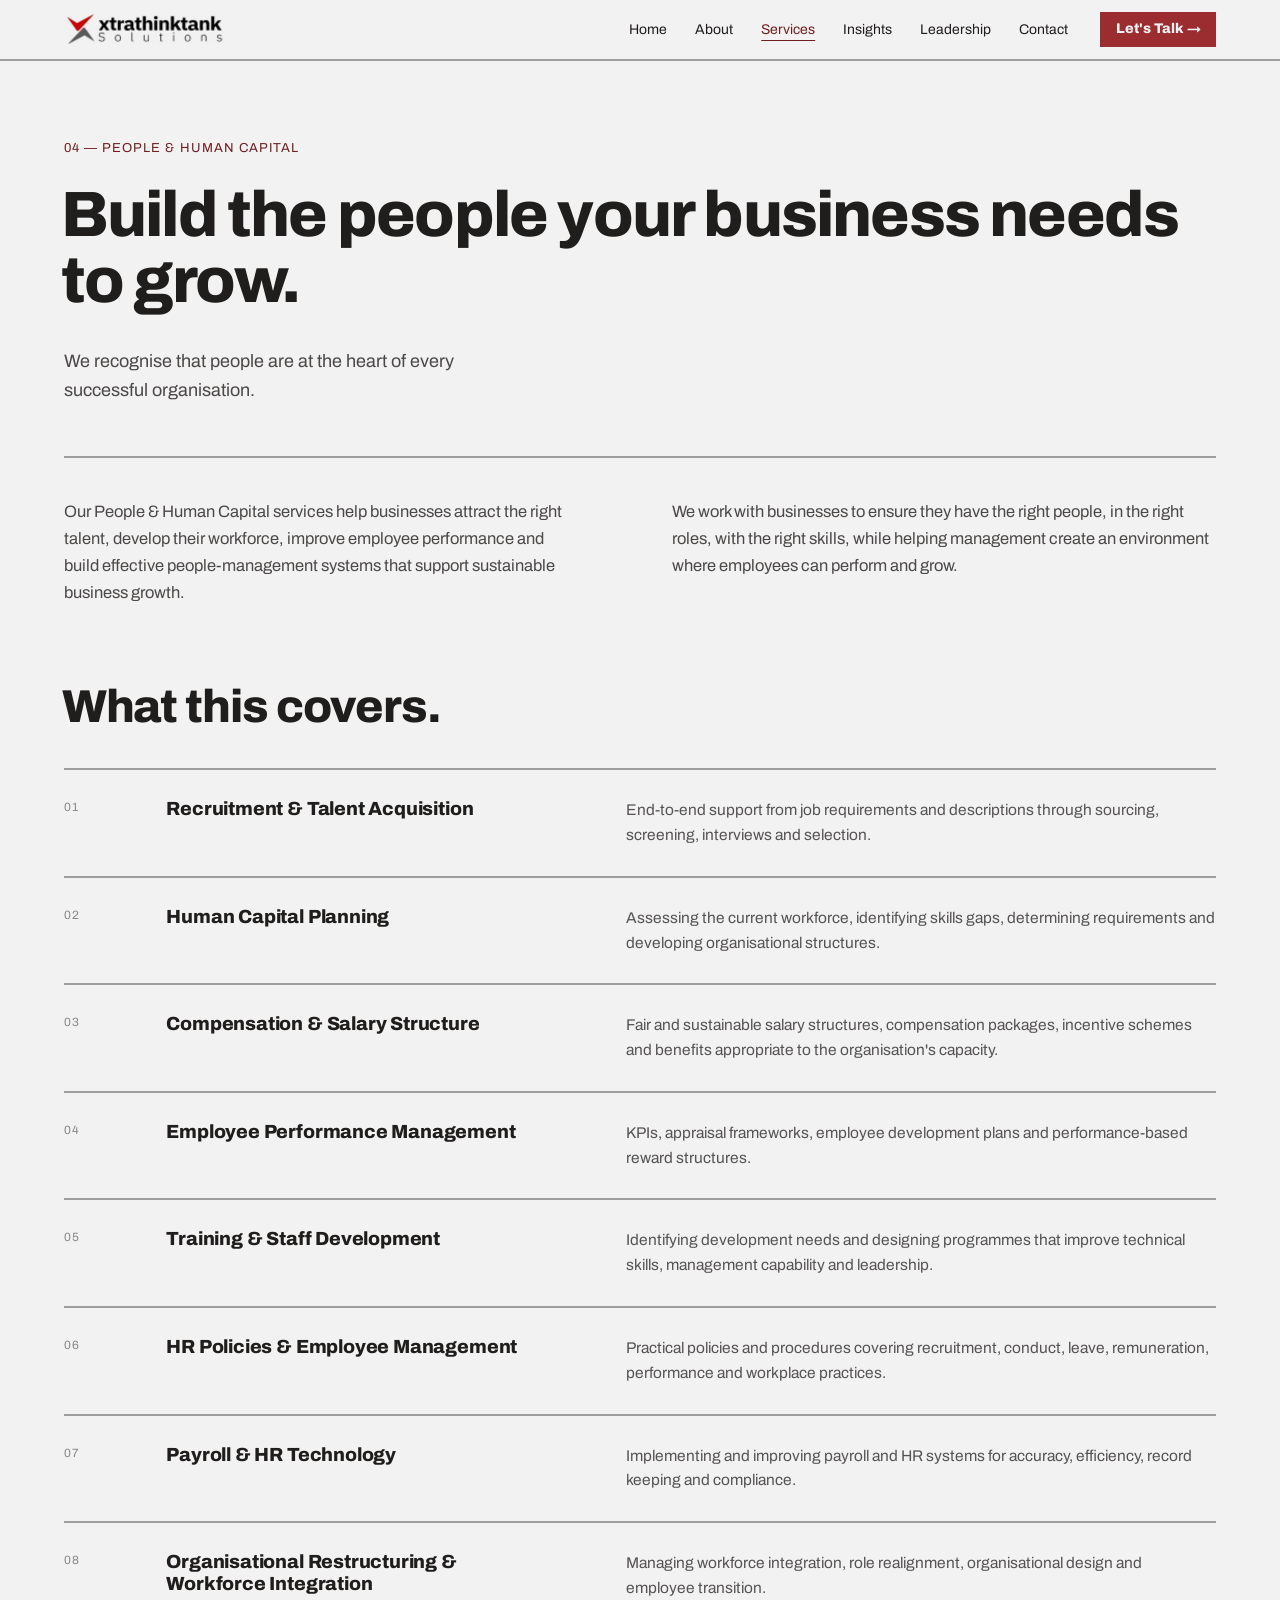
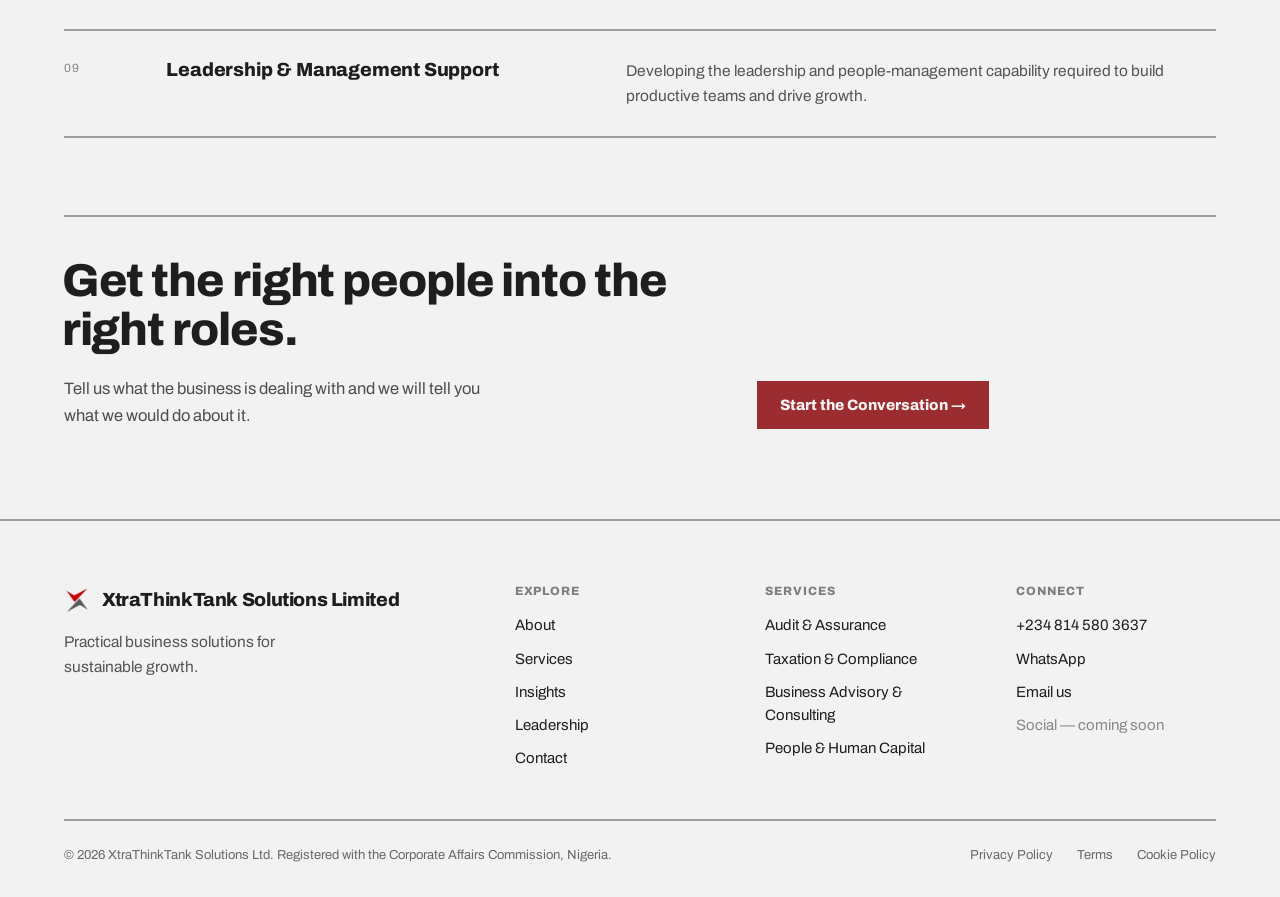
<file: people.html>
<!DOCTYPE html>
<html lang="en">
<head>
<meta charset="utf-8">
<meta name="viewport" content="width=device-width, initial-scale=1">
<title>People &amp; Human Capital | XtraThinkTank Solutions Limited</title>
<link rel="stylesheet" href="assets/css/styles.css">
<script src="assets/js/style-hooks.js" defer></script>
<style>
  body { margin: 0; text-wrap: pretty; }
  a { color: var(--color-text); }
  a:hover { color: var(--color-accent-700); }
  [data-r]{min-width:0}
  @media (max-width:900px){
    [data-r="split"],[data-r="form"],[data-r="2col"],[data-r="3col"],[data-r="svc"],[data-r="cap"],[data-r="footer"]{grid-template-columns:minmax(0,1fr)!important}
    [data-r="2col"]>*,[data-r="3col"]>*{border-right:0!important;padding-left:0!important;padding-right:0!important;border-bottom:2px solid var(--color-divider)}
    [data-r="cap"]{gap:8px!important}
  }
</style>
</head>
<body>
<div style="background:var(--color-bg);color:var(--color-text);font-family:var(--font-body);overflow-x:clip">
<a href="#main" style="position:absolute;left:-9999px;top:0;background:var(--color-accent);color:var(--color-bg);padding:12px 16px;z-index:100" style-focus="left:0">Skip to content</a>
<nav class="nav" style="position:sticky;top:0;z-index:50;background:var(--color-bg);padding-left:clamp(24px,5vw,72px);padding-right:clamp(24px,5vw,72px);gap:32px">
  <a class="nav-brand" href="index.html" style="margin-right:auto;display:flex;align-items:center;text-decoration:none"><img src="assets/img/brand-logo.png" alt="XtraThinkTank Solutions Limited" style="height:30px;width:auto;display:block"></a>
  <div style="display:flex;align-items:center;gap:28px" data-xtt-navlinks>
    <a href="index.html">Home</a>
    <a href="about.html">About</a>
    <a href="services.html" style="color:var(--color-accent-700);text-decoration:underline;text-underline-offset:6px">Services</a>
    <a href="insights.html">Insights</a>
    <a href="leadership.html">Leadership</a>
    <a href="contact.html">Contact</a>
  </div>
  <a data-xtt-navcta class="btn btn-primary" href="contact.html" style="text-decoration:none;color:var(--color-bg)">Let's Talk →</a>
  <button type="button" data-xtt-menubtn class="btn btn-secondary" aria-expanded="false" aria-controls="ip-menu" style="padding:10px 16px;font-size:14px">Menu</button>
</nav>
<div id="ip-menu" data-xtt-menu style="display:none;position:sticky;top:0;z-index:49;background:var(--color-bg);border-bottom:2px solid var(--color-divider)">
  <a href="index.html" style="display:block;padding:18px clamp(24px,5vw,72px);font-family:var(--font-heading);font-weight:800;font-size:19px;color:inherit;text-decoration:none;border-top:2px solid var(--color-divider)" style-hover="color:var(--color-accent)">Home</a>
  <a href="about.html" style="display:block;padding:18px clamp(24px,5vw,72px);font-family:var(--font-heading);font-weight:800;font-size:19px;color:inherit;text-decoration:none;border-top:2px solid var(--color-divider)" style-hover="color:var(--color-accent)">About</a>
  <a href="services.html" style="display:block;padding:18px clamp(24px,5vw,72px);font-family:var(--font-heading);font-weight:800;font-size:19px;color:inherit;text-decoration:none;border-top:2px solid var(--color-divider)" style-hover="color:var(--color-accent)">Services</a>
  <a href="insights.html" style="display:block;padding:18px clamp(24px,5vw,72px);font-family:var(--font-heading);font-weight:800;font-size:19px;color:inherit;text-decoration:none;border-top:2px solid var(--color-divider)" style-hover="color:var(--color-accent)">Insights</a>
  <a href="leadership.html" style="display:block;padding:18px clamp(24px,5vw,72px);font-family:var(--font-heading);font-weight:800;font-size:19px;color:inherit;text-decoration:none;border-top:2px solid var(--color-divider)" style-hover="color:var(--color-accent)">Leadership</a>
  <a href="contact.html" style="display:block;padding:18px clamp(24px,5vw,72px);font-family:var(--font-heading);font-weight:800;font-size:19px;color:inherit;text-decoration:none;border-top:2px solid var(--color-divider)" style-hover="color:var(--color-accent)">Contact</a>
  <div style="padding:20px clamp(24px,5vw,72px) 24px;border-top:2px solid var(--color-divider)"><a class="btn btn-primary" href="contact.html" style="text-decoration:none;color:var(--color-bg);width:100%;justify-content:flex-start;padding:16px">Let's Talk →</a></div>
</div>
<main id="main">

  <section style="padding:clamp(48px,6vw,88px) clamp(24px,5vw,72px) clamp(40px,4vw,64px)">
    <div style="max-width:1360px;margin:0 auto">
      <span style="display:block;font-size:13px;letter-spacing:0.08em;text-transform:uppercase;color:var(--color-accent-700);margin:0 0 24px">04 — People &amp; Human Capital</span>
      <h1 style="font-family:var(--font-heading);font-weight:800;font-size:clamp(36px,5vw,72px);line-height:1.04;letter-spacing:-0.028em;margin:0;margin-left:-0.05em">Build the people your business needs to grow.</h1>
      <p style="font-size:18px;line-height:1.6;margin:32px 0 0;color:color-mix(in srgb, var(--color-text) 80%, transparent);max-width:56ch">We recognise that people are at the heart of every successful organisation.</p>
    </div>
  </section>

  <section style="padding:0 clamp(24px,5vw,72px) clamp(56px,6vw,96px)">
    <div data-r="split" style="max-width:1360px;margin:0 auto;display:grid;grid-template-columns:minmax(0,6fr) minmax(0,6fr);gap:clamp(32px,5vw,88px);border-top:2px solid var(--color-divider);padding-top:40px">
      <div><p style="font-size:16.5px;line-height:1.65;margin:0;color:color-mix(in srgb, var(--color-text) 80%, transparent)">Our People &amp; Human Capital services help businesses attract the right talent, develop their workforce, improve employee performance and build effective people-management systems that support sustainable business growth.</p></div>
      <div><p style="font-size:16.5px;line-height:1.65;margin:0;color:color-mix(in srgb, var(--color-text) 80%, transparent)">We work with businesses to ensure they have the right people, in the right roles, with the right skills, while helping management create an environment where employees can perform and grow.</p></div>
    </div>
  </section>

  <section style="padding:0 clamp(24px,5vw,72px) clamp(56px,6vw,96px)">
    <div style="max-width:1360px;margin:0 auto">
      <div data-r="split" style="display:grid;grid-template-columns:minmax(0,7fr) minmax(0,5fr);gap:clamp(24px,4vw,64px);align-items:end;padding-bottom:36px">
        <h2 style="font-family:var(--font-heading);font-weight:800;font-size:clamp(28px,3.6vw,50px);line-height:1.06;letter-spacing:-0.024em;margin:0;margin-left:-0.05em">What this covers.</h2>
        <span></span>
      </div>
      <div style="border-top:2px solid var(--color-divider)">
        <div data-r="cap" style="display:grid;grid-template-columns:64px minmax(0,5fr) minmax(0,7fr);gap:clamp(16px,3vw,48px);padding:28px 0;border-bottom:2px solid var(--color-divider)"><span style="font-size:12px;letter-spacing:0.08em;color:color-mix(in srgb, var(--color-text) 50%, transparent)">01</span><h3 style="font-family:var(--font-heading);font-weight:800;font-size:19px;letter-spacing:-0.01em;margin:0">Recruitment &amp; Talent Acquisition</h3><p style="font-size:15.5px;line-height:1.6;margin:0;color:color-mix(in srgb, var(--color-text) 75%, transparent)">End-to-end support from job requirements and descriptions through sourcing, screening, interviews and selection.</p></div>
        <div data-r="cap" style="display:grid;grid-template-columns:64px minmax(0,5fr) minmax(0,7fr);gap:clamp(16px,3vw,48px);padding:28px 0;border-bottom:2px solid var(--color-divider)"><span style="font-size:12px;letter-spacing:0.08em;color:color-mix(in srgb, var(--color-text) 50%, transparent)">02</span><h3 style="font-family:var(--font-heading);font-weight:800;font-size:19px;letter-spacing:-0.01em;margin:0">Human Capital Planning</h3><p style="font-size:15.5px;line-height:1.6;margin:0;color:color-mix(in srgb, var(--color-text) 75%, transparent)">Assessing the current workforce, identifying skills gaps, determining requirements and developing organisational structures.</p></div>
        <div data-r="cap" style="display:grid;grid-template-columns:64px minmax(0,5fr) minmax(0,7fr);gap:clamp(16px,3vw,48px);padding:28px 0;border-bottom:2px solid var(--color-divider)"><span style="font-size:12px;letter-spacing:0.08em;color:color-mix(in srgb, var(--color-text) 50%, transparent)">03</span><h3 style="font-family:var(--font-heading);font-weight:800;font-size:19px;letter-spacing:-0.01em;margin:0">Compensation &amp; Salary Structure</h3><p style="font-size:15.5px;line-height:1.6;margin:0;color:color-mix(in srgb, var(--color-text) 75%, transparent)">Fair and sustainable salary structures, compensation packages, incentive schemes and benefits appropriate to the organisation's capacity.</p></div>
        <div data-r="cap" style="display:grid;grid-template-columns:64px minmax(0,5fr) minmax(0,7fr);gap:clamp(16px,3vw,48px);padding:28px 0;border-bottom:2px solid var(--color-divider)"><span style="font-size:12px;letter-spacing:0.08em;color:color-mix(in srgb, var(--color-text) 50%, transparent)">04</span><h3 style="font-family:var(--font-heading);font-weight:800;font-size:19px;letter-spacing:-0.01em;margin:0">Employee Performance Management</h3><p style="font-size:15.5px;line-height:1.6;margin:0;color:color-mix(in srgb, var(--color-text) 75%, transparent)">KPIs, appraisal frameworks, employee development plans and performance-based reward structures.</p></div>
        <div data-r="cap" style="display:grid;grid-template-columns:64px minmax(0,5fr) minmax(0,7fr);gap:clamp(16px,3vw,48px);padding:28px 0;border-bottom:2px solid var(--color-divider)"><span style="font-size:12px;letter-spacing:0.08em;color:color-mix(in srgb, var(--color-text) 50%, transparent)">05</span><h3 style="font-family:var(--font-heading);font-weight:800;font-size:19px;letter-spacing:-0.01em;margin:0">Training &amp; Staff Development</h3><p style="font-size:15.5px;line-height:1.6;margin:0;color:color-mix(in srgb, var(--color-text) 75%, transparent)">Identifying development needs and designing programmes that improve technical skills, management capability and leadership.</p></div>
        <div data-r="cap" style="display:grid;grid-template-columns:64px minmax(0,5fr) minmax(0,7fr);gap:clamp(16px,3vw,48px);padding:28px 0;border-bottom:2px solid var(--color-divider)"><span style="font-size:12px;letter-spacing:0.08em;color:color-mix(in srgb, var(--color-text) 50%, transparent)">06</span><h3 style="font-family:var(--font-heading);font-weight:800;font-size:19px;letter-spacing:-0.01em;margin:0">HR Policies &amp; Employee Management</h3><p style="font-size:15.5px;line-height:1.6;margin:0;color:color-mix(in srgb, var(--color-text) 75%, transparent)">Practical policies and procedures covering recruitment, conduct, leave, remuneration, performance and workplace practices.</p></div>
        <div data-r="cap" style="display:grid;grid-template-columns:64px minmax(0,5fr) minmax(0,7fr);gap:clamp(16px,3vw,48px);padding:28px 0;border-bottom:2px solid var(--color-divider)"><span style="font-size:12px;letter-spacing:0.08em;color:color-mix(in srgb, var(--color-text) 50%, transparent)">07</span><h3 style="font-family:var(--font-heading);font-weight:800;font-size:19px;letter-spacing:-0.01em;margin:0">Payroll &amp; HR Technology</h3><p style="font-size:15.5px;line-height:1.6;margin:0;color:color-mix(in srgb, var(--color-text) 75%, transparent)">Implementing and improving payroll and HR systems for accuracy, efficiency, record keeping and compliance.</p></div>
        <div data-r="cap" style="display:grid;grid-template-columns:64px minmax(0,5fr) minmax(0,7fr);gap:clamp(16px,3vw,48px);padding:28px 0;border-bottom:2px solid var(--color-divider)"><span style="font-size:12px;letter-spacing:0.08em;color:color-mix(in srgb, var(--color-text) 50%, transparent)">08</span><h3 style="font-family:var(--font-heading);font-weight:800;font-size:19px;letter-spacing:-0.01em;margin:0">Organisational Restructuring &amp; Workforce Integration</h3><p style="font-size:15.5px;line-height:1.6;margin:0;color:color-mix(in srgb, var(--color-text) 75%, transparent)">Managing workforce integration, role realignment, organisational design and employee transition.</p></div>
        <div data-r="cap" style="display:grid;grid-template-columns:64px minmax(0,5fr) minmax(0,7fr);gap:clamp(16px,3vw,48px);padding:28px 0;border-bottom:2px solid var(--color-divider)"><span style="font-size:12px;letter-spacing:0.08em;color:color-mix(in srgb, var(--color-text) 50%, transparent)">09</span><h3 style="font-family:var(--font-heading);font-weight:800;font-size:19px;letter-spacing:-0.01em;margin:0">Leadership &amp; Management Support</h3><p style="font-size:15.5px;line-height:1.6;margin:0;color:color-mix(in srgb, var(--color-text) 75%, transparent)">Developing the leadership and people-management capability required to build productive teams and drive growth.</p></div>
      </div>
    </div>
  </section>

  <section style="padding:0 clamp(24px,5vw,72px) clamp(64px,7vw,104px)">
    <div data-r="split" style="max-width:1360px;margin:0 auto;display:grid;grid-template-columns:minmax(0,7fr) minmax(0,5fr);gap:clamp(24px,4vw,64px);align-items:end;border-top:2px solid var(--color-divider);padding-top:40px">
      <div>
        <h2 style="font-family:var(--font-heading);font-weight:800;font-size:clamp(28px,3.6vw,50px);line-height:1.06;letter-spacing:-0.024em;margin:0;margin-left:-0.05em">Get the right people into the right roles.</h2>
        <p style="font-size:16.5px;line-height:1.65;margin:20px 0 0;max-width:48ch;color:color-mix(in srgb, var(--color-text) 78%, transparent)">Tell us what the business is dealing with and we will tell you what we would do about it.</p>
      </div>
      <div><a class="btn btn-primary" href="https://wa.me/2348145803637?text=Hi%2C%20I%27d%20like%20to%20talk%20about%20People%20%26%20Human%20Capital." target="_blank" rel="noopener" style="text-decoration:none;color:var(--color-bg);padding:14px 22px;font-size:15px">Start the Conversation →</a></div>
    </div>
  </section>

</main>
<footer style="border-top:2px solid var(--color-divider);padding:clamp(48px,5vw,80px) clamp(24px,5vw,72px) 32px">
  <div style="max-width:1360px;margin:0 auto">
    <div data-r="footer" style="display:grid;grid-template-columns:minmax(0,4fr) repeat(3,minmax(0,2fr));gap:clamp(24px,4vw,64px)">
      <div><span style="font-family:var(--font-heading);font-weight:800;font-size:19px;letter-spacing:-0.02em;display:flex;align-items:center;gap:12px;margin-bottom:16px"><img src="assets/img/brand-icon.png" alt="" style="width:26px;height:26px;display:block">XtraThinkTank Solutions Limited</span><p style="font-size:15.5px;line-height:1.6;margin:0;max-width:34ch;color:color-mix(in srgb, var(--color-text) 75%, transparent)">Practical business solutions for sustainable growth.</p></div>
      <div><h3 style="font-size:12px;letter-spacing:0.08em;text-transform:uppercase;margin:0 0 16px;color:color-mix(in srgb, var(--color-text) 55%, transparent)">Explore</h3><div style="display:flex;flex-direction:column;gap:10px;font-size:15px"><a href="about.html" style="color:inherit;text-decoration:none" style-hover="color:var(--color-accent-700)">About</a><a href="services.html" style="color:inherit;text-decoration:none" style-hover="color:var(--color-accent-700)">Services</a><a href="insights.html" style="color:inherit;text-decoration:none" style-hover="color:var(--color-accent-700)">Insights</a><a href="leadership.html" style="color:inherit;text-decoration:none" style-hover="color:var(--color-accent-700)">Leadership</a><a href="contact.html" style="color:inherit;text-decoration:none" style-hover="color:var(--color-accent-700)">Contact</a></div></div>
      <div><h3 style="font-size:12px;letter-spacing:0.08em;text-transform:uppercase;margin:0 0 16px;color:color-mix(in srgb, var(--color-text) 55%, transparent)">Services</h3><div style="display:flex;flex-direction:column;gap:10px;font-size:15px"><a href="audit.html" style="color:inherit;text-decoration:none" style-hover="color:var(--color-accent-700)">Audit &amp; Assurance</a><a href="tax.html" style="color:inherit;text-decoration:none" style-hover="color:var(--color-accent-700)">Taxation &amp; Compliance</a><a href="advisory.html" style="color:inherit;text-decoration:none" style-hover="color:var(--color-accent-700)">Business Advisory &amp; Consulting</a><a href="people.html" style="color:inherit;text-decoration:none" style-hover="color:var(--color-accent-700)">People &amp; Human Capital</a></div></div>
      <div><h3 style="font-size:12px;letter-spacing:0.08em;text-transform:uppercase;margin:0 0 16px;color:color-mix(in srgb, var(--color-text) 55%, transparent)">Connect</h3><div style="display:flex;flex-direction:column;gap:10px;font-size:15px"><a href="tel:+2348145803637" style="color:inherit;text-decoration:none" style-hover="color:var(--color-accent-700)">+234 814 580 3637</a><a href="https://wa.me/2348145803637" style="color:inherit;text-decoration:none" style-hover="color:var(--color-accent-700)">WhatsApp</a><a href="mailto:xtrathinktanksolutionsltd@gmail.com" style="color:inherit;text-decoration:none" style-hover="color:var(--color-accent-700)">Email us</a><span style="color:color-mix(in srgb, var(--color-text) 50%, transparent)">Social — coming soon</span></div></div>
    </div>
    <div style="border-top:2px solid var(--color-divider);margin-top:48px;padding-top:24px;display:flex;flex-wrap:wrap;gap:24px;justify-content:space-between;font-size:13px;color:color-mix(in srgb, var(--color-text) 65%, transparent)">
      <span>© 2026 XtraThinkTank Solutions Ltd. Registered with the Corporate Affairs Commission, Nigeria.</span>
      <span style="display:flex;gap:24px;flex-wrap:wrap"><a href="contact.html" style="color:inherit;text-decoration:none" style-hover="color:var(--color-accent-700)">Privacy Policy</a><a href="contact.html" style="color:inherit;text-decoration:none" style-hover="color:var(--color-accent-700)">Terms</a><a href="contact.html" style="color:inherit;text-decoration:none" style-hover="color:var(--color-accent-700)">Cookie Policy</a></span>
    </div>
  </div>
</footer>
<a data-xtt-stickycta href="contact.html" class="btn btn-primary" style="display:none;position:fixed;left:16px;right:16px;bottom:16px;z-index:60;padding:16px;font-size:16px;justify-content:flex-start;text-decoration:none;color:var(--color-bg);box-shadow:var(--shadow-lg)">Talk to Us →</a>
</div>
<script>
document.addEventListener('DOMContentLoaded', function () {
  var narrow = function () { return window.innerWidth < 900; };
  var cta = document.querySelector('[data-xtt-stickycta]');
  var navlinks = document.querySelector('[data-xtt-navlinks]');
  var navcta = document.querySelector('[data-xtt-navcta]');
  var menuBtn = document.querySelector('[data-xtt-menubtn]');
  var menu = document.querySelector('[data-xtt-menu]');
  var setMenu = function (open) {
    if (!menu || !menuBtn) return;
    menu.style.display = open ? 'block' : 'none';
    menuBtn.setAttribute('aria-expanded', open ? 'true' : 'false');
    menuBtn.textContent = open ? 'Close' : 'Menu';
  };
  if (menuBtn) menuBtn.addEventListener('click', function () { setMenu(menuBtn.getAttribute('aria-expanded') !== 'true'); });
  if (menu) menu.querySelectorAll('a').forEach(function (a) { a.addEventListener('click', function () { setMenu(false); }); });
  var applyResponsive = function () {
    var n = narrow();
    if (cta) cta.style.display = n ? 'inline-flex' : 'none';
    if (navlinks) navlinks.style.display = n ? 'none' : 'flex';
    if (navcta) navcta.style.display = n ? 'none' : 'inline-flex';
    if (menuBtn) menuBtn.style.display = n ? 'inline-flex' : 'none';
    if (!n) setMenu(false);
  };
  applyResponsive();
  window.addEventListener('resize', applyResponsive);
});
</script>
</body>
</html>
</file>
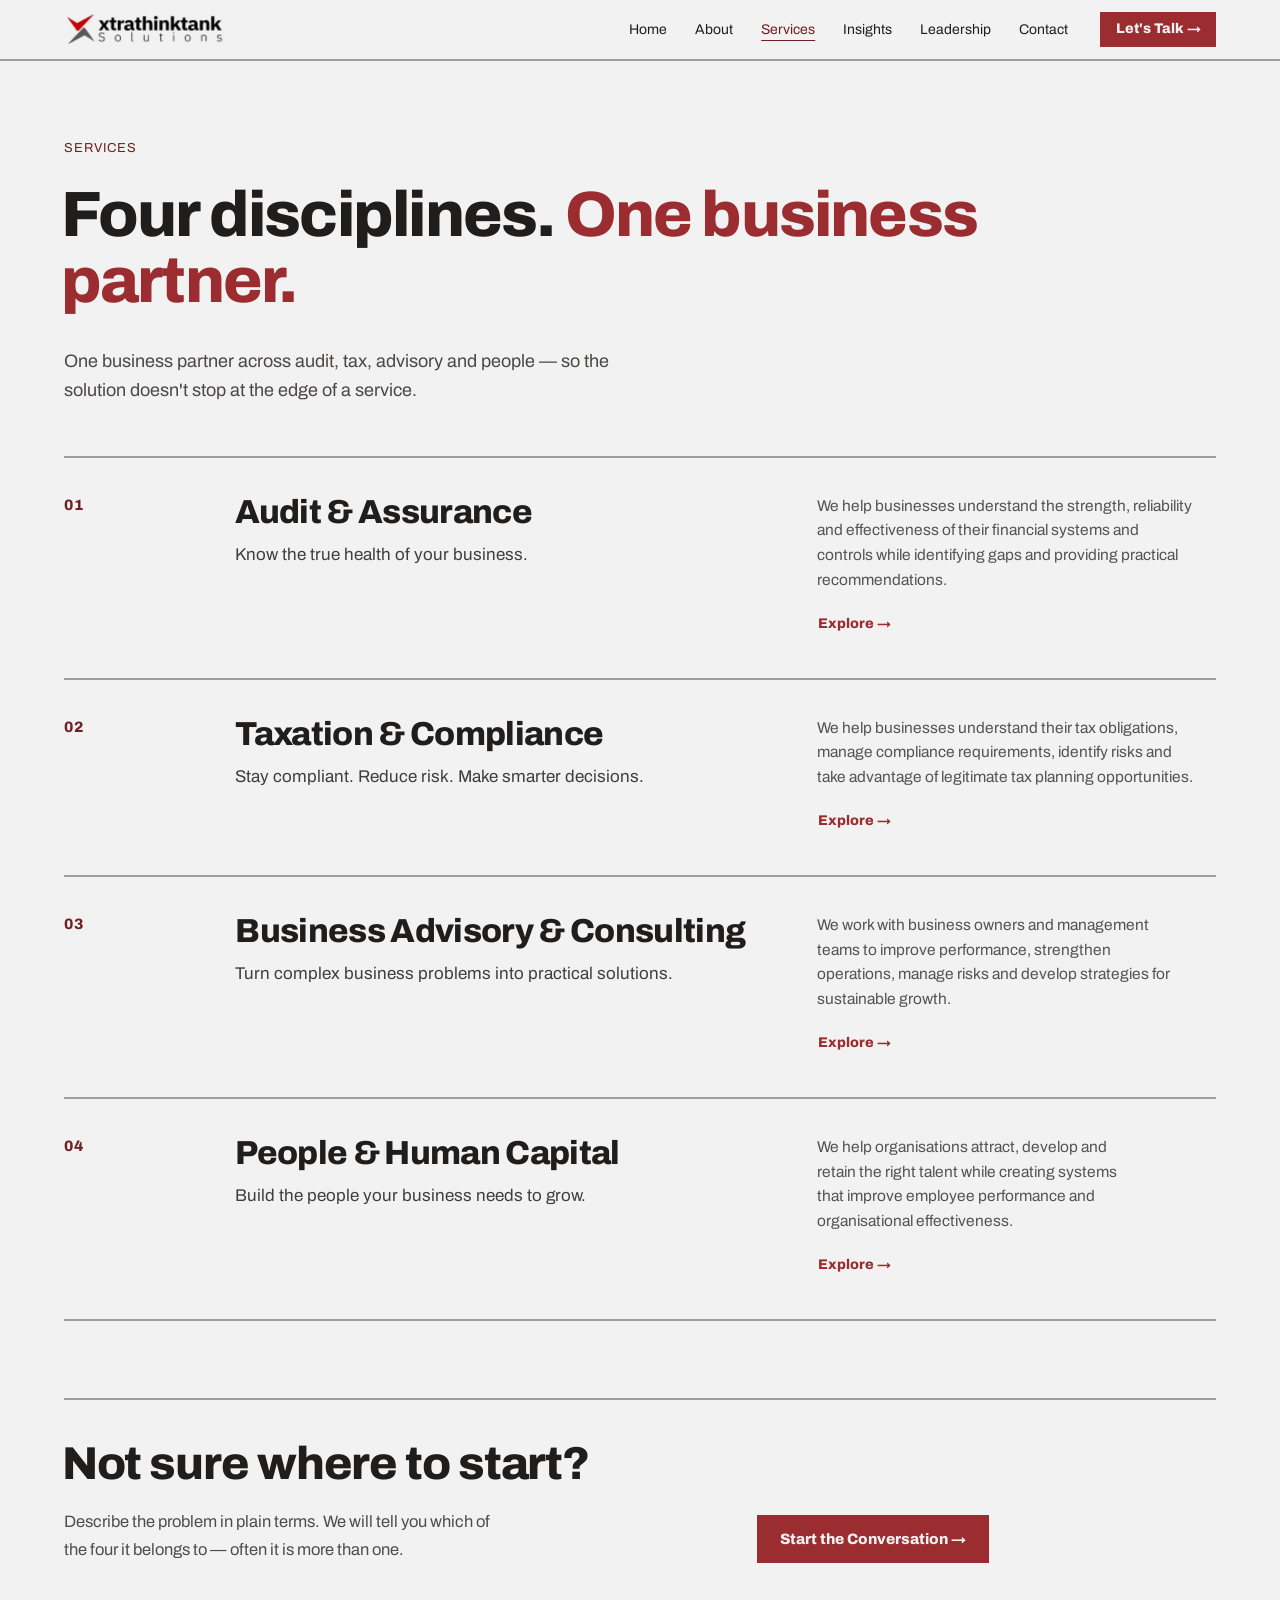
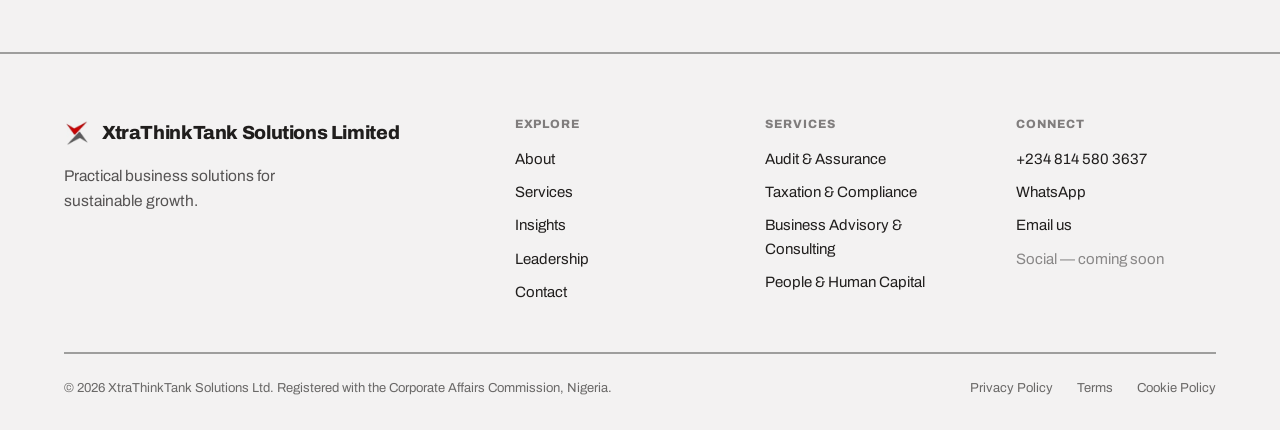
<file: services.html>
<!DOCTYPE html>
<html lang="en">
<head>
<meta charset="utf-8">
<meta name="viewport" content="width=device-width, initial-scale=1">
<title>Services | XtraThinkTank Solutions Limited</title>
<link rel="stylesheet" href="assets/css/styles.css">
<script src="assets/js/image-slot.js" defer></script>
<script src="assets/js/style-hooks.js" defer></script>
<style>
  body { margin: 0; text-wrap: pretty; }
  a { color: var(--color-text); }
  a:hover { color: var(--color-accent-700); }
  [data-r]{min-width:0}
  @media (max-width:900px){
    [data-r="split"],[data-r="form"],[data-r="2col"],[data-r="3col"],[data-r="svc"],[data-r="cap"],[data-r="footer"]{grid-template-columns:minmax(0,1fr)!important}
    [data-r="svc"]{gap:8px!important}
    [data-r="form"],[data-r="2col"]{gap:24px!important}
  }
</style>
</head>
<body>
<div style="background:var(--color-bg);color:var(--color-text);font-family:var(--font-body);overflow-x:clip">
<a href="#main" style="position:absolute;left:-9999px;top:0;background:var(--color-accent);color:var(--color-bg);padding:12px 16px;z-index:100" style-focus="left:0">Skip to content</a>
<nav class="nav" style="position:sticky;top:0;z-index:50;background:var(--color-bg);padding-left:clamp(24px,5vw,72px);padding-right:clamp(24px,5vw,72px);gap:32px">
  <a class="nav-brand" href="index.html" style="margin-right:auto;display:flex;align-items:center;text-decoration:none">
    <img src="assets/img/brand-logo.png" alt="XtraThinkTank Solutions Limited" style="height:30px;width:auto;display:block">
  </a>
  <div style="display:flex;align-items:center;gap:28px" data-xtt-navlinks>
    <a href="index.html">Home</a>
    <a href="about.html">About</a>
    <a href="services.html" style="color:var(--color-accent-700);text-decoration:underline;text-underline-offset:6px">Services</a>
    <a href="insights.html">Insights</a>
    <a href="leadership.html">Leadership</a>
    <a href="contact.html">Contact</a>
  </div>
  <a data-xtt-navcta class="btn btn-primary" href="contact.html" style="text-decoration:none;color:var(--color-bg)">Let's Talk →</a>
  <button type="button" data-xtt-menubtn class="btn btn-secondary" aria-expanded="false" aria-controls="ip-menu" style="padding:10px 16px;font-size:14px">Menu</button>
</nav>
<div id="ip-menu" data-xtt-menu style="display:none;position:sticky;top:0;z-index:49;background:var(--color-bg);border-bottom:2px solid var(--color-divider)">
  <a href="index.html" style="display:block;padding:18px clamp(24px,5vw,72px);font-family:var(--font-heading);font-weight:800;font-size:19px;color:inherit;text-decoration:none;border-top:2px solid var(--color-divider)" style-hover="color:var(--color-accent)">Home</a>
  <a href="about.html" style="display:block;padding:18px clamp(24px,5vw,72px);font-family:var(--font-heading);font-weight:800;font-size:19px;color:inherit;text-decoration:none;border-top:2px solid var(--color-divider)" style-hover="color:var(--color-accent)">About</a>
  <a href="services.html" style="display:block;padding:18px clamp(24px,5vw,72px);font-family:var(--font-heading);font-weight:800;font-size:19px;color:inherit;text-decoration:none;border-top:2px solid var(--color-divider)" style-hover="color:var(--color-accent)">Services</a>
  <a href="insights.html" style="display:block;padding:18px clamp(24px,5vw,72px);font-family:var(--font-heading);font-weight:800;font-size:19px;color:inherit;text-decoration:none;border-top:2px solid var(--color-divider)" style-hover="color:var(--color-accent)">Insights</a>
  <a href="leadership.html" style="display:block;padding:18px clamp(24px,5vw,72px);font-family:var(--font-heading);font-weight:800;font-size:19px;color:inherit;text-decoration:none;border-top:2px solid var(--color-divider)" style-hover="color:var(--color-accent)">Leadership</a>
  <a href="contact.html" style="display:block;padding:18px clamp(24px,5vw,72px);font-family:var(--font-heading);font-weight:800;font-size:19px;color:inherit;text-decoration:none;border-top:2px solid var(--color-divider)" style-hover="color:var(--color-accent)">Contact</a>
  <div style="padding:20px clamp(24px,5vw,72px) 24px;border-top:2px solid var(--color-divider)">
    <a class="btn btn-primary" href="contact.html" style="text-decoration:none;color:var(--color-bg);width:100%;justify-content:flex-start;padding:16px">Let's Talk →</a>
  </div>
</div>
<main id="main">

  <section style="padding:clamp(48px,6vw,88px) clamp(24px,5vw,72px) clamp(40px,4vw,64px)">
    <div style="max-width:1360px;margin:0 auto">
      <span style="display:block;font-size:13px;letter-spacing:0.08em;text-transform:uppercase;color:var(--color-accent-700);margin:0 0 24px">Services</span>
      <h1 style="font-family:var(--font-heading);font-weight:800;font-size:clamp(36px,5vw,72px);line-height:1.04;letter-spacing:-0.028em;margin:0;margin-left:-0.05em">Four disciplines. <span style="color:#9B2D30">One business partner.</span></h1>
      <p style="font-size:18px;line-height:1.6;margin:32px 0 0;color:color-mix(in srgb, var(--color-text) 80%, transparent);max-width:56ch">One business partner across audit, tax, advisory and people — so the solution doesn't stop at the edge of a service.</p>
    </div>
  </section>

  <section style="padding:0 clamp(24px,5vw,72px) clamp(56px,6vw,96px)">
    <div style="max-width:1360px;margin:0 auto">
      <a href="audit.html" data-r="svc" style="text-decoration:none;color:inherit;border-top:2px solid var(--color-divider);display:grid;grid-template-columns:120px minmax(0,1fr);gap:clamp(20px,4vw,64px);padding:36px 20px 36px 0;transition:background .3s ease,padding .3s ease" style-hover="background:color-mix(in srgb, var(--color-text) 5%, transparent);padding-left:20px">
        <span style="font-family:var(--font-heading);font-weight:800;font-size:15px;letter-spacing:0.04em;color:var(--color-accent-700)">01</span>
        <div data-r="split" style="display:grid;grid-template-columns:minmax(0,7fr) minmax(0,5fr);gap:clamp(20px,4vw,64px);align-items:start">
          <div>
            <h3 style="font-family:var(--font-heading);font-weight:800;font-size:clamp(24px,2.6vw,36px);line-height:1.1;letter-spacing:-0.02em;margin:0">Audit &amp; Assurance</h3>
            <p style="font-size:17px;line-height:1.5;margin:12px 0 0;color:color-mix(in srgb, var(--color-text) 85%, transparent)">Know the true health of your business.</p>
          </div>
          <div>
            <p style="font-size:15.5px;line-height:1.6;margin:0;color:color-mix(in srgb, var(--color-text) 75%, transparent)">We help businesses understand the strength, reliability and effectiveness of their financial systems and controls while identifying gaps and providing practical recommendations.</p>
            <span class="btn btn-ghost" style="padding-left:0;margin-top:14px">Explore →</span>
          </div>
        </div>
      </a>
      <a href="tax.html" data-r="svc" style="text-decoration:none;color:inherit;border-top:2px solid var(--color-divider);display:grid;grid-template-columns:120px minmax(0,1fr);gap:clamp(20px,4vw,64px);padding:36px 20px 36px 0;transition:background .3s ease,padding .3s ease" style-hover="background:color-mix(in srgb, var(--color-text) 5%, transparent);padding-left:20px">
        <span style="font-family:var(--font-heading);font-weight:800;font-size:15px;letter-spacing:0.04em;color:var(--color-accent-700)">02</span>
        <div data-r="split" style="display:grid;grid-template-columns:minmax(0,7fr) minmax(0,5fr);gap:clamp(20px,4vw,64px);align-items:start">
          <div>
            <h3 style="font-family:var(--font-heading);font-weight:800;font-size:clamp(24px,2.6vw,36px);line-height:1.1;letter-spacing:-0.02em;margin:0">Taxation &amp; Compliance</h3>
            <p style="font-size:17px;line-height:1.5;margin:12px 0 0;color:color-mix(in srgb, var(--color-text) 85%, transparent)">Stay compliant. Reduce risk. Make smarter decisions.</p>
          </div>
          <div>
            <p style="font-size:15.5px;line-height:1.6;margin:0;color:color-mix(in srgb, var(--color-text) 75%, transparent)">We help businesses understand their tax obligations, manage compliance requirements, identify risks and take advantage of legitimate tax planning opportunities.</p>
            <span class="btn btn-ghost" style="padding-left:0;margin-top:14px">Explore →</span>
          </div>
        </div>
      </a>
      <a href="advisory.html" data-r="svc" style="text-decoration:none;color:inherit;border-top:2px solid var(--color-divider);display:grid;grid-template-columns:120px minmax(0,1fr);gap:clamp(20px,4vw,64px);padding:36px 20px 36px 0;transition:background .3s ease,padding .3s ease" style-hover="background:color-mix(in srgb, var(--color-text) 5%, transparent);padding-left:20px">
        <span style="font-family:var(--font-heading);font-weight:800;font-size:15px;letter-spacing:0.04em;color:var(--color-accent-700)">03</span>
        <div data-r="split" style="display:grid;grid-template-columns:minmax(0,7fr) minmax(0,5fr);gap:clamp(20px,4vw,64px);align-items:start">
          <div>
            <h3 style="font-family:var(--font-heading);font-weight:800;font-size:clamp(24px,2.6vw,36px);line-height:1.1;letter-spacing:-0.02em;margin:0">Business Advisory &amp; Consulting</h3>
            <p style="font-size:17px;line-height:1.5;margin:12px 0 0;color:color-mix(in srgb, var(--color-text) 85%, transparent)">Turn complex business problems into practical solutions.</p>
          </div>
          <div>
            <p style="font-size:15.5px;line-height:1.6;margin:0;color:color-mix(in srgb, var(--color-text) 75%, transparent)">We work with business owners and management teams to improve performance, strengthen operations, manage risks and develop strategies for sustainable growth.</p>
            <span class="btn btn-ghost" style="padding-left:0;margin-top:14px">Explore →</span>
          </div>
        </div>
      </a>
      <a href="people.html" data-r="svc" style="text-decoration:none;color:inherit;border-top:2px solid var(--color-divider);border-bottom:2px solid var(--color-divider);display:grid;grid-template-columns:120px minmax(0,1fr);gap:clamp(20px,4vw,64px);padding:36px 20px 36px 0;transition:background .3s ease,padding .3s ease" style-hover="background:color-mix(in srgb, var(--color-text) 5%, transparent);padding-left:20px">
        <span style="font-family:var(--font-heading);font-weight:800;font-size:15px;letter-spacing:0.04em;color:var(--color-accent-700)">04</span>
        <div data-r="split" style="display:grid;grid-template-columns:minmax(0,7fr) minmax(0,5fr);gap:clamp(20px,4vw,64px);align-items:start">
          <div>
            <h3 style="font-family:var(--font-heading);font-weight:800;font-size:clamp(24px,2.6vw,36px);line-height:1.1;letter-spacing:-0.02em;margin:0">People &amp; Human Capital</h3>
            <p style="font-size:17px;line-height:1.5;margin:12px 0 0;color:color-mix(in srgb, var(--color-text) 85%, transparent)">Build the people your business needs to grow.</p>
          </div>
          <div>
            <p style="font-size:15.5px;line-height:1.6;margin:0;color:color-mix(in srgb, var(--color-text) 75%, transparent)">We help organisations attract, develop and retain the right talent while creating systems that improve employee performance and organisational effectiveness.</p>
            <span class="btn btn-ghost" style="padding-left:0;margin-top:14px">Explore →</span>
          </div>
        </div>
      </a>
    </div>
  </section>

  <section style="padding:0 clamp(24px,5vw,72px) clamp(64px,7vw,104px)">
    <div data-r="split" style="max-width:1360px;margin:0 auto;display:grid;grid-template-columns:minmax(0,7fr) minmax(0,5fr);gap:clamp(24px,4vw,64px);align-items:end;border-top:2px solid var(--color-divider);padding-top:40px">
      <div>
        <h2 style="font-family:var(--font-heading);font-weight:800;font-size:clamp(28px,3.6vw,50px);line-height:1.06;letter-spacing:-0.024em;margin:0;margin-left:-0.05em">Not sure where to start?</h2>
        <p style="font-size:16.5px;line-height:1.65;margin:20px 0 0;max-width:48ch;color:color-mix(in srgb, var(--color-text) 78%, transparent)">Describe the problem in plain terms. We will tell you which of the four it belongs to — often it is more than one.</p>
      </div>
      <div><a class="btn btn-primary" href="https://wa.me/2348145803637?text=Hi%2C%20I%27d%20like%20to%20talk%20about%20your%20services." target="_blank" rel="noopener" style="text-decoration:none;color:var(--color-bg);padding:14px 22px;font-size:15px">Start the Conversation →</a></div>
    </div>
  </section>

</main>
<footer style="border-top:2px solid var(--color-divider);padding:clamp(48px,5vw,80px) clamp(24px,5vw,72px) 32px">
  <div style="max-width:1360px;margin:0 auto">
    <div data-r="footer" style="display:grid;grid-template-columns:minmax(0,4fr) repeat(3,minmax(0,2fr));gap:clamp(24px,4vw,64px)">
      <div><span style="font-family:var(--font-heading);font-weight:800;font-size:19px;letter-spacing:-0.02em;display:flex;align-items:center;gap:12px;margin-bottom:16px"><img src="assets/img/brand-icon.png" alt="" style="width:26px;height:26px;display:block">XtraThinkTank Solutions Limited</span><p style="font-size:15.5px;line-height:1.6;margin:0;max-width:34ch;color:color-mix(in srgb, var(--color-text) 75%, transparent)">Practical business solutions for sustainable growth.</p></div>
      <div><h3 style="font-size:12px;letter-spacing:0.08em;text-transform:uppercase;margin:0 0 16px;color:color-mix(in srgb, var(--color-text) 55%, transparent)">Explore</h3><div style="display:flex;flex-direction:column;gap:10px;font-size:15px"><a href="about.html" style="color:inherit;text-decoration:none" style-hover="color:var(--color-accent-700)">About</a><a href="services.html" style="color:inherit;text-decoration:none" style-hover="color:var(--color-accent-700)">Services</a><a href="insights.html" style="color:inherit;text-decoration:none" style-hover="color:var(--color-accent-700)">Insights</a><a href="leadership.html" style="color:inherit;text-decoration:none" style-hover="color:var(--color-accent-700)">Leadership</a><a href="contact.html" style="color:inherit;text-decoration:none" style-hover="color:var(--color-accent-700)">Contact</a></div></div>
      <div><h3 style="font-size:12px;letter-spacing:0.08em;text-transform:uppercase;margin:0 0 16px;color:color-mix(in srgb, var(--color-text) 55%, transparent)">Services</h3><div style="display:flex;flex-direction:column;gap:10px;font-size:15px"><a href="audit.html" style="color:inherit;text-decoration:none" style-hover="color:var(--color-accent-700)">Audit &amp; Assurance</a><a href="tax.html" style="color:inherit;text-decoration:none" style-hover="color:var(--color-accent-700)">Taxation &amp; Compliance</a><a href="advisory.html" style="color:inherit;text-decoration:none" style-hover="color:var(--color-accent-700)">Business Advisory &amp; Consulting</a><a href="people.html" style="color:inherit;text-decoration:none" style-hover="color:var(--color-accent-700)">People &amp; Human Capital</a></div></div>
      <div><h3 style="font-size:12px;letter-spacing:0.08em;text-transform:uppercase;margin:0 0 16px;color:color-mix(in srgb, var(--color-text) 55%, transparent)">Connect</h3><div style="display:flex;flex-direction:column;gap:10px;font-size:15px"><a href="tel:+2348145803637" style="color:inherit;text-decoration:none" style-hover="color:var(--color-accent-700)">+234 814 580 3637</a><a href="https://wa.me/2348145803637" style="color:inherit;text-decoration:none" style-hover="color:var(--color-accent-700)">WhatsApp</a><a href="mailto:xtrathinktanksolutionsltd@gmail.com" style="color:inherit;text-decoration:none" style-hover="color:var(--color-accent-700)">Email us</a><span style="color:color-mix(in srgb, var(--color-text) 50%, transparent)">Social — coming soon</span></div></div>
    </div>
    <div style="border-top:2px solid var(--color-divider);margin-top:48px;padding-top:24px;display:flex;flex-wrap:wrap;gap:24px;justify-content:space-between;font-size:13px;color:color-mix(in srgb, var(--color-text) 65%, transparent)">
      <span>© 2026 XtraThinkTank Solutions Ltd. Registered with the Corporate Affairs Commission, Nigeria.</span>
      <span style="display:flex;gap:24px;flex-wrap:wrap"><a href="contact.html" style="color:inherit;text-decoration:none" style-hover="color:var(--color-accent-700)">Privacy Policy</a><a href="contact.html" style="color:inherit;text-decoration:none" style-hover="color:var(--color-accent-700)">Terms</a><a href="contact.html" style="color:inherit;text-decoration:none" style-hover="color:var(--color-accent-700)">Cookie Policy</a></span>
    </div>
  </div>
</footer>
<a data-xtt-stickycta href="contact.html" class="btn btn-primary" style="display:none;position:fixed;left:16px;right:16px;bottom:16px;z-index:60;padding:16px;font-size:16px;justify-content:flex-start;text-decoration:none;color:var(--color-bg);box-shadow:var(--shadow-lg)">Talk to Us →</a>
</div>
<script>
document.addEventListener('DOMContentLoaded', function () {
  var narrow = function () { return window.innerWidth < 900; };
  var cta = document.querySelector('[data-xtt-stickycta]');
  var navlinks = document.querySelector('[data-xtt-navlinks]');
  var navcta = document.querySelector('[data-xtt-navcta]');
  var menuBtn = document.querySelector('[data-xtt-menubtn]');
  var menu = document.querySelector('[data-xtt-menu]');
  var setMenu = function (open) {
    if (!menu || !menuBtn) return;
    menu.style.display = open ? 'block' : 'none';
    menuBtn.setAttribute('aria-expanded', open ? 'true' : 'false');
    menuBtn.textContent = open ? 'Close' : 'Menu';
  };
  if (menuBtn) menuBtn.addEventListener('click', function () { setMenu(menuBtn.getAttribute('aria-expanded') !== 'true'); });
  if (menu) menu.querySelectorAll('a').forEach(function (a) { a.addEventListener('click', function () { setMenu(false); }); });
  var applyResponsive = function () {
    var n = narrow();
    if (cta) cta.style.display = n ? 'inline-flex' : 'none';
    if (navlinks) navlinks.style.display = n ? 'none' : 'flex';
    if (navcta) navcta.style.display = n ? 'none' : 'inline-flex';
    if (menuBtn) menuBtn.style.display = n ? 'inline-flex' : 'none';
    if (!n) setMenu(false);
  };
  applyResponsive();
  window.addEventListener('resize', applyResponsive);
});
</script>
</body>
</html>
</file>
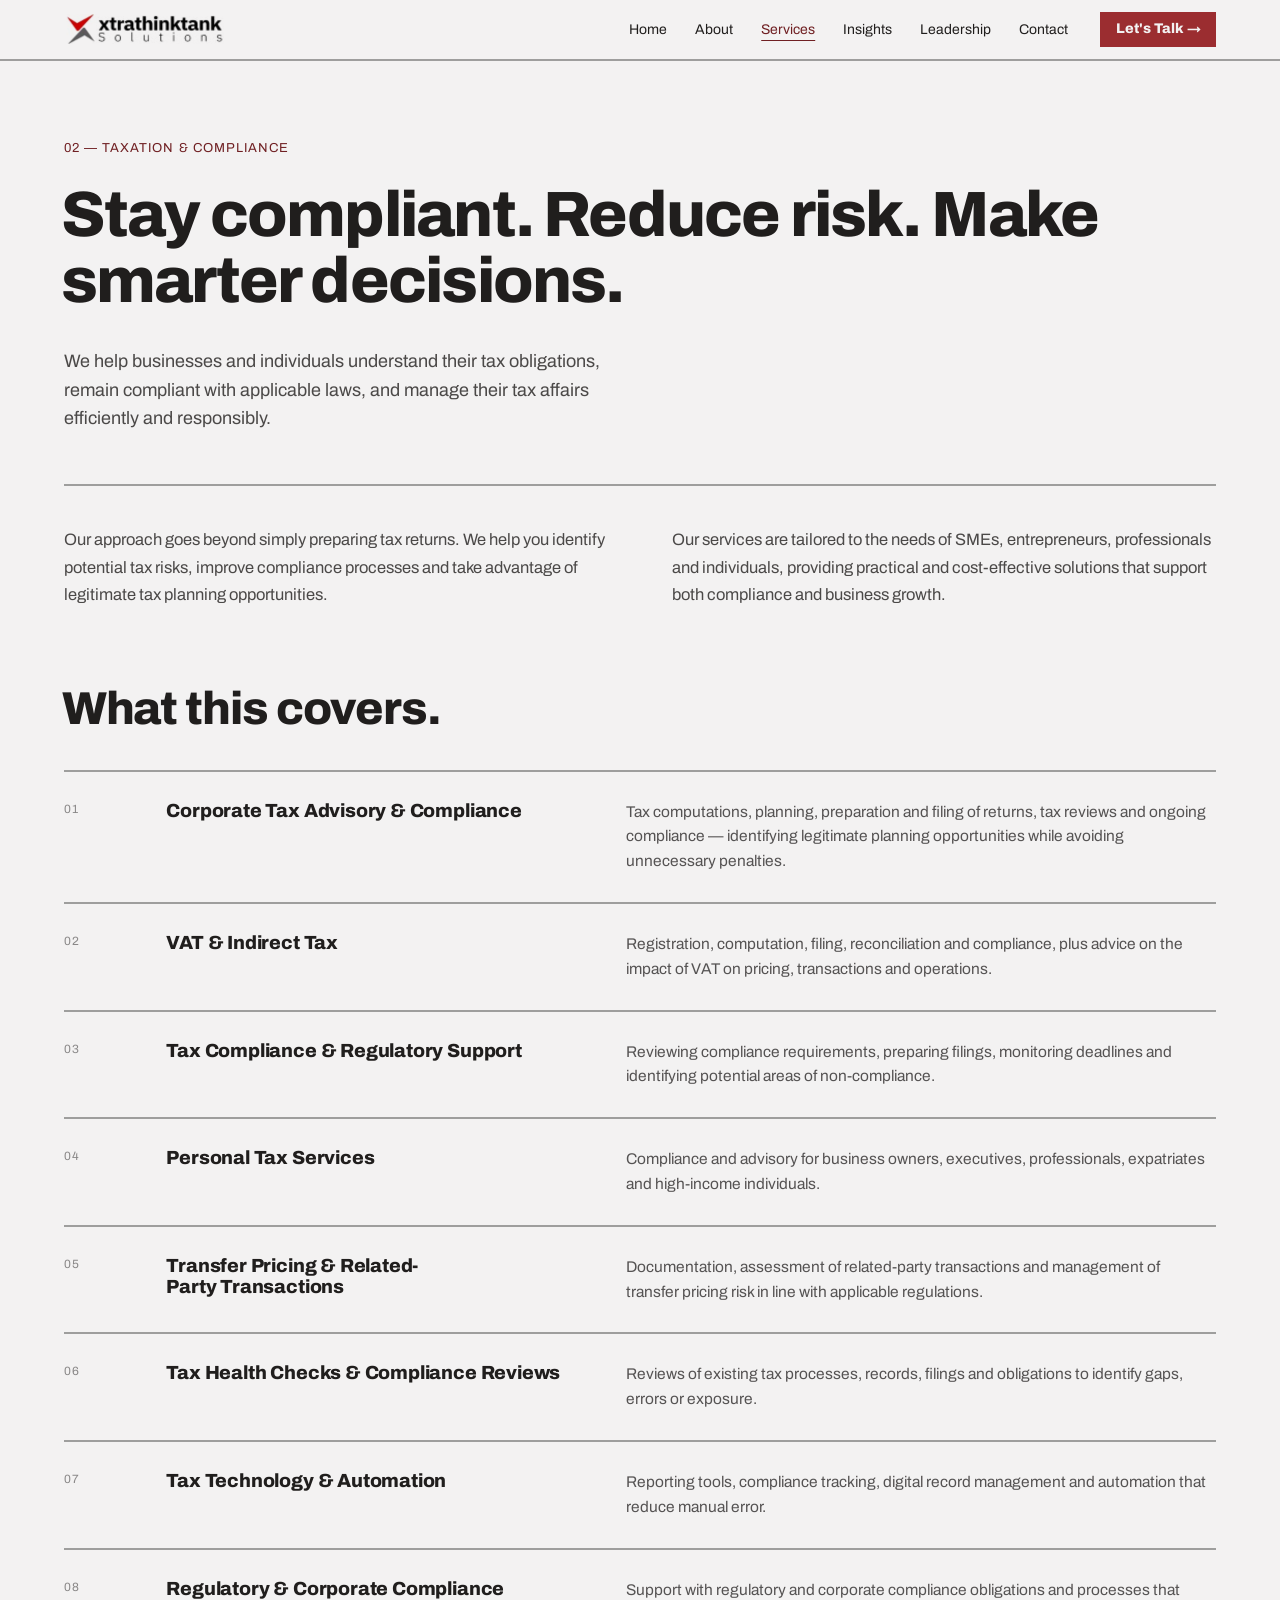
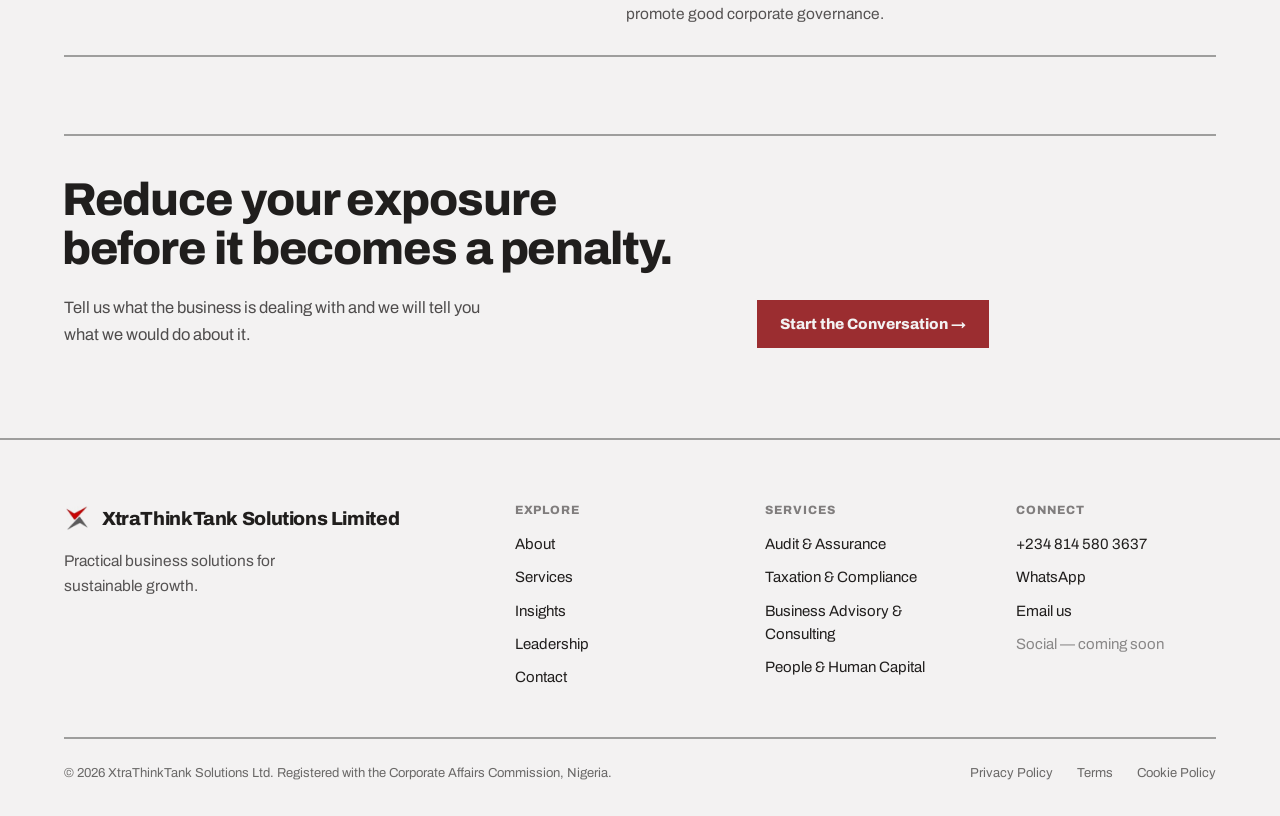
<file: tax.html>
<!DOCTYPE html>
<html lang="en">
<head>
<meta charset="utf-8">
<meta name="viewport" content="width=device-width, initial-scale=1">
<title>Taxation &amp; Compliance | XtraThinkTank Solutions Limited</title>
<link rel="stylesheet" href="assets/css/styles.css">
<script src="assets/js/style-hooks.js" defer></script>
<style>
  body { margin: 0; text-wrap: pretty; }
  a { color: var(--color-text); }
  a:hover { color: var(--color-accent-700); }
  [data-r]{min-width:0}
  @media (max-width:900px){
    [data-r="split"],[data-r="form"],[data-r="2col"],[data-r="3col"],[data-r="svc"],[data-r="cap"],[data-r="footer"]{grid-template-columns:minmax(0,1fr)!important}
    [data-r="2col"]>*,[data-r="3col"]>*{border-right:0!important;padding-left:0!important;padding-right:0!important;border-bottom:2px solid var(--color-divider)}
    [data-r="cap"]{gap:8px!important}
  }
</style>
</head>
<body>
<div style="background:var(--color-bg);color:var(--color-text);font-family:var(--font-body);overflow-x:clip">
<a href="#main" style="position:absolute;left:-9999px;top:0;background:var(--color-accent);color:var(--color-bg);padding:12px 16px;z-index:100" style-focus="left:0">Skip to content</a>
<nav class="nav" style="position:sticky;top:0;z-index:50;background:var(--color-bg);padding-left:clamp(24px,5vw,72px);padding-right:clamp(24px,5vw,72px);gap:32px">
  <a class="nav-brand" href="index.html" style="margin-right:auto;display:flex;align-items:center;text-decoration:none"><img src="assets/img/brand-logo.png" alt="XtraThinkTank Solutions Limited" style="height:30px;width:auto;display:block"></a>
  <div style="display:flex;align-items:center;gap:28px" data-xtt-navlinks>
    <a href="index.html">Home</a>
    <a href="about.html">About</a>
    <a href="services.html" style="color:var(--color-accent-700);text-decoration:underline;text-underline-offset:6px">Services</a>
    <a href="insights.html">Insights</a>
    <a href="leadership.html">Leadership</a>
    <a href="contact.html">Contact</a>
  </div>
  <a data-xtt-navcta class="btn btn-primary" href="contact.html" style="text-decoration:none;color:var(--color-bg)">Let's Talk →</a>
  <button type="button" data-xtt-menubtn class="btn btn-secondary" aria-expanded="false" aria-controls="ip-menu" style="padding:10px 16px;font-size:14px">Menu</button>
</nav>
<div id="ip-menu" data-xtt-menu style="display:none;position:sticky;top:0;z-index:49;background:var(--color-bg);border-bottom:2px solid var(--color-divider)">
  <a href="index.html" style="display:block;padding:18px clamp(24px,5vw,72px);font-family:var(--font-heading);font-weight:800;font-size:19px;color:inherit;text-decoration:none;border-top:2px solid var(--color-divider)" style-hover="color:var(--color-accent)">Home</a>
  <a href="about.html" style="display:block;padding:18px clamp(24px,5vw,72px);font-family:var(--font-heading);font-weight:800;font-size:19px;color:inherit;text-decoration:none;border-top:2px solid var(--color-divider)" style-hover="color:var(--color-accent)">About</a>
  <a href="services.html" style="display:block;padding:18px clamp(24px,5vw,72px);font-family:var(--font-heading);font-weight:800;font-size:19px;color:inherit;text-decoration:none;border-top:2px solid var(--color-divider)" style-hover="color:var(--color-accent)">Services</a>
  <a href="insights.html" style="display:block;padding:18px clamp(24px,5vw,72px);font-family:var(--font-heading);font-weight:800;font-size:19px;color:inherit;text-decoration:none;border-top:2px solid var(--color-divider)" style-hover="color:var(--color-accent)">Insights</a>
  <a href="leadership.html" style="display:block;padding:18px clamp(24px,5vw,72px);font-family:var(--font-heading);font-weight:800;font-size:19px;color:inherit;text-decoration:none;border-top:2px solid var(--color-divider)" style-hover="color:var(--color-accent)">Leadership</a>
  <a href="contact.html" style="display:block;padding:18px clamp(24px,5vw,72px);font-family:var(--font-heading);font-weight:800;font-size:19px;color:inherit;text-decoration:none;border-top:2px solid var(--color-divider)" style-hover="color:var(--color-accent)">Contact</a>
  <div style="padding:20px clamp(24px,5vw,72px) 24px;border-top:2px solid var(--color-divider)"><a class="btn btn-primary" href="contact.html" style="text-decoration:none;color:var(--color-bg);width:100%;justify-content:flex-start;padding:16px">Let's Talk →</a></div>
</div>
<main id="main">

  <section style="padding:clamp(48px,6vw,88px) clamp(24px,5vw,72px) clamp(40px,4vw,64px)">
    <div style="max-width:1360px;margin:0 auto">
      <span style="display:block;font-size:13px;letter-spacing:0.08em;text-transform:uppercase;color:var(--color-accent-700);margin:0 0 24px">02 — Taxation &amp; Compliance</span>
      <h1 style="font-family:var(--font-heading);font-weight:800;font-size:clamp(36px,5vw,72px);line-height:1.04;letter-spacing:-0.028em;margin:0;margin-left:-0.05em">Stay compliant. Reduce risk. Make smarter decisions.</h1>
      <p style="font-size:18px;line-height:1.6;margin:32px 0 0;color:color-mix(in srgb, var(--color-text) 80%, transparent);max-width:56ch">We help businesses and individuals understand their tax obligations, remain compliant with applicable laws, and manage their tax affairs efficiently and responsibly.</p>
    </div>
  </section>

  <section style="padding:0 clamp(24px,5vw,72px) clamp(56px,6vw,96px)">
    <div data-r="split" style="max-width:1360px;margin:0 auto;display:grid;grid-template-columns:minmax(0,6fr) minmax(0,6fr);gap:clamp(32px,5vw,88px);border-top:2px solid var(--color-divider);padding-top:40px">
      <div><p style="font-size:16.5px;line-height:1.65;margin:0;color:color-mix(in srgb, var(--color-text) 80%, transparent)">Our approach goes beyond simply preparing tax returns. We help you identify potential tax risks, improve compliance processes and take advantage of legitimate tax planning opportunities.</p></div>
      <div><p style="font-size:16.5px;line-height:1.65;margin:0;color:color-mix(in srgb, var(--color-text) 80%, transparent)">Our services are tailored to the needs of SMEs, entrepreneurs, professionals and individuals, providing practical and cost-effective solutions that support both compliance and business growth.</p></div>
    </div>
  </section>

  <section style="padding:0 clamp(24px,5vw,72px) clamp(56px,6vw,96px)">
    <div style="max-width:1360px;margin:0 auto">
      <div data-r="split" style="display:grid;grid-template-columns:minmax(0,7fr) minmax(0,5fr);gap:clamp(24px,4vw,64px);align-items:end;padding-bottom:36px">
        <h2 style="font-family:var(--font-heading);font-weight:800;font-size:clamp(28px,3.6vw,50px);line-height:1.06;letter-spacing:-0.024em;margin:0;margin-left:-0.05em">What this covers.</h2>
        <span></span>
      </div>
      <div style="border-top:2px solid var(--color-divider)">
        <div data-r="cap" style="display:grid;grid-template-columns:64px minmax(0,5fr) minmax(0,7fr);gap:clamp(16px,3vw,48px);padding:28px 0;border-bottom:2px solid var(--color-divider)"><span style="font-size:12px;letter-spacing:0.08em;color:color-mix(in srgb, var(--color-text) 50%, transparent)">01</span><h3 style="font-family:var(--font-heading);font-weight:800;font-size:19px;letter-spacing:-0.01em;margin:0">Corporate Tax Advisory &amp; Compliance</h3><p style="font-size:15.5px;line-height:1.6;margin:0;color:color-mix(in srgb, var(--color-text) 75%, transparent)">Tax computations, planning, preparation and filing of returns, tax reviews and ongoing compliance — identifying legitimate planning opportunities while avoiding unnecessary penalties.</p></div>
        <div data-r="cap" style="display:grid;grid-template-columns:64px minmax(0,5fr) minmax(0,7fr);gap:clamp(16px,3vw,48px);padding:28px 0;border-bottom:2px solid var(--color-divider)"><span style="font-size:12px;letter-spacing:0.08em;color:color-mix(in srgb, var(--color-text) 50%, transparent)">02</span><h3 style="font-family:var(--font-heading);font-weight:800;font-size:19px;letter-spacing:-0.01em;margin:0">VAT &amp; Indirect Tax</h3><p style="font-size:15.5px;line-height:1.6;margin:0;color:color-mix(in srgb, var(--color-text) 75%, transparent)">Registration, computation, filing, reconciliation and compliance, plus advice on the impact of VAT on pricing, transactions and operations.</p></div>
        <div data-r="cap" style="display:grid;grid-template-columns:64px minmax(0,5fr) minmax(0,7fr);gap:clamp(16px,3vw,48px);padding:28px 0;border-bottom:2px solid var(--color-divider)"><span style="font-size:12px;letter-spacing:0.08em;color:color-mix(in srgb, var(--color-text) 50%, transparent)">03</span><h3 style="font-family:var(--font-heading);font-weight:800;font-size:19px;letter-spacing:-0.01em;margin:0">Tax Compliance &amp; Regulatory Support</h3><p style="font-size:15.5px;line-height:1.6;margin:0;color:color-mix(in srgb, var(--color-text) 75%, transparent)">Reviewing compliance requirements, preparing filings, monitoring deadlines and identifying potential areas of non-compliance.</p></div>
        <div data-r="cap" style="display:grid;grid-template-columns:64px minmax(0,5fr) minmax(0,7fr);gap:clamp(16px,3vw,48px);padding:28px 0;border-bottom:2px solid var(--color-divider)"><span style="font-size:12px;letter-spacing:0.08em;color:color-mix(in srgb, var(--color-text) 50%, transparent)">04</span><h3 style="font-family:var(--font-heading);font-weight:800;font-size:19px;letter-spacing:-0.01em;margin:0">Personal Tax Services</h3><p style="font-size:15.5px;line-height:1.6;margin:0;color:color-mix(in srgb, var(--color-text) 75%, transparent)">Compliance and advisory for business owners, executives, professionals, expatriates and high-income individuals.</p></div>
        <div data-r="cap" style="display:grid;grid-template-columns:64px minmax(0,5fr) minmax(0,7fr);gap:clamp(16px,3vw,48px);padding:28px 0;border-bottom:2px solid var(--color-divider)"><span style="font-size:12px;letter-spacing:0.08em;color:color-mix(in srgb, var(--color-text) 50%, transparent)">05</span><h3 style="font-family:var(--font-heading);font-weight:800;font-size:19px;letter-spacing:-0.01em;margin:0">Transfer Pricing &amp; Related-Party Transactions</h3><p style="font-size:15.5px;line-height:1.6;margin:0;color:color-mix(in srgb, var(--color-text) 75%, transparent)">Documentation, assessment of related-party transactions and management of transfer pricing risk in line with applicable regulations.</p></div>
        <div data-r="cap" style="display:grid;grid-template-columns:64px minmax(0,5fr) minmax(0,7fr);gap:clamp(16px,3vw,48px);padding:28px 0;border-bottom:2px solid var(--color-divider)"><span style="font-size:12px;letter-spacing:0.08em;color:color-mix(in srgb, var(--color-text) 50%, transparent)">06</span><h3 style="font-family:var(--font-heading);font-weight:800;font-size:19px;letter-spacing:-0.01em;margin:0">Tax Health Checks &amp; Compliance Reviews</h3><p style="font-size:15.5px;line-height:1.6;margin:0;color:color-mix(in srgb, var(--color-text) 75%, transparent)">Reviews of existing tax processes, records, filings and obligations to identify gaps, errors or exposure.</p></div>
        <div data-r="cap" style="display:grid;grid-template-columns:64px minmax(0,5fr) minmax(0,7fr);gap:clamp(16px,3vw,48px);padding:28px 0;border-bottom:2px solid var(--color-divider)"><span style="font-size:12px;letter-spacing:0.08em;color:color-mix(in srgb, var(--color-text) 50%, transparent)">07</span><h3 style="font-family:var(--font-heading);font-weight:800;font-size:19px;letter-spacing:-0.01em;margin:0">Tax Technology &amp; Automation</h3><p style="font-size:15.5px;line-height:1.6;margin:0;color:color-mix(in srgb, var(--color-text) 75%, transparent)">Reporting tools, compliance tracking, digital record management and automation that reduce manual error.</p></div>
        <div data-r="cap" style="display:grid;grid-template-columns:64px minmax(0,5fr) minmax(0,7fr);gap:clamp(16px,3vw,48px);padding:28px 0;border-bottom:2px solid var(--color-divider)"><span style="font-size:12px;letter-spacing:0.08em;color:color-mix(in srgb, var(--color-text) 50%, transparent)">08</span><h3 style="font-family:var(--font-heading);font-weight:800;font-size:19px;letter-spacing:-0.01em;margin:0">Regulatory &amp; Corporate Compliance</h3><p style="font-size:15.5px;line-height:1.6;margin:0;color:color-mix(in srgb, var(--color-text) 75%, transparent)">Support with regulatory and corporate compliance obligations and processes that promote good corporate governance.</p></div>
      </div>
    </div>
  </section>

  <section style="padding:0 clamp(24px,5vw,72px) clamp(64px,7vw,104px)">
    <div data-r="split" style="max-width:1360px;margin:0 auto;display:grid;grid-template-columns:minmax(0,7fr) minmax(0,5fr);gap:clamp(24px,4vw,64px);align-items:end;border-top:2px solid var(--color-divider);padding-top:40px">
      <div>
        <h2 style="font-family:var(--font-heading);font-weight:800;font-size:clamp(28px,3.6vw,50px);line-height:1.06;letter-spacing:-0.024em;margin:0;margin-left:-0.05em">Reduce your exposure before it becomes a penalty.</h2>
        <p style="font-size:16.5px;line-height:1.65;margin:20px 0 0;max-width:48ch;color:color-mix(in srgb, var(--color-text) 78%, transparent)">Tell us what the business is dealing with and we will tell you what we would do about it.</p>
      </div>
      <div><a class="btn btn-primary" href="https://wa.me/2348145803637?text=Hi%2C%20I%27d%20like%20to%20talk%20about%20Taxation%20%26%20Compliance." target="_blank" rel="noopener" style="text-decoration:none;color:var(--color-bg);padding:14px 22px;font-size:15px">Start the Conversation →</a></div>
    </div>
  </section>

</main>
<footer style="border-top:2px solid var(--color-divider);padding:clamp(48px,5vw,80px) clamp(24px,5vw,72px) 32px">
  <div style="max-width:1360px;margin:0 auto">
    <div data-r="footer" style="display:grid;grid-template-columns:minmax(0,4fr) repeat(3,minmax(0,2fr));gap:clamp(24px,4vw,64px)">
      <div><span style="font-family:var(--font-heading);font-weight:800;font-size:19px;letter-spacing:-0.02em;display:flex;align-items:center;gap:12px;margin-bottom:16px"><img src="assets/img/brand-icon.png" alt="" style="width:26px;height:26px;display:block">XtraThinkTank Solutions Limited</span><p style="font-size:15.5px;line-height:1.6;margin:0;max-width:34ch;color:color-mix(in srgb, var(--color-text) 75%, transparent)">Practical business solutions for sustainable growth.</p></div>
      <div><h3 style="font-size:12px;letter-spacing:0.08em;text-transform:uppercase;margin:0 0 16px;color:color-mix(in srgb, var(--color-text) 55%, transparent)">Explore</h3><div style="display:flex;flex-direction:column;gap:10px;font-size:15px"><a href="about.html" style="color:inherit;text-decoration:none" style-hover="color:var(--color-accent-700)">About</a><a href="services.html" style="color:inherit;text-decoration:none" style-hover="color:var(--color-accent-700)">Services</a><a href="insights.html" style="color:inherit;text-decoration:none" style-hover="color:var(--color-accent-700)">Insights</a><a href="leadership.html" style="color:inherit;text-decoration:none" style-hover="color:var(--color-accent-700)">Leadership</a><a href="contact.html" style="color:inherit;text-decoration:none" style-hover="color:var(--color-accent-700)">Contact</a></div></div>
      <div><h3 style="font-size:12px;letter-spacing:0.08em;text-transform:uppercase;margin:0 0 16px;color:color-mix(in srgb, var(--color-text) 55%, transparent)">Services</h3><div style="display:flex;flex-direction:column;gap:10px;font-size:15px"><a href="audit.html" style="color:inherit;text-decoration:none" style-hover="color:var(--color-accent-700)">Audit &amp; Assurance</a><a href="tax.html" style="color:inherit;text-decoration:none" style-hover="color:var(--color-accent-700)">Taxation &amp; Compliance</a><a href="advisory.html" style="color:inherit;text-decoration:none" style-hover="color:var(--color-accent-700)">Business Advisory &amp; Consulting</a><a href="people.html" style="color:inherit;text-decoration:none" style-hover="color:var(--color-accent-700)">People &amp; Human Capital</a></div></div>
      <div><h3 style="font-size:12px;letter-spacing:0.08em;text-transform:uppercase;margin:0 0 16px;color:color-mix(in srgb, var(--color-text) 55%, transparent)">Connect</h3><div style="display:flex;flex-direction:column;gap:10px;font-size:15px"><a href="tel:+2348145803637" style="color:inherit;text-decoration:none" style-hover="color:var(--color-accent-700)">+234 814 580 3637</a><a href="https://wa.me/2348145803637" style="color:inherit;text-decoration:none" style-hover="color:var(--color-accent-700)">WhatsApp</a><a href="mailto:xtrathinktanksolutionsltd@gmail.com" style="color:inherit;text-decoration:none" style-hover="color:var(--color-accent-700)">Email us</a><span style="color:color-mix(in srgb, var(--color-text) 50%, transparent)">Social — coming soon</span></div></div>
    </div>
    <div style="border-top:2px solid var(--color-divider);margin-top:48px;padding-top:24px;display:flex;flex-wrap:wrap;gap:24px;justify-content:space-between;font-size:13px;color:color-mix(in srgb, var(--color-text) 65%, transparent)">
      <span>© 2026 XtraThinkTank Solutions Ltd. Registered with the Corporate Affairs Commission, Nigeria.</span>
      <span style="display:flex;gap:24px;flex-wrap:wrap"><a href="contact.html" style="color:inherit;text-decoration:none" style-hover="color:var(--color-accent-700)">Privacy Policy</a><a href="contact.html" style="color:inherit;text-decoration:none" style-hover="color:var(--color-accent-700)">Terms</a><a href="contact.html" style="color:inherit;text-decoration:none" style-hover="color:var(--color-accent-700)">Cookie Policy</a></span>
    </div>
  </div>
</footer>
<a data-xtt-stickycta href="contact.html" class="btn btn-primary" style="display:none;position:fixed;left:16px;right:16px;bottom:16px;z-index:60;padding:16px;font-size:16px;justify-content:flex-start;text-decoration:none;color:var(--color-bg);box-shadow:var(--shadow-lg)">Talk to Us →</a>
</div>
<script>
document.addEventListener('DOMContentLoaded', function () {
  var narrow = function () { return window.innerWidth < 900; };
  var cta = document.querySelector('[data-xtt-stickycta]');
  var navlinks = document.querySelector('[data-xtt-navlinks]');
  var navcta = document.querySelector('[data-xtt-navcta]');
  var menuBtn = document.querySelector('[data-xtt-menubtn]');
  var menu = document.querySelector('[data-xtt-menu]');
  var setMenu = function (open) {
    if (!menu || !menuBtn) return;
    menu.style.display = open ? 'block' : 'none';
    menuBtn.setAttribute('aria-expanded', open ? 'true' : 'false');
    menuBtn.textContent = open ? 'Close' : 'Menu';
  };
  if (menuBtn) menuBtn.addEventListener('click', function () { setMenu(menuBtn.getAttribute('aria-expanded') !== 'true'); });
  if (menu) menu.querySelectorAll('a').forEach(function (a) { a.addEventListener('click', function () { setMenu(false); }); });
  var applyResponsive = function () {
    var n = narrow();
    if (cta) cta.style.display = n ? 'inline-flex' : 'none';
    if (navlinks) navlinks.style.display = n ? 'none' : 'flex';
    if (navcta) navcta.style.display = n ? 'none' : 'inline-flex';
    if (menuBtn) menuBtn.style.display = n ? 'inline-flex' : 'none';
    if (!n) setMenu(false);
  };
  applyResponsive();
  window.addEventListener('resize', applyResponsive);
});
</script>
</body>
</html>
</file>
<file: assets/css/styles.css>
/* Modernist — design-system tokens and component classes. This file is the source of truth for the system's look; retune it here and see readme.md. */
@import url('https://fonts.googleapis.com/css2?family=Archivo:ital,wght@0,300;0,400;0,600;0,800;1,300;1,400&display=swap');
@import url('https://fonts.googleapis.com/css2?family=Playfair+Display:ital,wght@0,700;1,700&display=swap');

:root {
  --color-bg: #f3f2f2;
  --color-surface: #eae9e9;
  --color-text: #201e1d;
  --color-accent: #9B2D30;
  --color-accent-2: #9B2D30;
  --color-divider: color-mix(in srgb, #201e1d 40%, transparent);

  /* Tonal ramps — generated in OKLCH on one shared lightness scale, so the
     same step of any role matches the others in visual value. */
  --color-neutral-100: #f8f4f4;
  --color-neutral-200: #eae7e7;
  --color-neutral-300: #d7d3d3;
  --color-neutral-400: #bab6b6;
  --color-neutral-500: #9b9797;
  --color-neutral-600: #7d7979;
  --color-neutral-700: #605d5d;
  --color-neutral-800: #444141;
  --color-neutral-900: #2d2b2b;

  --color-accent-100: #F7EEEE;
  --color-accent-200: #EDD9DA;
  --color-accent-300: #DFBCBD;
  --color-accent-400: #C88C8D;
  --color-accent-500: #9B2D30;
  --color-accent-600: #88282A;
  --color-accent-700: #702023;
  --color-accent-800: #55191A;
  --color-accent-900: #3B1112;

  --color-accent-2-100: #F7EEEE;
  --color-accent-2-200: #EDD9DA;
  --color-accent-2-300: #DFBCBD;
  --color-accent-2-400: #C88C8D;
  --color-accent-2-500: #9B2D30;
  --color-accent-2-600: #88282A;
  --color-accent-2-700: #702023;
  --color-accent-2-800: #55191A;
  --color-accent-2-900: #3B1112;

  --font-heading: "Archivo", system-ui, sans-serif;
  --font-heading-weight: 800;
  --font-body: "Archivo", system-ui, sans-serif;

  --space-1: 4.0px;
  --space-2: 8.0px;
  --space-3: 12.0px;
  --space-4: 16.0px;
  --space-6: 24.0px;
  --space-8: 32.0px;

  --radius-sm: 0px;
  --radius-md: 0px;
  --radius-lg: 0px;

  /* Elevation — derived from the ground: soft ink-tinted shadows on a
     light theme, a hairline edge + ambient darkness on a dark one. */
  --shadow-sm: 0 1px 2px color-mix(in srgb, #2d2b2b 14%, transparent);
  --shadow-md: 0 3px 10px color-mix(in srgb, #2d2b2b 16%, transparent);
  --shadow-lg: 0 12px 32px color-mix(in srgb, #2d2b2b 22%, transparent);
}

body {
  background: var(--color-bg);
  color: var(--color-text);
  font-family: var(--font-body);
}
h1, h2, h3, h4 { font-family: var(--font-heading); font-weight: var(--font-heading-weight); }

.grayscale{filter:grayscale(1) contrast(1.08)}

/* ══════════════════════════════════════════════════════════════════════════
   Components — built with the tokens above. Plain CSS
   on plain HTML: no JavaScript, no build step. Each class is documented in
   readme.md and demonstrated in foundations/ and components/.
   ══════════════════════════════════════════════════════════════════════ */

*, *::before, *::after { box-sizing: border-box; }
body { margin: 0; font-size: 15px; line-height: 1.55; font-weight: 400; }
h1, h2, h3, h4, h5, h6 {
  font-family: var(--font-heading); font-weight: var(--font-heading-weight);
  line-height: 1.12; letter-spacing: -0.015em; margin: 0 0 var(--space-2);
}
h1 { font-size: 42px; }
h2 { font-size: 32px; }
h3 { font-size: 25px; }
h4 { font-size: 20px; }
h5 { font-size: 16px; }
h6 { font-size: 13px; }
h6 { letter-spacing: 0.08em; text-transform: uppercase; }
p { margin: 0 0 var(--space-3); }
a { color: var(--color-accent); text-underline-offset: 3px; }
img { display: block; max-width: 100%; }
figure { margin: 0; }
figcaption {
  font-size: 11px; margin-top: var(--space-1);
  color: color-mix(in srgb, var(--color-text) 55%, transparent);
}
.text-muted { color: color-mix(in srgb, var(--color-text) 55%, transparent); }
:focus { outline: none; }
:focus-visible { outline: 2px solid var(--color-accent); outline-offset: 2px; }
::selection { background: color-mix(in srgb, var(--color-accent) 30%, transparent); }

/* — rules — */
.hr {
  height: 2px; border: 0; margin: var(--space-4) 0;
  background: var(--color-divider);
}

/* — buttons — */
.btn {
  display: inline-flex; align-items: center; justify-content: center; gap: 6px;
  cursor: pointer; text-decoration: none;
  font-family: var(--font-heading); font-weight: var(--font-heading-weight);
  font-size: 14px; line-height: 1.2; color: var(--color-text); /* matches the .input's 14px —
     the pair sits side by side in sign-up rows */
  background: transparent; border: 1px solid transparent;
  padding: var(--space-2) calc(var(--space-3) * 1.2);
  border-radius: var(--radius-md);
}
.btn svg { display: block; }
.btn:disabled { opacity: 0.45; cursor: not-allowed; }
.btn-primary { background: var(--color-accent); color: var(--color-bg); }
.btn-primary:hover { background: var(--color-accent-600); }
.btn-primary:active { background: var(--color-accent-700); }
.btn-secondary { border-color: var(--color-divider); }
.btn-secondary:hover { background: color-mix(in srgb, var(--color-text) 7%, transparent); }
.btn-secondary:active { background: color-mix(in srgb, var(--color-text) 14%, transparent); }
.btn-ghost { color: var(--color-accent); padding-inline: var(--space-1); }
.btn-ghost:hover { background: color-mix(in srgb, var(--color-accent) 10%, transparent); }
.btn-ghost:active { background: color-mix(in srgb, var(--color-accent) 18%, transparent); }
.btn-icon { width: 36px; height: 36px; padding: 0; }
.btn-block { width: 100%; margin-top: var(--space-2); justify-content: flex-start; text-align: left; }

/* — forms — */
.field > label {
  display: block; font-size: 12px; margin-bottom: 5px;
  color: color-mix(in srgb, var(--color-text) 70%, transparent);
}
.input {
  width: 100%; min-height: 36px; padding: 6px 10px; font: inherit;
  font-size: 14px; color: var(--color-text); caret-color: var(--color-accent);
  background: var(--color-surface);
  border: 1px solid var(--color-divider); border-radius: var(--radius-md);
}
.input:hover { border-color: color-mix(in srgb, var(--color-text) 45%, transparent); }
.input:focus-visible { border-color: var(--color-accent); outline-offset: 0; }
textarea.input { min-height: 90px; resize: vertical; }
.radio { display: inline-flex; align-items: center; gap: 8px; cursor: pointer; font-size: 14px; }
.radio input, .seg-opt input {
  position: absolute; opacity: 0; width: 0; height: 0; pointer-events: none;
}
.radio .dot {
  width: 16px; height: 16px; flex: none; border-radius: 50%;
  border: 1.5px solid var(--color-divider);
}
.radio:hover .dot { border-color: var(--color-accent); }
.radio input:checked + .dot {
  border-color: var(--color-accent); background: var(--color-accent);
  box-shadow: inset 0 0 0 4px var(--color-bg);
}
.radio input:focus-visible + .dot { outline: 2px solid var(--color-accent); outline-offset: 2px; }
.seg {
  display: inline-flex; overflow: hidden;
  border: 1px solid var(--color-divider); border-radius: var(--radius-md);
}
.seg-opt {
  display: inline-flex; align-items: center; gap: 6px;
  padding: 7px 12px; font-size: 13px; cursor: pointer;
}
.seg-opt + .seg-opt { border-left: 1px solid var(--color-divider); }
.seg-opt:has(input:checked) { background: var(--color-accent); color: var(--color-bg); }
.seg-opt:not(:has(input:checked)):hover { background: color-mix(in srgb, var(--color-text) 7%, transparent); }
.seg-opt:has(input:focus-visible) { outline: 2px solid var(--color-accent); outline-offset: -2px; }

/* — cards — */
.card {
  display: flex; flex-direction: column; gap: var(--space-2);
  padding: var(--space-3); border-radius: var(--radius-md); background: var(--color-surface);
}
.card-kicker { font-size: 10px; letter-spacing: 0.1em; text-transform: uppercase; color: var(--color-accent); }
.card-title {
  font-family: var(--font-heading); font-weight: var(--font-heading-weight);
  font-size: 17px; line-height: 1.2;
}
.card-body { margin: 0; font-size: 13px; opacity: 0.8; flex: 1; }
.card-meta {
  display: flex; align-items: center; gap: 6px; font-size: 11px;
  color: color-mix(in srgb, var(--color-text) 50%, transparent);
}
.elev-sm { box-shadow: var(--shadow-sm); }
.elev-md { box-shadow: var(--shadow-md); }
.elev-lg { box-shadow: var(--shadow-lg); }

/* — tags — */
.tag {
  display: inline-flex; align-items: center; font-size: 11px;
  letter-spacing: 0.02em; padding: 3px 10px;
  border-radius: calc(var(--radius-md) * 0.75);
}
.tag-accent { background: var(--color-accent-100); color: var(--color-accent-800); }
.tag-accent-2 { background: var(--color-accent-2-100); color: var(--color-accent-2-800); }
.tag-neutral { background: var(--color-neutral-100); color: var(--color-neutral-800); }
.tag-outline { border: 1px solid var(--color-accent); color: var(--color-accent); }

/* — navigation — */
.nav {
  display: flex; align-items: center; gap: var(--space-4);
  padding: var(--space-3) var(--space-4);
  border-bottom: 2px solid var(--color-divider);
}
.nav-brand {
  font-family: var(--font-heading); font-weight: var(--font-heading-weight);
  font-size: 18px; margin-right: auto;
}
.nav a { color: inherit; text-decoration: none; font-size: 14px; }
.nav a:hover, .nav a[aria-current='page'] { color: var(--color-accent); }

/* — tables — */
.table { width: 100%; border-collapse: collapse; font-size: 14px; }
.table th {
  text-align: left; font-size: 11px; letter-spacing: 0.08em; text-transform: uppercase;
  color: color-mix(in srgb, var(--color-text) 60%, transparent);
  padding: var(--space-2); border-bottom: 2px solid var(--color-divider);
}
.table td {
  padding: var(--space-2);
  border-bottom: 1px solid var(--color-divider);
}
.table tbody tr:hover { background: color-mix(in srgb, var(--color-text) 4%, transparent); }

/* — dialog — */
.dialog-backdrop {
  position: fixed; inset: 0; display: grid; place-items: center;
  padding: var(--space-4);
  background: color-mix(in srgb, var(--color-neutral-900) 50%, transparent);
}
.dialog {
  width: min(440px, 100%); display: flex; flex-direction: column; gap: var(--space-3);
  padding: var(--space-4); border-radius: var(--radius-lg);
  background: var(--color-surface); box-shadow: var(--shadow-lg);
}
.dialog-title {
  font-family: var(--font-heading); font-weight: var(--font-heading-weight);
  font-size: 20px;
}
.dialog-body { font-size: 14px; opacity: 0.85; }
.dialog-actions { display: flex; justify-content: flex-end; gap: var(--space-2); margin-top: var(--space-2); }


/* Responsive nav — CSS-driven so menu button appears on mobile without JS */
@media (max-width:900px) {
  [data-xtt-navlinks] { display: none !important; }
  [data-xtt-navcta]   { display: none !important; }
  [data-xtt-menubtn]  { display: inline-flex !important; }
}
@media (min-width:901px) {
  [data-xtt-menubtn]  { display: none !important; }
}
</file>
